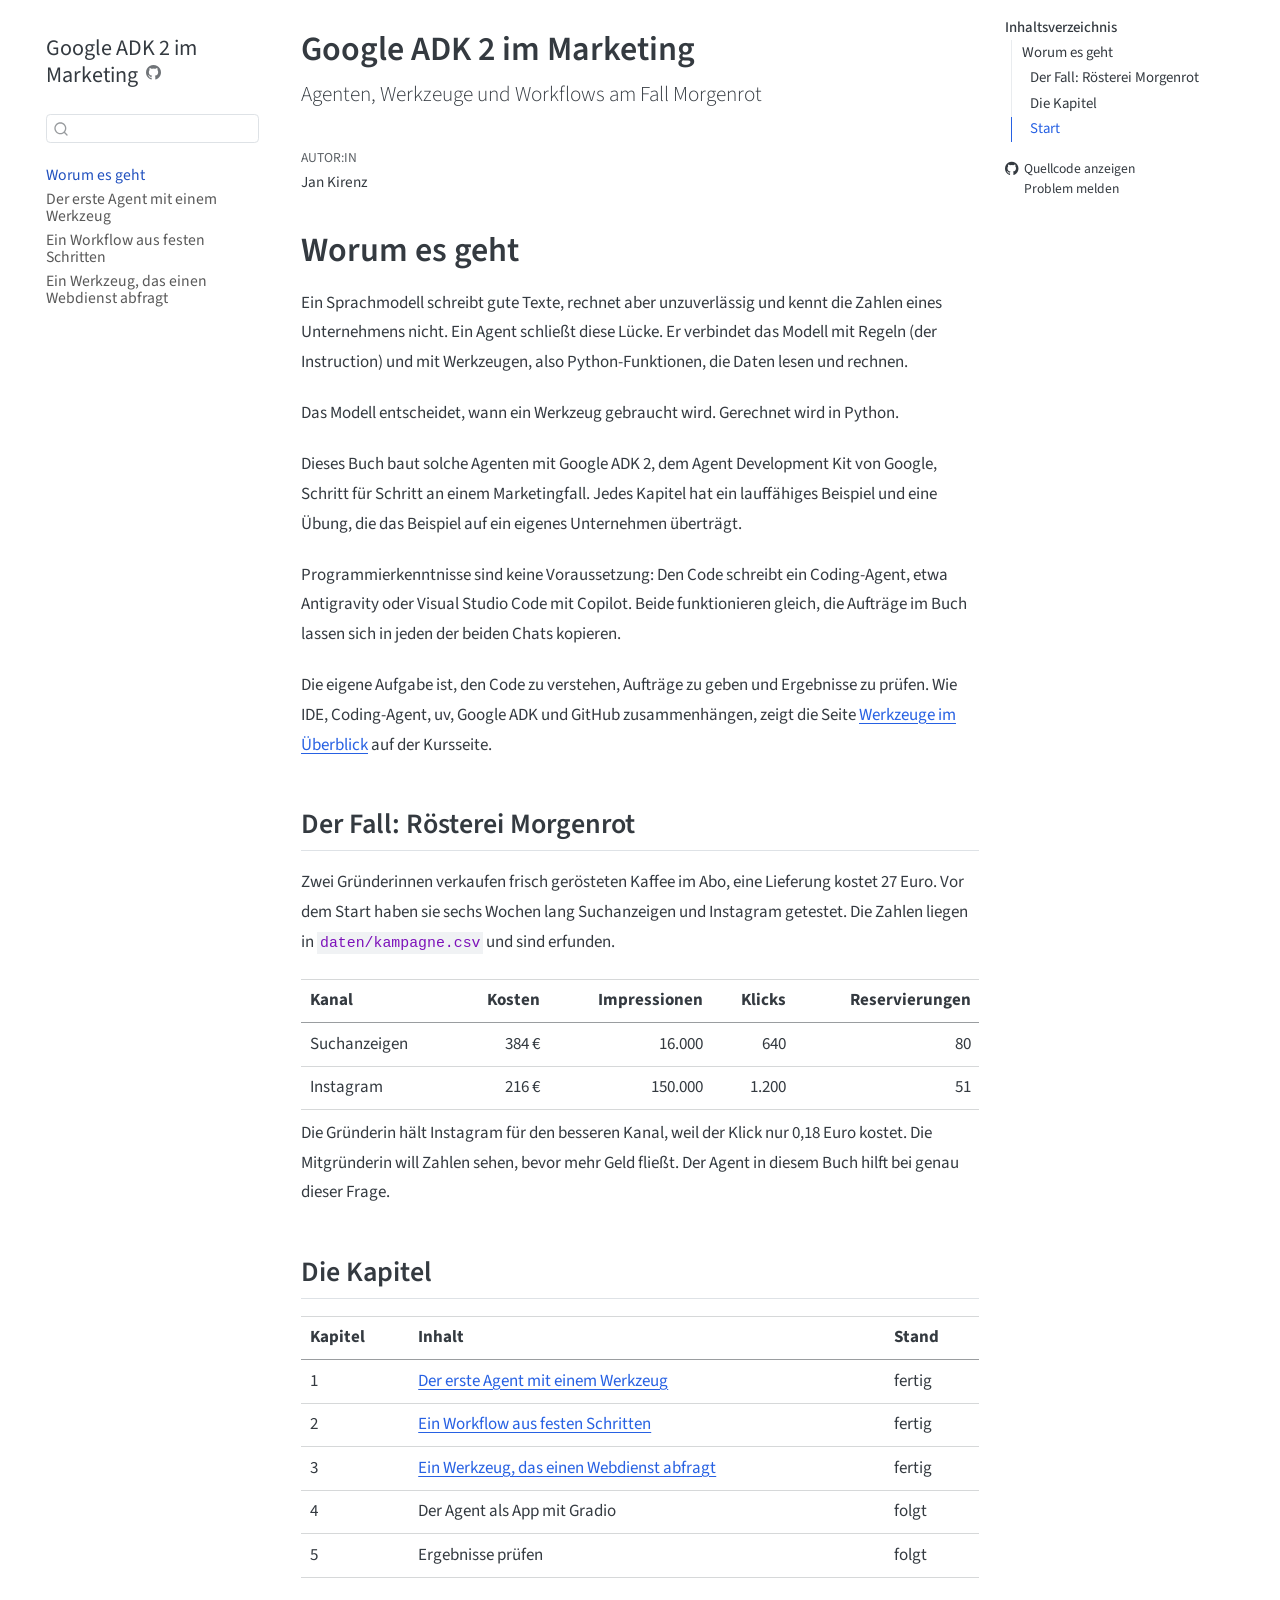
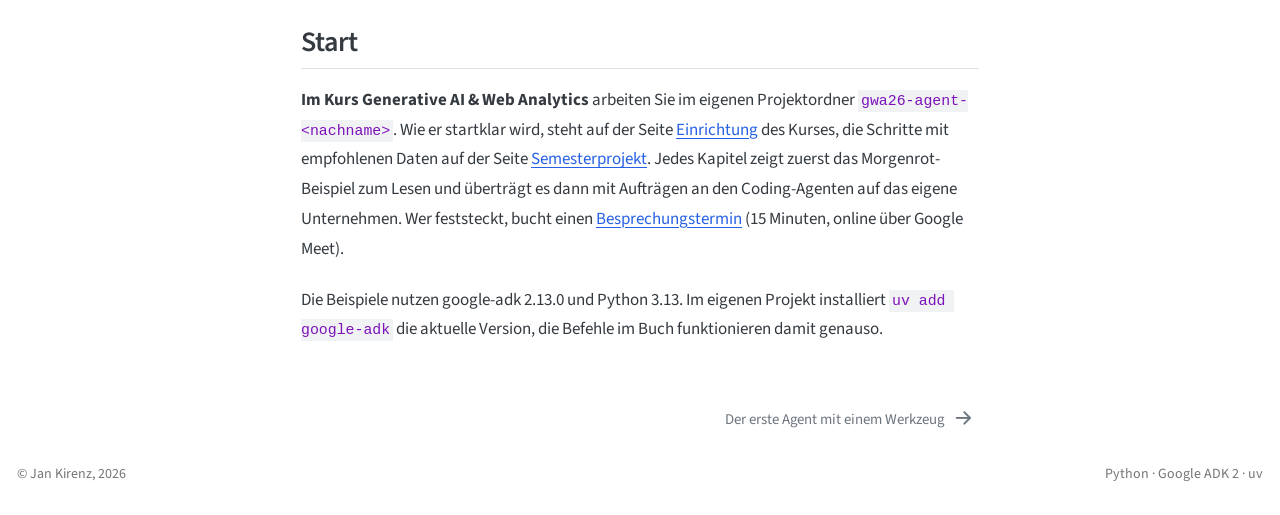
<file: index.html>
<!DOCTYPE html>
<html xmlns="http://www.w3.org/1999/xhtml" lang="de" xml:lang="de"><head>

<meta charset="utf-8">
<meta name="generator" content="quarto-1.8.27">

<meta name="viewport" content="width=device-width, initial-scale=1.0, user-scalable=yes">

<meta name="author" content="Jan Kirenz">

<title>Google ADK 2 im Marketing</title>
<style>
code{white-space: pre-wrap;}
span.smallcaps{font-variant: small-caps;}
div.columns{display: flex; gap: min(4vw, 1.5em);}
div.column{flex: auto; overflow-x: auto;}
div.hanging-indent{margin-left: 1.5em; text-indent: -1.5em;}
ul.task-list{list-style: none;}
ul.task-list li input[type="checkbox"] {
  width: 0.8em;
  margin: 0 0.8em 0.2em -1em; /* quarto-specific, see https://github.com/quarto-dev/quarto-cli/issues/4556 */ 
  vertical-align: middle;
}
</style>


<script src="site_libs/quarto-nav/quarto-nav.js"></script>
<script src="site_libs/quarto-nav/headroom.min.js"></script>
<script src="site_libs/clipboard/clipboard.min.js"></script>
<script src="site_libs/quarto-search/autocomplete.umd.js"></script>
<script src="site_libs/quarto-search/fuse.min.js"></script>
<script src="site_libs/quarto-search/quarto-search.js"></script>
<meta name="quarto:offset" content="./">
<link href="./kapitel/01-erster-agent.html" rel="next">
<script src="site_libs/quarto-html/quarto.js" type="module"></script>
<script src="site_libs/quarto-html/tabsets/tabsets.js" type="module"></script>
<script src="site_libs/quarto-html/axe/axe-check.js" type="module"></script>
<script src="site_libs/quarto-html/popper.min.js"></script>
<script src="site_libs/quarto-html/tippy.umd.min.js"></script>
<script src="site_libs/quarto-html/anchor.min.js"></script>
<link href="site_libs/quarto-html/tippy.css" rel="stylesheet">
<link href="site_libs/quarto-html/quarto-syntax-highlighting-ed96de9b727972fe78a7b5d16c58bf87.css" rel="stylesheet" id="quarto-text-highlighting-styles">
<script src="site_libs/bootstrap/bootstrap.min.js"></script>
<link href="site_libs/bootstrap/bootstrap-icons.css" rel="stylesheet">
<link href="site_libs/bootstrap/bootstrap-5ea8f22911a6df30576a2a25a24cdd7a.min.css" rel="stylesheet" append-hash="true" id="quarto-bootstrap" data-mode="light">
<script id="quarto-search-options" type="application/json">{
  "location": "sidebar",
  "copy-button": false,
  "collapse-after": 3,
  "panel-placement": "start",
  "type": "textbox",
  "limit": 50,
  "keyboard-shortcut": [
    "f",
    "/",
    "s"
  ],
  "show-item-context": false,
  "language": {
    "search-no-results-text": "Keine Treffer",
    "search-matching-documents-text": "Treffer",
    "search-copy-link-title": "Link in die Suche kopieren",
    "search-hide-matches-text": "Zusätzliche Treffer verbergen",
    "search-more-match-text": "weitere Treffer in diesem Dokument",
    "search-more-matches-text": "weitere Treffer in diesem Dokument",
    "search-clear-button-title": "Zurücksetzen",
    "search-text-placeholder": "",
    "search-detached-cancel-button-title": "Abbrechen",
    "search-submit-button-title": "Abschicken",
    "search-label": "Suchen"
  }
}</script>


<link rel="stylesheet" href="styles.css">
</head>

<body class="nav-sidebar floating quarto-light">

<div id="quarto-search-results"></div>
  <header id="quarto-header" class="headroom fixed-top">
  <nav class="quarto-secondary-nav">
    <div class="container-fluid d-flex">
      <button type="button" class="quarto-btn-toggle btn" data-bs-toggle="collapse" role="button" data-bs-target=".quarto-sidebar-collapse-item" aria-controls="quarto-sidebar" aria-expanded="false" aria-label="Seitenleiste umschalten" onclick="if (window.quartoToggleHeadroom) { window.quartoToggleHeadroom(); }">
        <i class="bi bi-layout-text-sidebar-reverse"></i>
      </button>
        <nav class="quarto-page-breadcrumbs" aria-label="breadcrumb"><ol class="breadcrumb"><li class="breadcrumb-item"><a href="./index.html">Worum es geht</a></li></ol></nav>
        <a class="flex-grow-1" role="navigation" data-bs-toggle="collapse" data-bs-target=".quarto-sidebar-collapse-item" aria-controls="quarto-sidebar" aria-expanded="false" aria-label="Seitenleiste umschalten" onclick="if (window.quartoToggleHeadroom) { window.quartoToggleHeadroom(); }">      
        </a>
      <button type="button" class="btn quarto-search-button" aria-label="Suchen" onclick="window.quartoOpenSearch();">
        <i class="bi bi-search"></i>
      </button>
    </div>
  </nav>
</header>
<!-- content -->
<div id="quarto-content" class="quarto-container page-columns page-rows-contents page-layout-article">
<!-- sidebar -->
  <nav id="quarto-sidebar" class="sidebar collapse collapse-horizontal quarto-sidebar-collapse-item sidebar-navigation floating overflow-auto">
    <div class="pt-lg-2 mt-2 text-left sidebar-header">
    <div class="sidebar-title mb-0 py-0">
      <a href="./">Google ADK 2 im Marketing</a> 
        <div class="sidebar-tools-main">
    <a href="https://github.com/kirenz/google-adk-2-marketing" title="Quellcode" class="quarto-navigation-tool px-1" aria-label="Quellcode"><i class="bi bi-github"></i></a>
</div>
    </div>
      </div>
        <div class="mt-2 flex-shrink-0 align-items-center">
        <div class="sidebar-search">
        <div id="quarto-search" class="" title="Suchen"></div>
        </div>
        </div>
    <div class="sidebar-menu-container"> 
    <ul class="list-unstyled mt-1">
        <li class="sidebar-item">
  <div class="sidebar-item-container"> 
  <a href="./index.html" class="sidebar-item-text sidebar-link active">
 <span class="menu-text">Worum es geht</span></a>
  </div>
</li>
        <li class="sidebar-item">
  <div class="sidebar-item-container"> 
  <a href="./kapitel/01-erster-agent.html" class="sidebar-item-text sidebar-link"><span class="chapter-title">Der erste Agent mit einem Werkzeug</span></a>
  </div>
</li>
        <li class="sidebar-item">
  <div class="sidebar-item-container"> 
  <a href="./kapitel/02-workflow.html" class="sidebar-item-text sidebar-link"><span class="chapter-title">Ein Workflow aus festen Schritten</span></a>
  </div>
</li>
        <li class="sidebar-item">
  <div class="sidebar-item-container"> 
  <a href="./kapitel/03-webdienst.html" class="sidebar-item-text sidebar-link"><span class="chapter-title">Ein Werkzeug, das einen Webdienst abfragt</span></a>
  </div>
</li>
    </ul>
    </div>
</nav>
<div id="quarto-sidebar-glass" class="quarto-sidebar-collapse-item" data-bs-toggle="collapse" data-bs-target=".quarto-sidebar-collapse-item"></div>
<!-- margin-sidebar -->
    <div id="quarto-margin-sidebar" class="sidebar margin-sidebar">
        <nav id="TOC" role="doc-toc" class="toc-active">
    <h2 id="toc-title">Inhaltsverzeichnis</h2>
   
  <ul>
  <li><a href="#worum-es-geht" id="toc-worum-es-geht" class="nav-link active" data-scroll-target="#worum-es-geht">Worum es geht</a>
  <ul class="collapse">
  <li><a href="#der-fall-rösterei-morgenrot" id="toc-der-fall-rösterei-morgenrot" class="nav-link" data-scroll-target="#der-fall-rösterei-morgenrot">Der Fall: Rösterei Morgenrot</a></li>
  <li><a href="#die-kapitel" id="toc-die-kapitel" class="nav-link" data-scroll-target="#die-kapitel">Die Kapitel</a></li>
  <li><a href="#start" id="toc-start" class="nav-link" data-scroll-target="#start">Start</a></li>
  </ul></li>
  </ul>
<div class="toc-actions"><ul><li><a href="https://github.com/kirenz/google-adk-2-marketing/blob/main/index.qmd" class="toc-action"><i class="bi bi-github"></i>Quellcode anzeigen</a></li><li><a href="https://github.com/kirenz/google-adk-2-marketing/issues/new" class="toc-action"><i class="bi empty"></i>Problem melden</a></li></ul></div></nav>
    </div>
<!-- main -->
<main class="content" id="quarto-document-content">

<header id="title-block-header" class="quarto-title-block default">
<div class="quarto-title">
<h1 class="title">Google ADK 2 im Marketing</h1>
<p class="subtitle lead">Agenten, Werkzeuge und Workflows am Fall Morgenrot</p>
</div>



<div class="quarto-title-meta">

    <div>
    <div class="quarto-title-meta-heading">Autor:in</div>
    <div class="quarto-title-meta-contents">
             <p>Jan Kirenz </p>
          </div>
  </div>
    
  
    
  </div>
  


</header>


<section id="worum-es-geht" class="level1 unnumbered">
<h1 class="unnumbered">Worum es geht</h1>
<p>Ein Sprachmodell schreibt gute Texte, rechnet aber unzuverlässig und kennt die Zahlen eines Unternehmens nicht. Ein Agent schließt diese Lücke. Er verbindet das Modell mit Regeln (der Instruction) und mit Werkzeugen, also Python-Funktionen, die Daten lesen und rechnen.</p>
<p>Das Modell entscheidet, wann ein Werkzeug gebraucht wird. Gerechnet wird in Python.</p>
<p>Dieses Buch baut solche Agenten mit Google ADK 2, dem Agent Development Kit von Google, Schritt für Schritt an einem Marketingfall. Jedes Kapitel hat ein lauffähiges Beispiel und eine Übung, die das Beispiel auf ein eigenes Unternehmen überträgt.</p>
<p>Programmierkenntnisse sind keine Voraussetzung: Den Code schreibt ein Coding-Agent, etwa Antigravity oder Visual Studio Code mit Copilot. Beide funktionieren gleich, die Aufträge im Buch lassen sich in jeden der beiden Chats kopieren.</p>
<p>Die eigene Aufgabe ist, den Code zu verstehen, Aufträge zu geben und Ergebnisse zu prüfen. Wie IDE, Coding-Agent, uv, Google ADK und GitHub zusammenhängen, zeigt die Seite <a href="https://kirenz.github.io/genai-web-analytics-ws2627/bausteine.html">Werkzeuge im Überblick</a> auf der Kursseite.</p>
<section id="der-fall-rösterei-morgenrot" class="level2">
<h2 class="anchored" data-anchor-id="der-fall-rösterei-morgenrot">Der Fall: Rösterei Morgenrot</h2>
<p>Zwei Gründerinnen verkaufen frisch gerösteten Kaffee im Abo, eine Lieferung kostet 27 Euro. Vor dem Start haben sie sechs Wochen lang Suchanzeigen und Instagram getestet. Die Zahlen liegen in <code>daten/kampagne.csv</code> und sind erfunden.</p>
<table class="caption-top table">
<thead>
<tr class="header">
<th>Kanal</th>
<th style="text-align: right;">Kosten</th>
<th style="text-align: right;">Impressionen</th>
<th style="text-align: right;">Klicks</th>
<th style="text-align: right;">Reservierungen</th>
</tr>
</thead>
<tbody>
<tr class="odd">
<td>Suchanzeigen</td>
<td style="text-align: right;">384 €</td>
<td style="text-align: right;">16.000</td>
<td style="text-align: right;">640</td>
<td style="text-align: right;">80</td>
</tr>
<tr class="even">
<td>Instagram</td>
<td style="text-align: right;">216 €</td>
<td style="text-align: right;">150.000</td>
<td style="text-align: right;">1.200</td>
<td style="text-align: right;">51</td>
</tr>
</tbody>
</table>
<p>Die Gründerin hält Instagram für den besseren Kanal, weil der Klick nur 0,18 Euro kostet. Die Mitgründerin will Zahlen sehen, bevor mehr Geld fließt. Der Agent in diesem Buch hilft bei genau dieser Frage.</p>
</section>
<section id="die-kapitel" class="level2">
<h2 class="anchored" data-anchor-id="die-kapitel">Die Kapitel</h2>
<table class="caption-top table">
<thead>
<tr class="header">
<th>Kapitel</th>
<th>Inhalt</th>
<th>Stand</th>
</tr>
</thead>
<tbody>
<tr class="odd">
<td>1</td>
<td><a href="./kapitel/01-erster-agent.html">Der erste Agent mit einem Werkzeug</a></td>
<td>fertig</td>
</tr>
<tr class="even">
<td>2</td>
<td><a href="./kapitel/02-workflow.html">Ein Workflow aus festen Schritten</a></td>
<td>fertig</td>
</tr>
<tr class="odd">
<td>3</td>
<td><a href="./kapitel/03-webdienst.html">Ein Werkzeug, das einen Webdienst abfragt</a></td>
<td>fertig</td>
</tr>
<tr class="even">
<td>4</td>
<td>Der Agent als App mit Gradio</td>
<td>folgt</td>
</tr>
<tr class="odd">
<td>5</td>
<td>Ergebnisse prüfen</td>
<td>folgt</td>
</tr>
</tbody>
</table>
</section>
<section id="start" class="level2">
<h2 class="anchored" data-anchor-id="start">Start</h2>
<p><strong>Im Kurs Generative AI &amp; Web Analytics</strong> arbeiten Sie im eigenen Projektordner <code>gwa26-agent-&lt;nachname&gt;</code>. Wie er startklar wird, steht auf der Seite <a href="https://kirenz.github.io/genai-web-analytics-ws2627/einrichtung.html#adk">Einrichtung</a> des Kurses, die Schritte mit empfohlenen Daten auf der Seite <a href="https://kirenz.github.io/genai-web-analytics-ws2627/projekt.html">Semesterprojekt</a>. Jedes Kapitel zeigt zuerst das Morgenrot-Beispiel zum Lesen und überträgt es dann mit Aufträgen an den Coding-Agenten auf das eigene Unternehmen. Wer feststeckt, bucht einen <a href="https://calendar.google.com/calendar/appointments/schedules/AcZssZ0-Br2i3czDONX0VmA8fOW7ttU9xKOCCrxyWJr2KItZ9CI-EB-2F3IUIAyhdoL97wEMHfzMft3J">Besprechungstermin</a> (15 Minuten, online über Google Meet).</p>
<p>Die Beispiele nutzen google-adk 2.13.0 und Python 3.13. Im eigenen Projekt installiert <code>uv add google-adk</code> die aktuelle Version, die Befehle im Buch funktionieren damit genauso.</p>


</section>
</section>

</main> <!-- /main -->
<script>
document.addEventListener("DOMContentLoaded", function () {
  document.querySelectorAll("pre.prompt").forEach(function (pre) {
    var knopf = document.createElement("button");
    knopf.type = "button";
    knopf.className = "prompt-copy";
    knopf.textContent = "Kopieren";
    knopf.addEventListener("click", function () {
      var text = pre.querySelector("code").innerText;
      navigator.clipboard.writeText(text).then(function () {
        knopf.textContent = "Kopiert";
        setTimeout(function () { knopf.textContent = "Kopieren"; }, 1500);
      });
    });
    pre.appendChild(knopf);
  });
});
</script>
<script id="quarto-html-after-body" type="application/javascript">
  window.document.addEventListener("DOMContentLoaded", function (event) {
    const icon = "";
    const anchorJS = new window.AnchorJS();
    anchorJS.options = {
      placement: 'right',
      icon: icon
    };
    anchorJS.add('.anchored');
    const isCodeAnnotation = (el) => {
      for (const clz of el.classList) {
        if (clz.startsWith('code-annotation-')) {                     
          return true;
        }
      }
      return false;
    }
    const onCopySuccess = function(e) {
      // button target
      const button = e.trigger;
      // don't keep focus
      button.blur();
      // flash "checked"
      button.classList.add('code-copy-button-checked');
      var currentTitle = button.getAttribute("title");
      button.setAttribute("title", "Kopiert");
      let tooltip;
      if (window.bootstrap) {
        button.setAttribute("data-bs-toggle", "tooltip");
        button.setAttribute("data-bs-placement", "left");
        button.setAttribute("data-bs-title", "Kopiert");
        tooltip = new bootstrap.Tooltip(button, 
          { trigger: "manual", 
            customClass: "code-copy-button-tooltip",
            offset: [0, -8]});
        tooltip.show();    
      }
      setTimeout(function() {
        if (tooltip) {
          tooltip.hide();
          button.removeAttribute("data-bs-title");
          button.removeAttribute("data-bs-toggle");
          button.removeAttribute("data-bs-placement");
        }
        button.setAttribute("title", currentTitle);
        button.classList.remove('code-copy-button-checked');
      }, 1000);
      // clear code selection
      e.clearSelection();
    }
    const getTextToCopy = function(trigger) {
      const outerScaffold = trigger.parentElement.cloneNode(true);
      const codeEl = outerScaffold.querySelector('code');
      for (const childEl of codeEl.children) {
        if (isCodeAnnotation(childEl)) {
          childEl.remove();
        }
      }
      return codeEl.innerText;
    }
    const clipboard = new window.ClipboardJS('.code-copy-button:not([data-in-quarto-modal])', {
      text: getTextToCopy
    });
    clipboard.on('success', onCopySuccess);
    if (window.document.getElementById('quarto-embedded-source-code-modal')) {
      const clipboardModal = new window.ClipboardJS('.code-copy-button[data-in-quarto-modal]', {
        text: getTextToCopy,
        container: window.document.getElementById('quarto-embedded-source-code-modal')
      });
      clipboardModal.on('success', onCopySuccess);
    }
      var localhostRegex = new RegExp(/^(?:http|https):\/\/localhost\:?[0-9]*\//);
      var mailtoRegex = new RegExp(/^mailto:/);
        var filterRegex = new RegExp('/' + window.location.host + '/');
      var isInternal = (href) => {
          return filterRegex.test(href) || localhostRegex.test(href) || mailtoRegex.test(href);
      }
      // Inspect non-navigation links and adorn them if external
     var links = window.document.querySelectorAll('a[href]:not(.nav-link):not(.navbar-brand):not(.toc-action):not(.sidebar-link):not(.sidebar-item-toggle):not(.pagination-link):not(.no-external):not([aria-hidden]):not(.dropdown-item):not(.quarto-navigation-tool):not(.about-link)');
      for (var i=0; i<links.length; i++) {
        const link = links[i];
        if (!isInternal(link.href)) {
          // undo the damage that might have been done by quarto-nav.js in the case of
          // links that we want to consider external
          if (link.dataset.originalHref !== undefined) {
            link.href = link.dataset.originalHref;
          }
        }
      }
    function tippyHover(el, contentFn, onTriggerFn, onUntriggerFn) {
      const config = {
        allowHTML: true,
        maxWidth: 500,
        delay: 100,
        arrow: false,
        appendTo: function(el) {
            return el.parentElement;
        },
        interactive: true,
        interactiveBorder: 10,
        theme: 'quarto',
        placement: 'bottom-start',
      };
      if (contentFn) {
        config.content = contentFn;
      }
      if (onTriggerFn) {
        config.onTrigger = onTriggerFn;
      }
      if (onUntriggerFn) {
        config.onUntrigger = onUntriggerFn;
      }
      window.tippy(el, config); 
    }
    const noterefs = window.document.querySelectorAll('a[role="doc-noteref"]');
    for (var i=0; i<noterefs.length; i++) {
      const ref = noterefs[i];
      tippyHover(ref, function() {
        // use id or data attribute instead here
        let href = ref.getAttribute('data-footnote-href') || ref.getAttribute('href');
        try { href = new URL(href).hash; } catch {}
        const id = href.replace(/^#\/?/, "");
        const note = window.document.getElementById(id);
        if (note) {
          return note.innerHTML;
        } else {
          return "";
        }
      });
    }
    const xrefs = window.document.querySelectorAll('a.quarto-xref');
    const processXRef = (id, note) => {
      // Strip column container classes
      const stripColumnClz = (el) => {
        el.classList.remove("page-full", "page-columns");
        if (el.children) {
          for (const child of el.children) {
            stripColumnClz(child);
          }
        }
      }
      stripColumnClz(note)
      if (id === null || id.startsWith('sec-')) {
        // Special case sections, only their first couple elements
        const container = document.createElement("div");
        if (note.children && note.children.length > 2) {
          container.appendChild(note.children[0].cloneNode(true));
          for (let i = 1; i < note.children.length; i++) {
            const child = note.children[i];
            if (child.tagName === "P" && child.innerText === "") {
              continue;
            } else {
              container.appendChild(child.cloneNode(true));
              break;
            }
          }
          if (window.Quarto?.typesetMath) {
            window.Quarto.typesetMath(container);
          }
          return container.innerHTML
        } else {
          if (window.Quarto?.typesetMath) {
            window.Quarto.typesetMath(note);
          }
          return note.innerHTML;
        }
      } else {
        // Remove any anchor links if they are present
        const anchorLink = note.querySelector('a.anchorjs-link');
        if (anchorLink) {
          anchorLink.remove();
        }
        if (window.Quarto?.typesetMath) {
          window.Quarto.typesetMath(note);
        }
        if (note.classList.contains("callout")) {
          return note.outerHTML;
        } else {
          return note.innerHTML;
        }
      }
    }
    for (var i=0; i<xrefs.length; i++) {
      const xref = xrefs[i];
      tippyHover(xref, undefined, function(instance) {
        instance.disable();
        let url = xref.getAttribute('href');
        let hash = undefined; 
        if (url.startsWith('#')) {
          hash = url;
        } else {
          try { hash = new URL(url).hash; } catch {}
        }
        if (hash) {
          const id = hash.replace(/^#\/?/, "");
          const note = window.document.getElementById(id);
          if (note !== null) {
            try {
              const html = processXRef(id, note.cloneNode(true));
              instance.setContent(html);
            } finally {
              instance.enable();
              instance.show();
            }
          } else {
            // See if we can fetch this
            fetch(url.split('#')[0])
            .then(res => res.text())
            .then(html => {
              const parser = new DOMParser();
              const htmlDoc = parser.parseFromString(html, "text/html");
              const note = htmlDoc.getElementById(id);
              if (note !== null) {
                const html = processXRef(id, note);
                instance.setContent(html);
              } 
            }).finally(() => {
              instance.enable();
              instance.show();
            });
          }
        } else {
          // See if we can fetch a full url (with no hash to target)
          // This is a special case and we should probably do some content thinning / targeting
          fetch(url)
          .then(res => res.text())
          .then(html => {
            const parser = new DOMParser();
            const htmlDoc = parser.parseFromString(html, "text/html");
            const note = htmlDoc.querySelector('main.content');
            if (note !== null) {
              // This should only happen for chapter cross references
              // (since there is no id in the URL)
              // remove the first header
              if (note.children.length > 0 && note.children[0].tagName === "HEADER") {
                note.children[0].remove();
              }
              const html = processXRef(null, note);
              instance.setContent(html);
            } 
          }).finally(() => {
            instance.enable();
            instance.show();
          });
        }
      }, function(instance) {
      });
    }
        let selectedAnnoteEl;
        const selectorForAnnotation = ( cell, annotation) => {
          let cellAttr = 'data-code-cell="' + cell + '"';
          let lineAttr = 'data-code-annotation="' +  annotation + '"';
          const selector = 'span[' + cellAttr + '][' + lineAttr + ']';
          return selector;
        }
        const selectCodeLines = (annoteEl) => {
          const doc = window.document;
          const targetCell = annoteEl.getAttribute("data-target-cell");
          const targetAnnotation = annoteEl.getAttribute("data-target-annotation");
          const annoteSpan = window.document.querySelector(selectorForAnnotation(targetCell, targetAnnotation));
          const lines = annoteSpan.getAttribute("data-code-lines").split(",");
          const lineIds = lines.map((line) => {
            return targetCell + "-" + line;
          })
          let top = null;
          let height = null;
          let parent = null;
          if (lineIds.length > 0) {
              //compute the position of the single el (top and bottom and make a div)
              const el = window.document.getElementById(lineIds[0]);
              top = el.offsetTop;
              height = el.offsetHeight;
              parent = el.parentElement.parentElement;
            if (lineIds.length > 1) {
              const lastEl = window.document.getElementById(lineIds[lineIds.length - 1]);
              const bottom = lastEl.offsetTop + lastEl.offsetHeight;
              height = bottom - top;
            }
            if (top !== null && height !== null && parent !== null) {
              // cook up a div (if necessary) and position it 
              let div = window.document.getElementById("code-annotation-line-highlight");
              if (div === null) {
                div = window.document.createElement("div");
                div.setAttribute("id", "code-annotation-line-highlight");
                div.style.position = 'absolute';
                parent.appendChild(div);
              }
              div.style.top = top - 2 + "px";
              div.style.height = height + 4 + "px";
              div.style.left = 0;
              let gutterDiv = window.document.getElementById("code-annotation-line-highlight-gutter");
              if (gutterDiv === null) {
                gutterDiv = window.document.createElement("div");
                gutterDiv.setAttribute("id", "code-annotation-line-highlight-gutter");
                gutterDiv.style.position = 'absolute';
                const codeCell = window.document.getElementById(targetCell);
                const gutter = codeCell.querySelector('.code-annotation-gutter');
                gutter.appendChild(gutterDiv);
              }
              gutterDiv.style.top = top - 2 + "px";
              gutterDiv.style.height = height + 4 + "px";
            }
            selectedAnnoteEl = annoteEl;
          }
        };
        const unselectCodeLines = () => {
          const elementsIds = ["code-annotation-line-highlight", "code-annotation-line-highlight-gutter"];
          elementsIds.forEach((elId) => {
            const div = window.document.getElementById(elId);
            if (div) {
              div.remove();
            }
          });
          selectedAnnoteEl = undefined;
        };
          // Handle positioning of the toggle
      window.addEventListener(
        "resize",
        throttle(() => {
          elRect = undefined;
          if (selectedAnnoteEl) {
            selectCodeLines(selectedAnnoteEl);
          }
        }, 10)
      );
      function throttle(fn, ms) {
      let throttle = false;
      let timer;
        return (...args) => {
          if(!throttle) { // first call gets through
              fn.apply(this, args);
              throttle = true;
          } else { // all the others get throttled
              if(timer) clearTimeout(timer); // cancel #2
              timer = setTimeout(() => {
                fn.apply(this, args);
                timer = throttle = false;
              }, ms);
          }
        };
      }
        // Attach click handler to the DT
        const annoteDls = window.document.querySelectorAll('dt[data-target-cell]');
        for (const annoteDlNode of annoteDls) {
          annoteDlNode.addEventListener('click', (event) => {
            const clickedEl = event.target;
            if (clickedEl !== selectedAnnoteEl) {
              unselectCodeLines();
              const activeEl = window.document.querySelector('dt[data-target-cell].code-annotation-active');
              if (activeEl) {
                activeEl.classList.remove('code-annotation-active');
              }
              selectCodeLines(clickedEl);
              clickedEl.classList.add('code-annotation-active');
            } else {
              // Unselect the line
              unselectCodeLines();
              clickedEl.classList.remove('code-annotation-active');
            }
          });
        }
    const findCites = (el) => {
      const parentEl = el.parentElement;
      if (parentEl) {
        const cites = parentEl.dataset.cites;
        if (cites) {
          return {
            el,
            cites: cites.split(' ')
          };
        } else {
          return findCites(el.parentElement)
        }
      } else {
        return undefined;
      }
    };
    var bibliorefs = window.document.querySelectorAll('a[role="doc-biblioref"]');
    for (var i=0; i<bibliorefs.length; i++) {
      const ref = bibliorefs[i];
      const citeInfo = findCites(ref);
      if (citeInfo) {
        tippyHover(citeInfo.el, function() {
          var popup = window.document.createElement('div');
          citeInfo.cites.forEach(function(cite) {
            var citeDiv = window.document.createElement('div');
            citeDiv.classList.add('hanging-indent');
            citeDiv.classList.add('csl-entry');
            var biblioDiv = window.document.getElementById('ref-' + cite);
            if (biblioDiv) {
              citeDiv.innerHTML = biblioDiv.innerHTML;
            }
            popup.appendChild(citeDiv);
          });
          return popup.innerHTML;
        });
      }
    }
  });
  </script>
<nav class="page-navigation">
  <div class="nav-page nav-page-previous">
  </div>
  <div class="nav-page nav-page-next">
      <a href="./kapitel/01-erster-agent.html" class="pagination-link" aria-label="Der erste Agent mit einem Werkzeug">
        <span class="nav-page-text"><span class="chapter-title">Der erste Agent mit einem Werkzeug</span></span> <i class="bi bi-arrow-right-short"></i>
      </a>
  </div>
</nav>
</div> <!-- /content -->
<footer class="footer">
  <div class="nav-footer">
    <div class="nav-footer-left">
<p>© Jan Kirenz, 2026</p>
</div>   
    <div class="nav-footer-center">
      &nbsp;
    <div class="toc-actions d-sm-block d-md-none"><ul><li><a href="https://github.com/kirenz/google-adk-2-marketing/blob/main/index.qmd" class="toc-action"><i class="bi bi-github"></i>Quellcode anzeigen</a></li><li><a href="https://github.com/kirenz/google-adk-2-marketing/issues/new" class="toc-action"><i class="bi empty"></i>Problem melden</a></li></ul></div></div>
    <div class="nav-footer-right">
<p>Python · Google ADK 2 · uv</p>
</div>
  </div>
</footer>




</body></html>
</file>
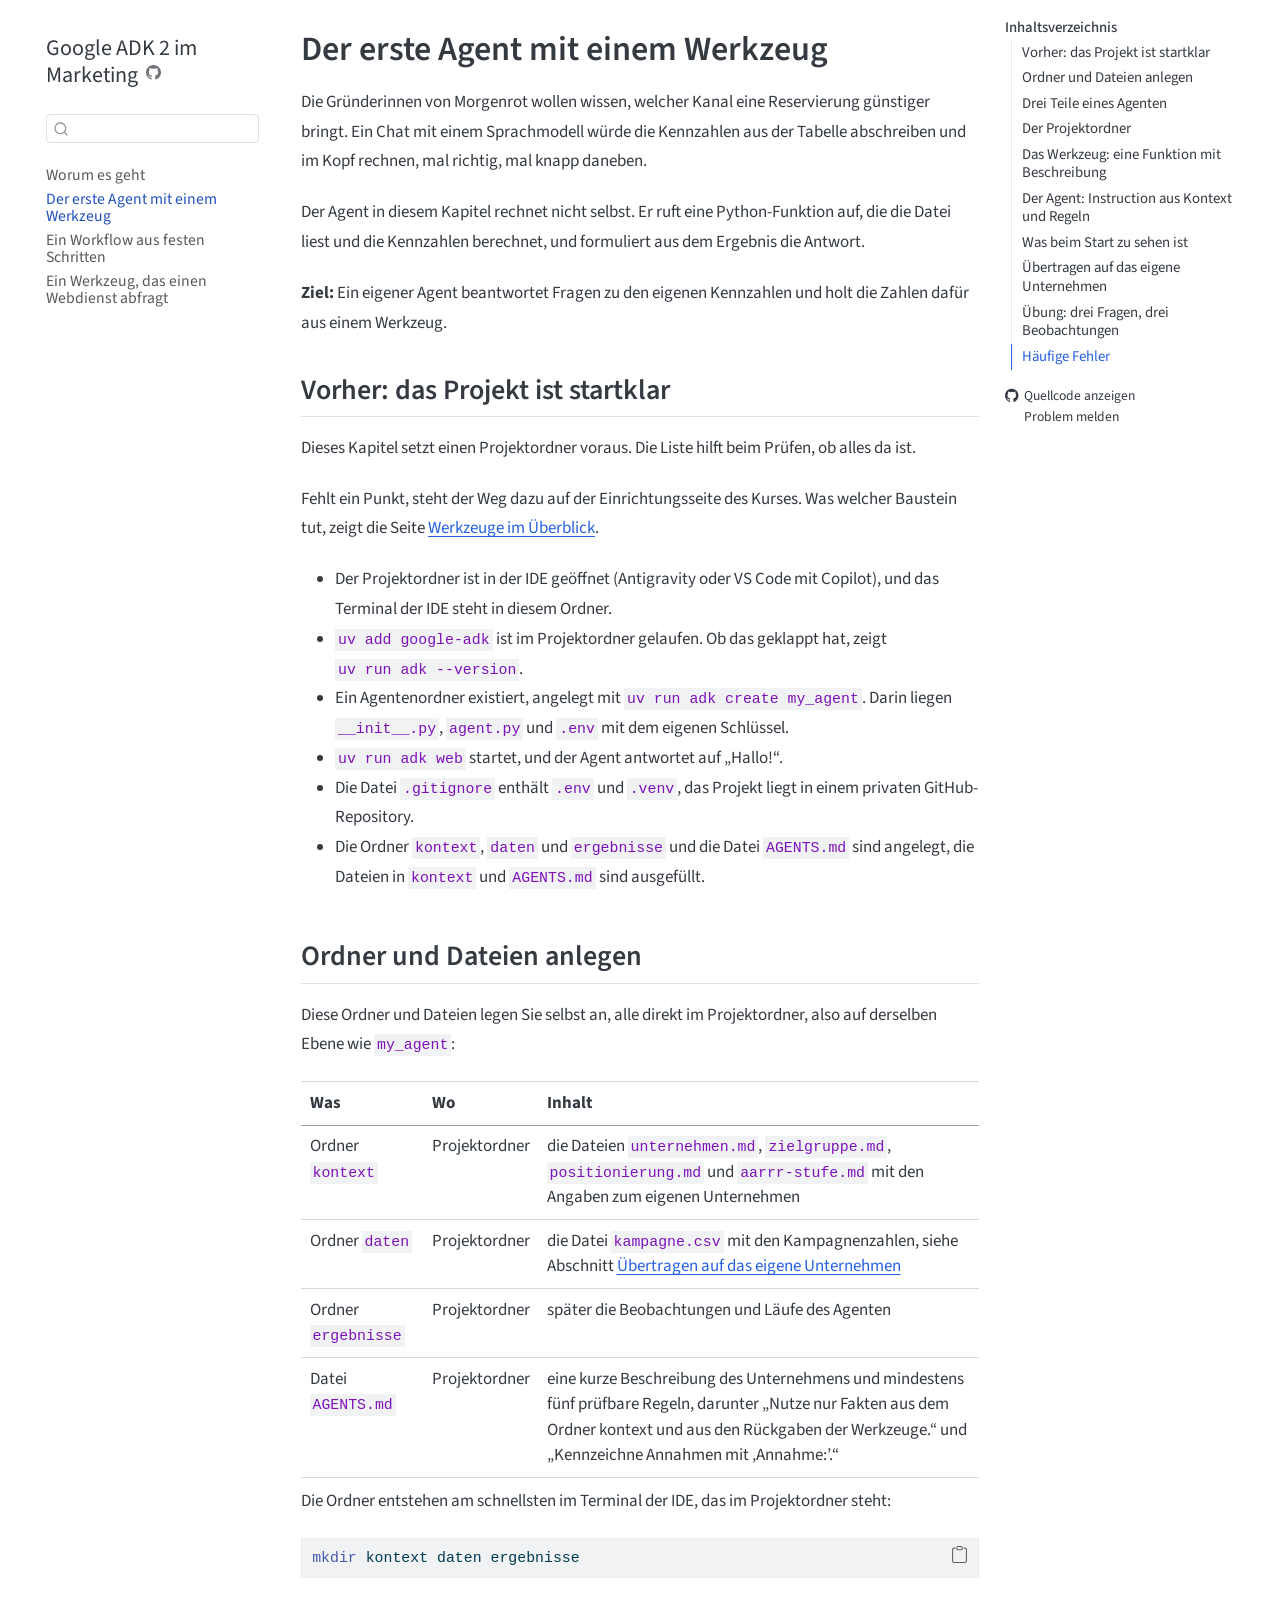
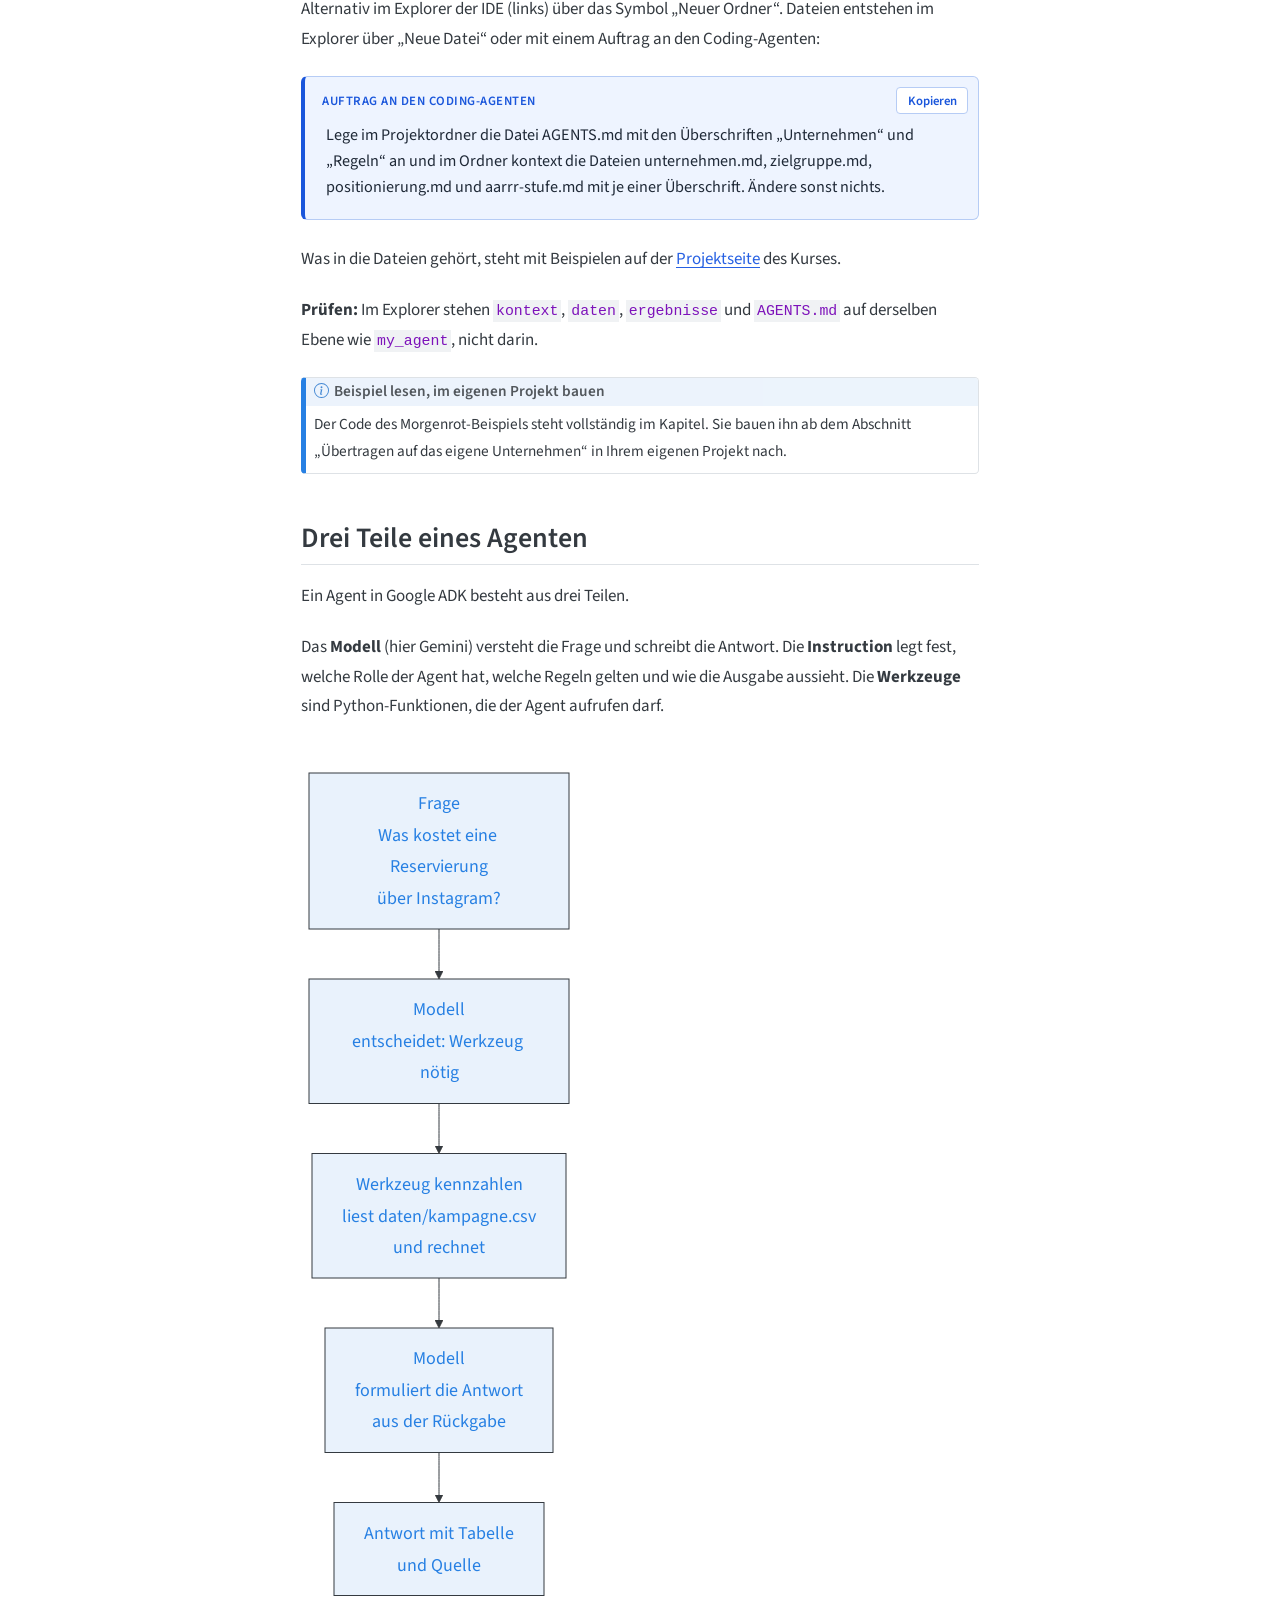
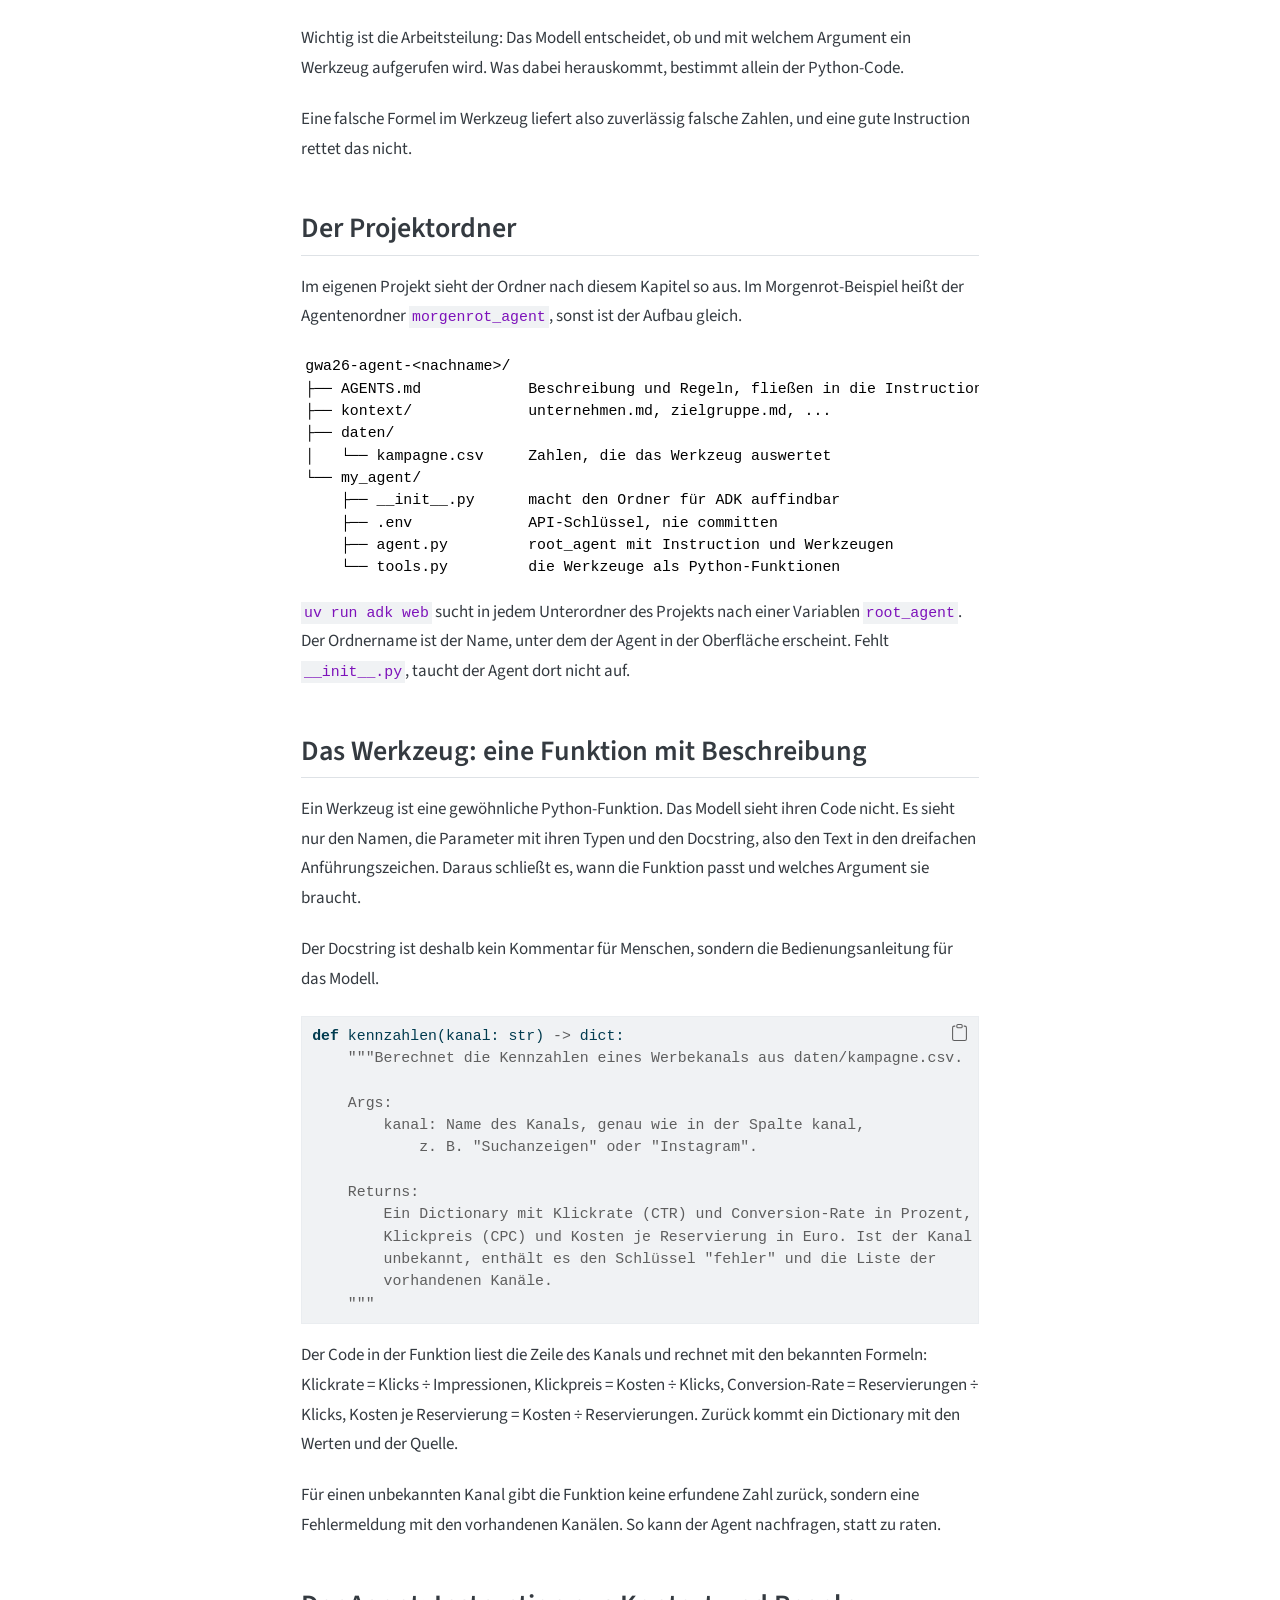
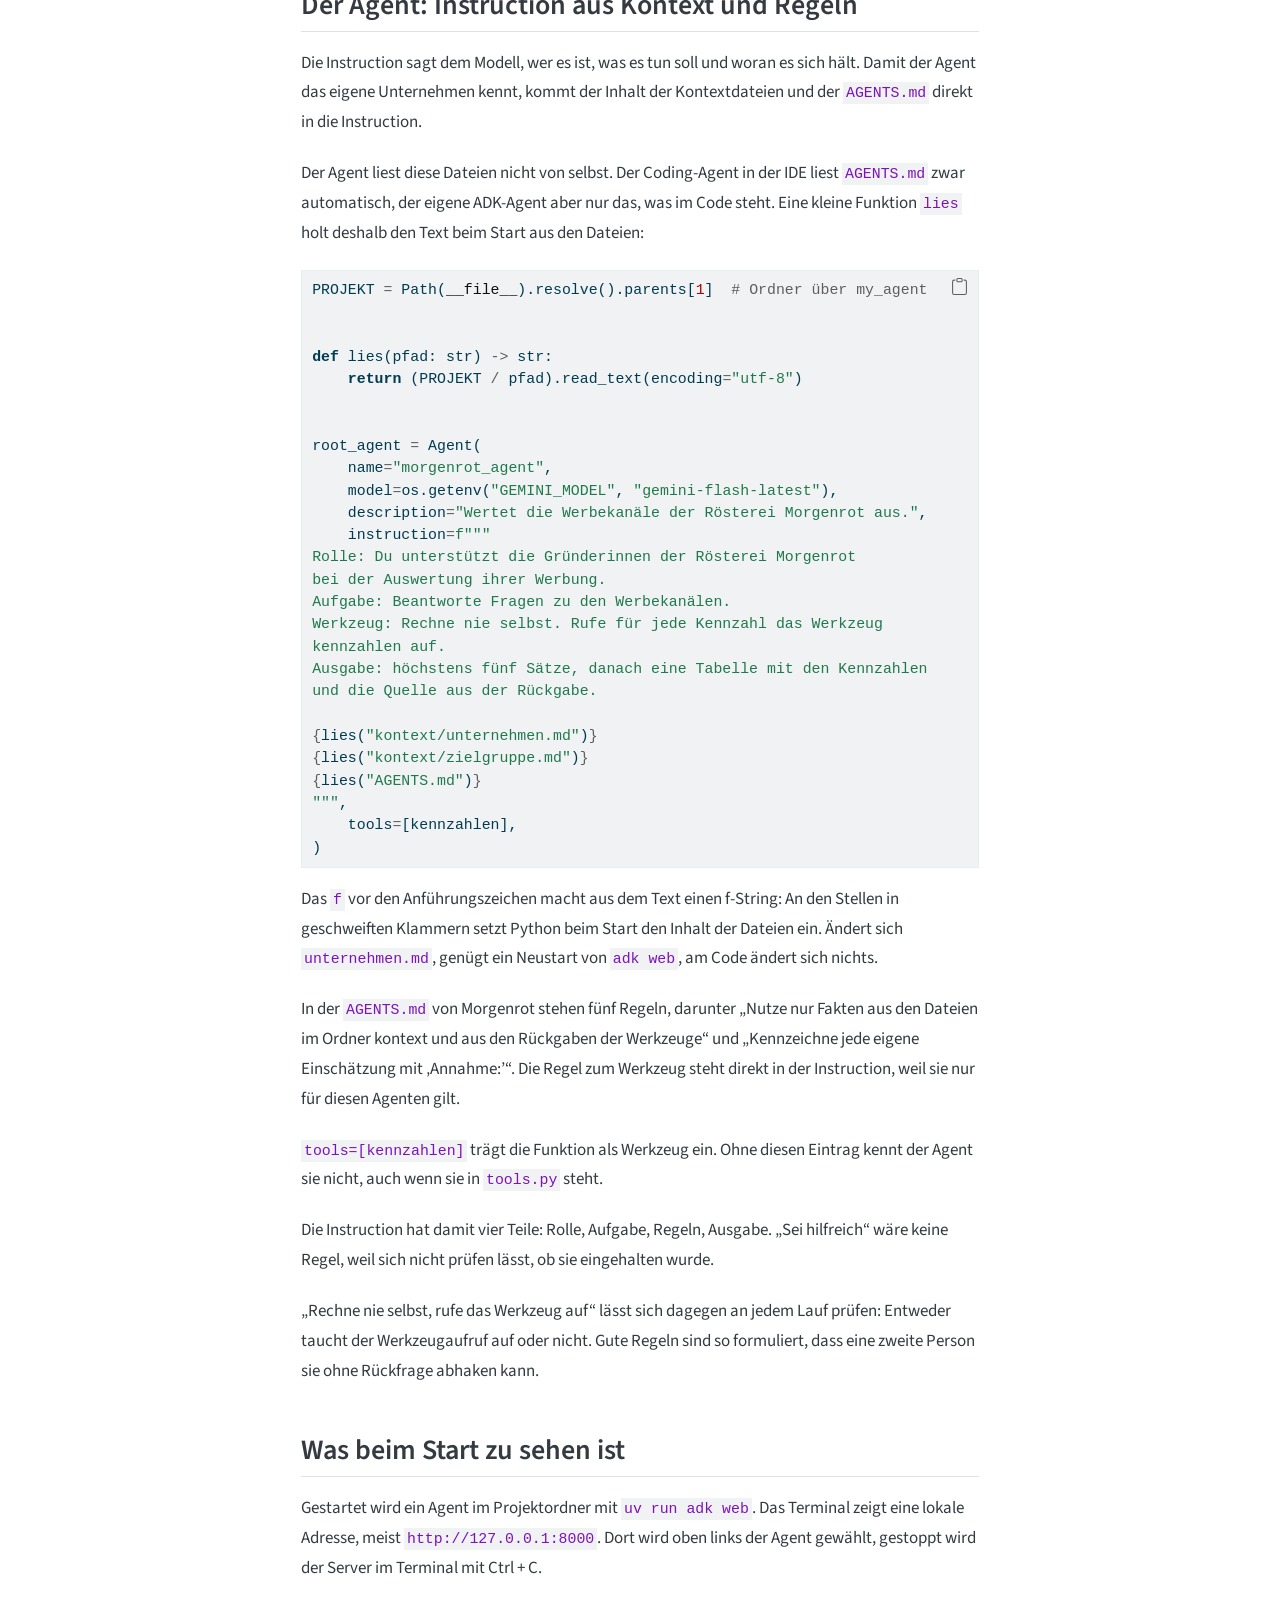
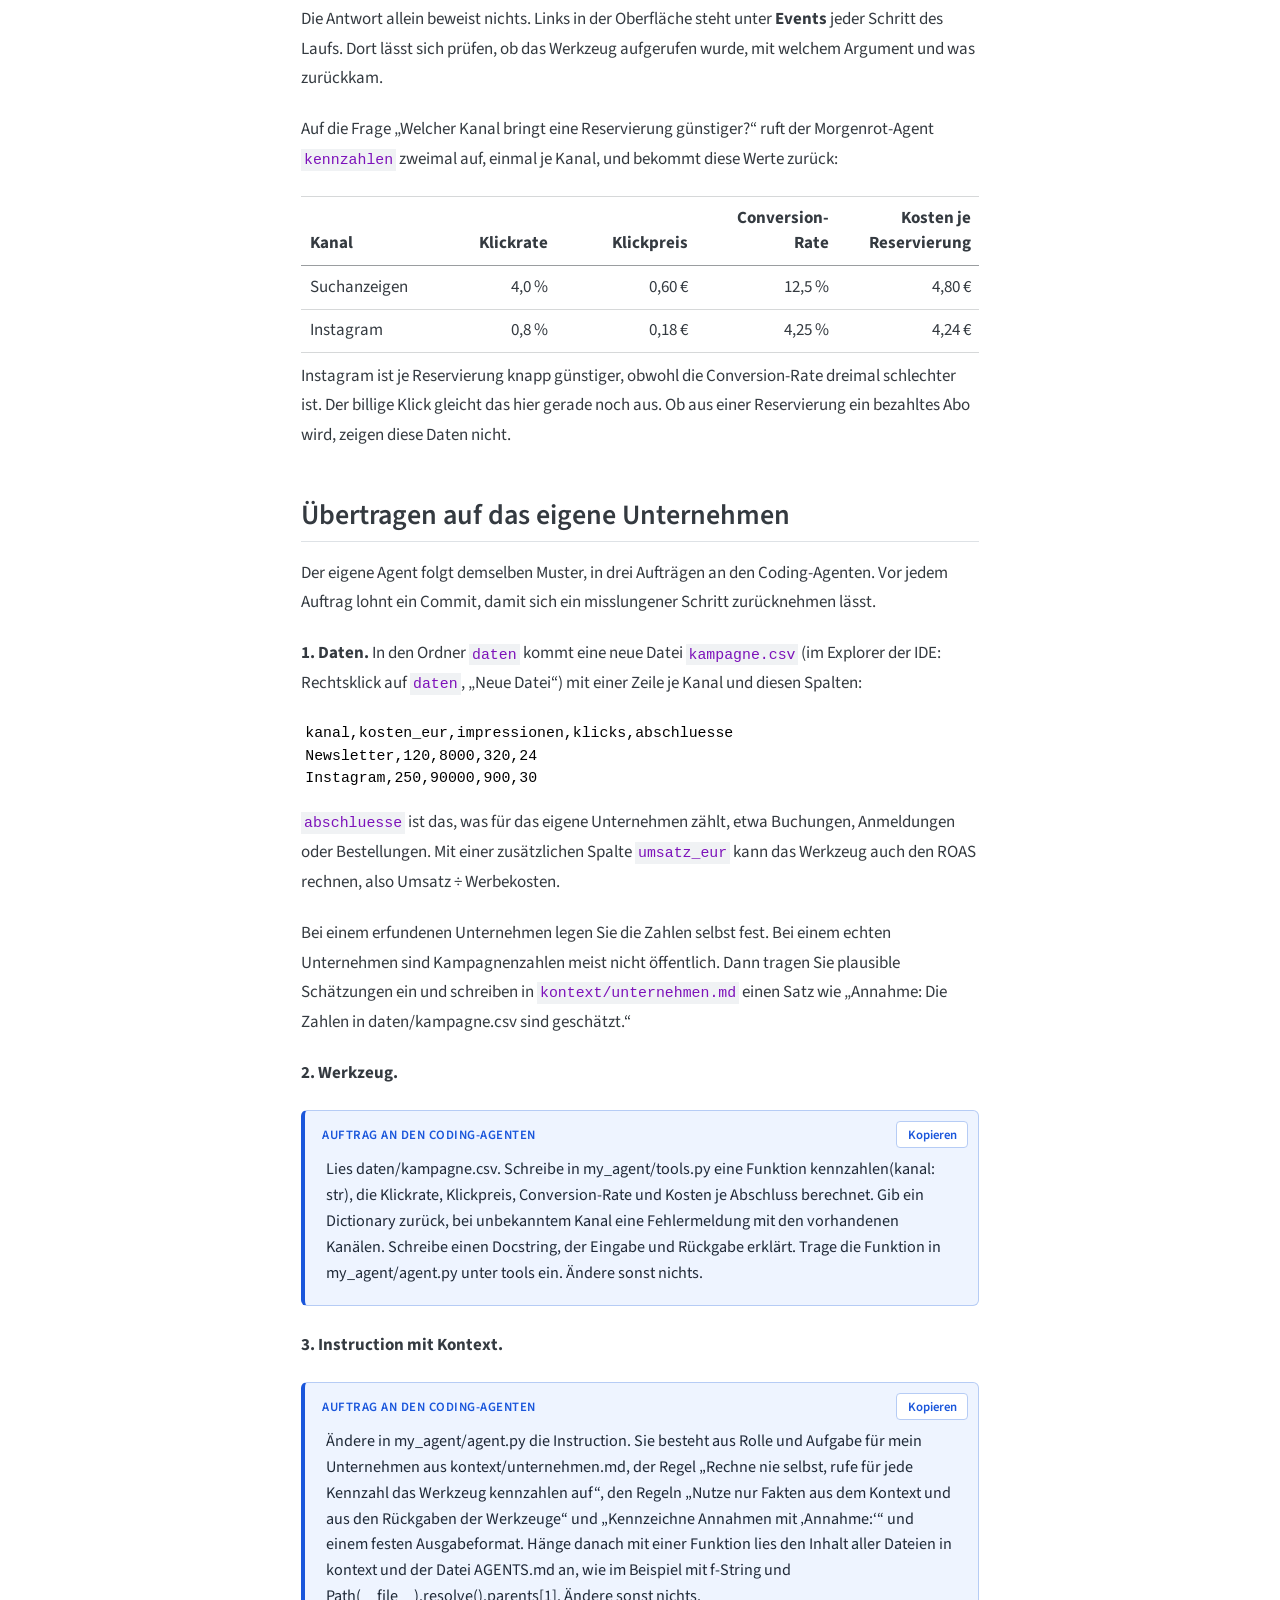
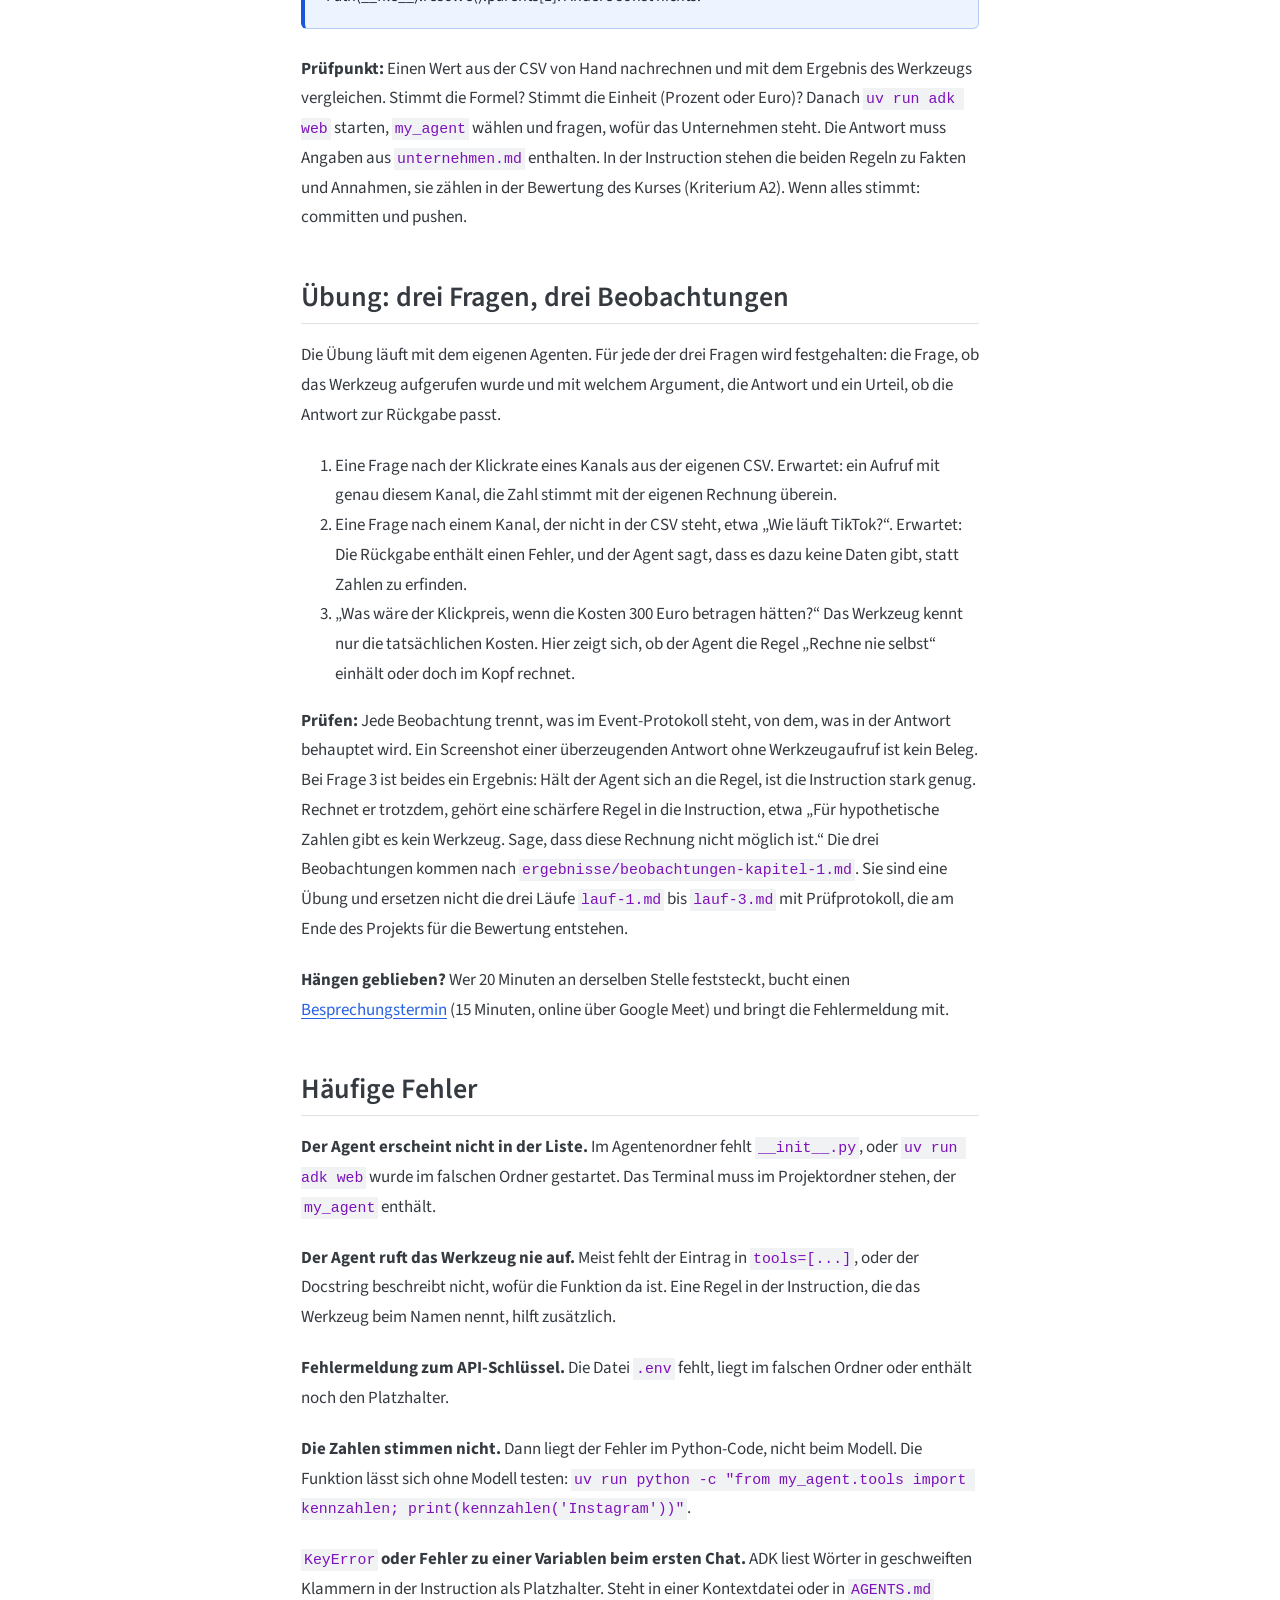
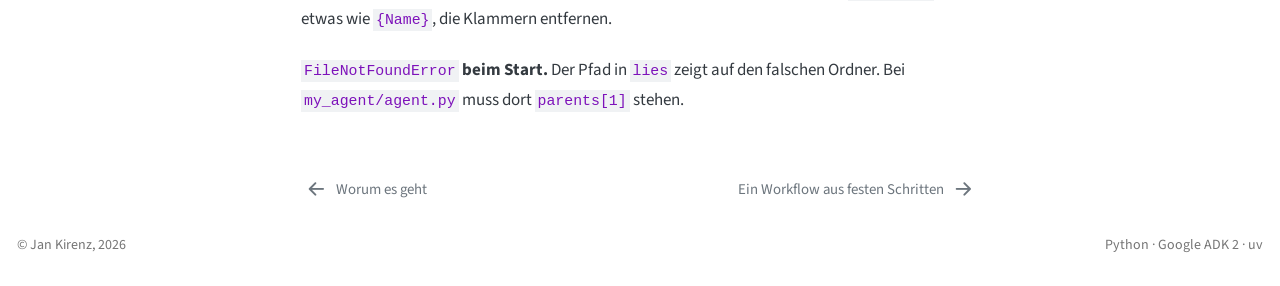
<file: kapitel/01-erster-agent.html>
<!DOCTYPE html>
<html xmlns="http://www.w3.org/1999/xhtml" lang="de" xml:lang="de"><head>

<meta charset="utf-8">
<meta name="generator" content="quarto-1.8.27">

<meta name="viewport" content="width=device-width, initial-scale=1.0, user-scalable=yes">


<title>Der erste Agent mit einem Werkzeug – Google ADK 2 im Marketing</title>
<style>
code{white-space: pre-wrap;}
span.smallcaps{font-variant: small-caps;}
div.columns{display: flex; gap: min(4vw, 1.5em);}
div.column{flex: auto; overflow-x: auto;}
div.hanging-indent{margin-left: 1.5em; text-indent: -1.5em;}
ul.task-list{list-style: none;}
ul.task-list li input[type="checkbox"] {
  width: 0.8em;
  margin: 0 0.8em 0.2em -1em; /* quarto-specific, see https://github.com/quarto-dev/quarto-cli/issues/4556 */ 
  vertical-align: middle;
}
/* CSS for syntax highlighting */
html { -webkit-text-size-adjust: 100%; }
pre > code.sourceCode { white-space: pre; position: relative; }
pre > code.sourceCode > span { display: inline-block; line-height: 1.25; }
pre > code.sourceCode > span:empty { height: 1.2em; }
.sourceCode { overflow: visible; }
code.sourceCode > span { color: inherit; text-decoration: inherit; }
div.sourceCode { margin: 1em 0; }
pre.sourceCode { margin: 0; }
@media screen {
div.sourceCode { overflow: auto; }
}
@media print {
pre > code.sourceCode { white-space: pre-wrap; }
pre > code.sourceCode > span { text-indent: -5em; padding-left: 5em; }
}
pre.numberSource code
  { counter-reset: source-line 0; }
pre.numberSource code > span
  { position: relative; left: -4em; counter-increment: source-line; }
pre.numberSource code > span > a:first-child::before
  { content: counter(source-line);
    position: relative; left: -1em; text-align: right; vertical-align: baseline;
    border: none; display: inline-block;
    -webkit-touch-callout: none; -webkit-user-select: none;
    -khtml-user-select: none; -moz-user-select: none;
    -ms-user-select: none; user-select: none;
    padding: 0 4px; width: 4em;
  }
pre.numberSource { margin-left: 3em;  padding-left: 4px; }
div.sourceCode
  {   }
@media screen {
pre > code.sourceCode > span > a:first-child::before { text-decoration: underline; }
}
</style>


<script src="../site_libs/quarto-nav/quarto-nav.js"></script>
<script src="../site_libs/quarto-nav/headroom.min.js"></script>
<script src="../site_libs/clipboard/clipboard.min.js"></script>
<script src="../site_libs/quarto-search/autocomplete.umd.js"></script>
<script src="../site_libs/quarto-search/fuse.min.js"></script>
<script src="../site_libs/quarto-search/quarto-search.js"></script>
<meta name="quarto:offset" content="../">
<link href="../kapitel/02-workflow.html" rel="next">
<link href="../index.html" rel="prev">
<script src="../site_libs/quarto-html/quarto.js" type="module"></script>
<script src="../site_libs/quarto-html/tabsets/tabsets.js" type="module"></script>
<script src="../site_libs/quarto-html/axe/axe-check.js" type="module"></script>
<script src="../site_libs/quarto-html/popper.min.js"></script>
<script src="../site_libs/quarto-html/tippy.umd.min.js"></script>
<script src="../site_libs/quarto-html/anchor.min.js"></script>
<link href="../site_libs/quarto-html/tippy.css" rel="stylesheet">
<link href="../site_libs/quarto-html/quarto-syntax-highlighting-ed96de9b727972fe78a7b5d16c58bf87.css" rel="stylesheet" id="quarto-text-highlighting-styles">
<script src="../site_libs/bootstrap/bootstrap.min.js"></script>
<link href="../site_libs/bootstrap/bootstrap-icons.css" rel="stylesheet">
<link href="../site_libs/bootstrap/bootstrap-5ea8f22911a6df30576a2a25a24cdd7a.min.css" rel="stylesheet" append-hash="true" id="quarto-bootstrap" data-mode="light">
<script id="quarto-search-options" type="application/json">{
  "location": "sidebar",
  "copy-button": false,
  "collapse-after": 3,
  "panel-placement": "start",
  "type": "textbox",
  "limit": 50,
  "keyboard-shortcut": [
    "f",
    "/",
    "s"
  ],
  "show-item-context": false,
  "language": {
    "search-no-results-text": "Keine Treffer",
    "search-matching-documents-text": "Treffer",
    "search-copy-link-title": "Link in die Suche kopieren",
    "search-hide-matches-text": "Zusätzliche Treffer verbergen",
    "search-more-match-text": "weitere Treffer in diesem Dokument",
    "search-more-matches-text": "weitere Treffer in diesem Dokument",
    "search-clear-button-title": "Zurücksetzen",
    "search-text-placeholder": "",
    "search-detached-cancel-button-title": "Abbrechen",
    "search-submit-button-title": "Abschicken",
    "search-label": "Suchen"
  }
}</script>
<script src="../site_libs/quarto-diagram/mermaid.min.js"></script>
<script src="../site_libs/quarto-diagram/mermaid-init.js"></script>
<link href="../site_libs/quarto-diagram/mermaid.css" rel="stylesheet">


<link rel="stylesheet" href="../styles.css">
</head>

<body class="nav-sidebar floating quarto-light">

<div id="quarto-search-results"></div>
  <header id="quarto-header" class="headroom fixed-top">
  <nav class="quarto-secondary-nav">
    <div class="container-fluid d-flex">
      <button type="button" class="quarto-btn-toggle btn" data-bs-toggle="collapse" role="button" data-bs-target=".quarto-sidebar-collapse-item" aria-controls="quarto-sidebar" aria-expanded="false" aria-label="Seitenleiste umschalten" onclick="if (window.quartoToggleHeadroom) { window.quartoToggleHeadroom(); }">
        <i class="bi bi-layout-text-sidebar-reverse"></i>
      </button>
        <nav class="quarto-page-breadcrumbs" aria-label="breadcrumb"><ol class="breadcrumb"><li class="breadcrumb-item"><a href="../kapitel/01-erster-agent.html"><span class="chapter-title">Der erste Agent mit einem Werkzeug</span></a></li></ol></nav>
        <a class="flex-grow-1" role="navigation" data-bs-toggle="collapse" data-bs-target=".quarto-sidebar-collapse-item" aria-controls="quarto-sidebar" aria-expanded="false" aria-label="Seitenleiste umschalten" onclick="if (window.quartoToggleHeadroom) { window.quartoToggleHeadroom(); }">      
        </a>
      <button type="button" class="btn quarto-search-button" aria-label="Suchen" onclick="window.quartoOpenSearch();">
        <i class="bi bi-search"></i>
      </button>
    </div>
  </nav>
</header>
<!-- content -->
<div id="quarto-content" class="quarto-container page-columns page-rows-contents page-layout-article">
<!-- sidebar -->
  <nav id="quarto-sidebar" class="sidebar collapse collapse-horizontal quarto-sidebar-collapse-item sidebar-navigation floating overflow-auto">
    <div class="pt-lg-2 mt-2 text-left sidebar-header">
    <div class="sidebar-title mb-0 py-0">
      <a href="../">Google ADK 2 im Marketing</a> 
        <div class="sidebar-tools-main">
    <a href="https://github.com/kirenz/google-adk-2-marketing" title="Quellcode" class="quarto-navigation-tool px-1" aria-label="Quellcode"><i class="bi bi-github"></i></a>
</div>
    </div>
      </div>
        <div class="mt-2 flex-shrink-0 align-items-center">
        <div class="sidebar-search">
        <div id="quarto-search" class="" title="Suchen"></div>
        </div>
        </div>
    <div class="sidebar-menu-container"> 
    <ul class="list-unstyled mt-1">
        <li class="sidebar-item">
  <div class="sidebar-item-container"> 
  <a href="../index.html" class="sidebar-item-text sidebar-link">
 <span class="menu-text">Worum es geht</span></a>
  </div>
</li>
        <li class="sidebar-item">
  <div class="sidebar-item-container"> 
  <a href="../kapitel/01-erster-agent.html" class="sidebar-item-text sidebar-link active"><span class="chapter-title">Der erste Agent mit einem Werkzeug</span></a>
  </div>
</li>
        <li class="sidebar-item">
  <div class="sidebar-item-container"> 
  <a href="../kapitel/02-workflow.html" class="sidebar-item-text sidebar-link"><span class="chapter-title">Ein Workflow aus festen Schritten</span></a>
  </div>
</li>
        <li class="sidebar-item">
  <div class="sidebar-item-container"> 
  <a href="../kapitel/03-webdienst.html" class="sidebar-item-text sidebar-link"><span class="chapter-title">Ein Werkzeug, das einen Webdienst abfragt</span></a>
  </div>
</li>
    </ul>
    </div>
</nav>
<div id="quarto-sidebar-glass" class="quarto-sidebar-collapse-item" data-bs-toggle="collapse" data-bs-target=".quarto-sidebar-collapse-item"></div>
<!-- margin-sidebar -->
    <div id="quarto-margin-sidebar" class="sidebar margin-sidebar">
        <nav id="TOC" role="doc-toc" class="toc-active">
    <h2 id="toc-title">Inhaltsverzeichnis</h2>
   
  <ul>
  <li><a href="#vorher-das-projekt-ist-startklar" id="toc-vorher-das-projekt-ist-startklar" class="nav-link active" data-scroll-target="#vorher-das-projekt-ist-startklar">Vorher: das Projekt ist startklar</a></li>
  <li><a href="#ordner-und-dateien-anlegen" id="toc-ordner-und-dateien-anlegen" class="nav-link" data-scroll-target="#ordner-und-dateien-anlegen">Ordner und Dateien anlegen</a></li>
  <li><a href="#drei-teile-eines-agenten" id="toc-drei-teile-eines-agenten" class="nav-link" data-scroll-target="#drei-teile-eines-agenten">Drei Teile eines Agenten</a></li>
  <li><a href="#der-projektordner" id="toc-der-projektordner" class="nav-link" data-scroll-target="#der-projektordner">Der Projektordner</a></li>
  <li><a href="#das-werkzeug-eine-funktion-mit-beschreibung" id="toc-das-werkzeug-eine-funktion-mit-beschreibung" class="nav-link" data-scroll-target="#das-werkzeug-eine-funktion-mit-beschreibung">Das Werkzeug: eine Funktion mit Beschreibung</a></li>
  <li><a href="#der-agent-instruction-aus-kontext-und-regeln" id="toc-der-agent-instruction-aus-kontext-und-regeln" class="nav-link" data-scroll-target="#der-agent-instruction-aus-kontext-und-regeln">Der Agent: Instruction aus Kontext und Regeln</a></li>
  <li><a href="#was-beim-start-zu-sehen-ist" id="toc-was-beim-start-zu-sehen-ist" class="nav-link" data-scroll-target="#was-beim-start-zu-sehen-ist">Was beim Start zu sehen ist</a></li>
  <li><a href="#übertragen-auf-das-eigene-unternehmen" id="toc-übertragen-auf-das-eigene-unternehmen" class="nav-link" data-scroll-target="#übertragen-auf-das-eigene-unternehmen">Übertragen auf das eigene Unternehmen</a></li>
  <li><a href="#übung-drei-fragen-drei-beobachtungen" id="toc-übung-drei-fragen-drei-beobachtungen" class="nav-link" data-scroll-target="#übung-drei-fragen-drei-beobachtungen">Übung: drei Fragen, drei Beobachtungen</a></li>
  <li><a href="#häufige-fehler" id="toc-häufige-fehler" class="nav-link" data-scroll-target="#häufige-fehler">Häufige Fehler</a></li>
  </ul>
<div class="toc-actions"><ul><li><a href="https://github.com/kirenz/google-adk-2-marketing/blob/main/kapitel/01-erster-agent.qmd" class="toc-action"><i class="bi bi-github"></i>Quellcode anzeigen</a></li><li><a href="https://github.com/kirenz/google-adk-2-marketing/issues/new" class="toc-action"><i class="bi empty"></i>Problem melden</a></li></ul></div></nav>
    </div>
<!-- main -->
<main class="content" id="quarto-document-content">

<header id="title-block-header" class="quarto-title-block default">
<div class="quarto-title">
<h1 class="title"><span class="chapter-title">Der erste Agent mit einem Werkzeug</span></h1>
</div>



<div class="quarto-title-meta">

    
  
    
  </div>
  


</header>


<p>Die Gründerinnen von Morgenrot wollen wissen, welcher Kanal eine Reservierung günstiger bringt. Ein Chat mit einem Sprachmodell würde die Kennzahlen aus der Tabelle abschreiben und im Kopf rechnen, mal richtig, mal knapp daneben.</p>
<p>Der Agent in diesem Kapitel rechnet nicht selbst. Er ruft eine Python-Funktion auf, die die Datei liest und die Kennzahlen berechnet, und formuliert aus dem Ergebnis die Antwort.</p>
<p><strong>Ziel:</strong> Ein eigener Agent beantwortet Fragen zu den eigenen Kennzahlen und holt die Zahlen dafür aus einem Werkzeug.</p>
<section id="vorher-das-projekt-ist-startklar" class="level2">
<h2 class="anchored" data-anchor-id="vorher-das-projekt-ist-startklar">Vorher: das Projekt ist startklar</h2>
<p>Dieses Kapitel setzt einen Projektordner voraus. Die Liste hilft beim Prüfen, ob alles da ist.</p>
<p>Fehlt ein Punkt, steht der Weg dazu auf der Einrichtungsseite des Kurses. Was welcher Baustein tut, zeigt die Seite <a href="https://kirenz.github.io/genai-web-analytics-ws2627/bausteine.html">Werkzeuge im Überblick</a>.</p>
<ul>
<li>Der Projektordner ist in der IDE geöffnet (Antigravity oder VS Code mit Copilot), und das Terminal der IDE steht in diesem Ordner.</li>
<li><code>uv add google-adk</code> ist im Projektordner gelaufen. Ob das geklappt hat, zeigt <code>uv run adk --version</code>.</li>
<li>Ein Agentenordner existiert, angelegt mit <code>uv run adk create my_agent</code>. Darin liegen <code>__init__.py</code>, <code>agent.py</code> und <code>.env</code> mit dem eigenen Schlüssel.</li>
<li><code>uv run adk web</code> startet, und der Agent antwortet auf „Hallo!“.</li>
<li>Die Datei <code>.gitignore</code> enthält <code>.env</code> und <code>.venv</code>, das Projekt liegt in einem privaten GitHub-Repository.</li>
<li>Die Ordner <code>kontext</code>, <code>daten</code> und <code>ergebnisse</code> und die Datei <code>AGENTS.md</code> sind angelegt, die Dateien in <code>kontext</code> und <code>AGENTS.md</code> sind ausgefüllt.</li>
</ul>
</section>
<section id="ordner-und-dateien-anlegen" class="level2">
<h2 class="anchored" data-anchor-id="ordner-und-dateien-anlegen">Ordner und Dateien anlegen</h2>
<p>Diese Ordner und Dateien legen Sie selbst an, alle direkt im Projektordner, also auf derselben Ebene wie <code>my_agent</code>:</p>
<table class="caption-top table">
<thead>
<tr class="header">
<th>Was</th>
<th>Wo</th>
<th>Inhalt</th>
</tr>
</thead>
<tbody>
<tr class="odd">
<td>Ordner <code>kontext</code></td>
<td>Projektordner</td>
<td>die Dateien <code>unternehmen.md</code>, <code>zielgruppe.md</code>, <code>positionierung.md</code> und <code>aarrr-stufe.md</code> mit den Angaben zum eigenen Unternehmen</td>
</tr>
<tr class="even">
<td>Ordner <code>daten</code></td>
<td>Projektordner</td>
<td>die Datei <code>kampagne.csv</code> mit den Kampagnenzahlen, siehe Abschnitt <a href="#eigene-daten">Übertragen auf das eigene Unternehmen</a></td>
</tr>
<tr class="odd">
<td>Ordner <code>ergebnisse</code></td>
<td>Projektordner</td>
<td>später die Beobachtungen und Läufe des Agenten</td>
</tr>
<tr class="even">
<td>Datei <code>AGENTS.md</code></td>
<td>Projektordner</td>
<td>eine kurze Beschreibung des Unternehmens und mindestens fünf prüfbare Regeln, darunter „Nutze nur Fakten aus dem Ordner kontext und aus den Rückgaben der Werkzeuge.“ und „Kennzeichne Annahmen mit ‚Annahme:’.“</td>
</tr>
</tbody>
</table>
<p>Die Ordner entstehen am schnellsten im Terminal der IDE, das im Projektordner steht:</p>
<div class="code-copy-outer-scaffold"><div class="sourceCode" id="cb1"><pre class="sourceCode bash code-with-copy"><code class="sourceCode bash"><span id="cb1-1"><a href="#cb1-1" aria-hidden="true" tabindex="-1"></a><span class="fu">mkdir</span> kontext daten ergebnisse</span></code></pre></div><button title="In die Zwischenablage kopieren" class="code-copy-button"><i class="bi"></i></button></div>
<p>Alternativ im Explorer der IDE (links) über das Symbol „Neuer Ordner“. Dateien entstehen im Explorer über „Neue Datei“ oder mit einem Auftrag an den Coding-Agenten:</p>
<pre class="text prompt"><code>Lege im Projektordner die Datei AGENTS.md mit den Überschriften „Unternehmen“ und „Regeln“ an und im Ordner kontext die Dateien unternehmen.md, zielgruppe.md, positionierung.md und aarrr-stufe.md mit je einer Überschrift. Ändere sonst nichts.</code></pre>
<p>Was in die Dateien gehört, steht mit Beispielen auf der <a href="https://kirenz.github.io/genai-web-analytics-ws2627/projekt.html#kontext">Projektseite</a> des Kurses.</p>
<p><strong>Prüfen:</strong> Im Explorer stehen <code>kontext</code>, <code>daten</code>, <code>ergebnisse</code> und <code>AGENTS.md</code> auf derselben Ebene wie <code>my_agent</code>, nicht darin.</p>
<div class="callout callout-style-default callout-note callout-titled">
<div class="callout-header d-flex align-content-center">
<div class="callout-icon-container">
<i class="callout-icon"></i>
</div>
<div class="callout-title-container flex-fill">
<span class="screen-reader-only">Hinweis</span>Beispiel lesen, im eigenen Projekt bauen
</div>
</div>
<div class="callout-body-container callout-body">
<p>Der Code des Morgenrot-Beispiels steht vollständig im Kapitel. Sie bauen ihn ab dem Abschnitt „Übertragen auf das eigene Unternehmen“ in Ihrem eigenen Projekt nach.</p>
</div>
</div>
</section>
<section id="drei-teile-eines-agenten" class="level2">
<h2 class="anchored" data-anchor-id="drei-teile-eines-agenten">Drei Teile eines Agenten</h2>
<p>Ein Agent in Google ADK besteht aus drei Teilen.</p>
<p>Das <strong>Modell</strong> (hier Gemini) versteht die Frage und schreibt die Antwort. Die <strong>Instruction</strong> legt fest, welche Rolle der Agent hat, welche Regeln gelten und wie die Ausgabe aussieht. Die <strong>Werkzeuge</strong> sind Python-Funktionen, die der Agent aufrufen darf.</p>
<div class="cell" data-layout-align="default">
<div class="cell-output-display">
<div>
<p></p><figure class="figure"><p></p>
<div>
<pre class="mermaid mermaid-js">%%{init: {"themeVariables": {"fontSize": "18px"}}}%%
flowchart TD
  F["Frage&lt;br/&gt;Was kostet eine Reservierung&lt;br/&gt;über Instagram?"] --&gt; M["Modell&lt;br/&gt;entscheidet: Werkzeug nötig"]
  M --&gt; W["Werkzeug kennzahlen&lt;br/&gt;liest daten/kampagne.csv&lt;br/&gt;und rechnet"]
  W --&gt; M2["Modell&lt;br/&gt;formuliert die Antwort&lt;br/&gt;aus der Rückgabe"]
  M2 --&gt; A["Antwort mit Tabelle&lt;br/&gt;und Quelle"]
</pre>
</div>
<p></p></figure><p></p>
</div>
</div>
</div>
<p>Wichtig ist die Arbeitsteilung: Das Modell entscheidet, ob und mit welchem Argument ein Werkzeug aufgerufen wird. Was dabei herauskommt, bestimmt allein der Python-Code.</p>
<p>Eine falsche Formel im Werkzeug liefert also zuverlässig falsche Zahlen, und eine gute Instruction rettet das nicht.</p>
</section>
<section id="der-projektordner" class="level2">
<h2 class="anchored" data-anchor-id="der-projektordner">Der Projektordner</h2>
<p>Im eigenen Projekt sieht der Ordner nach diesem Kapitel so aus. Im Morgenrot-Beispiel heißt der Agentenordner <code>morgenrot_agent</code>, sonst ist der Aufbau gleich.</p>
<pre class="text"><code>gwa26-agent-&lt;nachname&gt;/
├── AGENTS.md            Beschreibung und Regeln, fließen in die Instruction
├── kontext/             unternehmen.md, zielgruppe.md, ...
├── daten/
│   └── kampagne.csv     Zahlen, die das Werkzeug auswertet
└── my_agent/
    ├── __init__.py      macht den Ordner für ADK auffindbar
    ├── .env             API-Schlüssel, nie committen
    ├── agent.py         root_agent mit Instruction und Werkzeugen
    └── tools.py         die Werkzeuge als Python-Funktionen</code></pre>
<p><code>uv run adk web</code> sucht in jedem Unterordner des Projekts nach einer Variablen <code>root_agent</code>. Der Ordnername ist der Name, unter dem der Agent in der Oberfläche erscheint. Fehlt <code>__init__.py</code>, taucht der Agent dort nicht auf.</p>
</section>
<section id="das-werkzeug-eine-funktion-mit-beschreibung" class="level2">
<h2 class="anchored" data-anchor-id="das-werkzeug-eine-funktion-mit-beschreibung">Das Werkzeug: eine Funktion mit Beschreibung</h2>
<p>Ein Werkzeug ist eine gewöhnliche Python-Funktion. Das Modell sieht ihren Code nicht. Es sieht nur den Namen, die Parameter mit ihren Typen und den Docstring, also den Text in den dreifachen Anführungszeichen. Daraus schließt es, wann die Funktion passt und welches Argument sie braucht.</p>
<p>Der Docstring ist deshalb kein Kommentar für Menschen, sondern die Bedienungsanleitung für das Modell.</p>
<div class="code-copy-outer-scaffold"><div class="sourceCode" id="cb4"><pre class="sourceCode python code-with-copy"><code class="sourceCode python"><span id="cb4-1"><a href="#cb4-1" aria-hidden="true" tabindex="-1"></a><span class="kw">def</span> kennzahlen(kanal: <span class="bu">str</span>) <span class="op">-&gt;</span> <span class="bu">dict</span>:</span>
<span id="cb4-2"><a href="#cb4-2" aria-hidden="true" tabindex="-1"></a>    <span class="co">"""Berechnet die Kennzahlen eines Werbekanals aus daten/kampagne.csv.</span></span>
<span id="cb4-3"><a href="#cb4-3" aria-hidden="true" tabindex="-1"></a></span>
<span id="cb4-4"><a href="#cb4-4" aria-hidden="true" tabindex="-1"></a><span class="co">    Args:</span></span>
<span id="cb4-5"><a href="#cb4-5" aria-hidden="true" tabindex="-1"></a><span class="co">        kanal: Name des Kanals, genau wie in der Spalte kanal,</span></span>
<span id="cb4-6"><a href="#cb4-6" aria-hidden="true" tabindex="-1"></a><span class="co">            z. B. "Suchanzeigen" oder "Instagram".</span></span>
<span id="cb4-7"><a href="#cb4-7" aria-hidden="true" tabindex="-1"></a></span>
<span id="cb4-8"><a href="#cb4-8" aria-hidden="true" tabindex="-1"></a><span class="co">    Returns:</span></span>
<span id="cb4-9"><a href="#cb4-9" aria-hidden="true" tabindex="-1"></a><span class="co">        Ein Dictionary mit Klickrate (CTR) und Conversion-Rate in Prozent,</span></span>
<span id="cb4-10"><a href="#cb4-10" aria-hidden="true" tabindex="-1"></a><span class="co">        Klickpreis (CPC) und Kosten je Reservierung in Euro. Ist der Kanal</span></span>
<span id="cb4-11"><a href="#cb4-11" aria-hidden="true" tabindex="-1"></a><span class="co">        unbekannt, enthält es den Schlüssel "fehler" und die Liste der</span></span>
<span id="cb4-12"><a href="#cb4-12" aria-hidden="true" tabindex="-1"></a><span class="co">        vorhandenen Kanäle.</span></span>
<span id="cb4-13"><a href="#cb4-13" aria-hidden="true" tabindex="-1"></a><span class="co">    """</span></span></code></pre></div><button title="In die Zwischenablage kopieren" class="code-copy-button"><i class="bi"></i></button></div>
<p>Der Code in der Funktion liest die Zeile des Kanals und rechnet mit den bekannten Formeln: Klickrate = Klicks ÷ Impressionen, Klickpreis = Kosten ÷ Klicks, Conversion-Rate = Reservierungen ÷ Klicks, Kosten je Reservierung = Kosten ÷ Reservierungen. Zurück kommt ein Dictionary mit den Werten und der Quelle.</p>
<p>Für einen unbekannten Kanal gibt die Funktion keine erfundene Zahl zurück, sondern eine Fehlermeldung mit den vorhandenen Kanälen. So kann der Agent nachfragen, statt zu raten.</p>
</section>
<section id="der-agent-instruction-aus-kontext-und-regeln" class="level2">
<h2 class="anchored" data-anchor-id="der-agent-instruction-aus-kontext-und-regeln">Der Agent: Instruction aus Kontext und Regeln</h2>
<p>Die Instruction sagt dem Modell, wer es ist, was es tun soll und woran es sich hält. Damit der Agent das eigene Unternehmen kennt, kommt der Inhalt der Kontextdateien und der <code>AGENTS.md</code> direkt in die Instruction.</p>
<p>Der Agent liest diese Dateien nicht von selbst. Der Coding-Agent in der IDE liest <code>AGENTS.md</code> zwar automatisch, der eigene ADK-Agent aber nur das, was im Code steht. Eine kleine Funktion <code>lies</code> holt deshalb den Text beim Start aus den Dateien:</p>
<div class="code-copy-outer-scaffold"><div class="sourceCode" id="cb5"><pre class="sourceCode python code-with-copy"><code class="sourceCode python"><span id="cb5-1"><a href="#cb5-1" aria-hidden="true" tabindex="-1"></a>PROJEKT <span class="op">=</span> Path(<span class="va">__file__</span>).resolve().parents[<span class="dv">1</span>]  <span class="co"># Ordner über my_agent</span></span>
<span id="cb5-2"><a href="#cb5-2" aria-hidden="true" tabindex="-1"></a></span>
<span id="cb5-3"><a href="#cb5-3" aria-hidden="true" tabindex="-1"></a></span>
<span id="cb5-4"><a href="#cb5-4" aria-hidden="true" tabindex="-1"></a><span class="kw">def</span> lies(pfad: <span class="bu">str</span>) <span class="op">-&gt;</span> <span class="bu">str</span>:</span>
<span id="cb5-5"><a href="#cb5-5" aria-hidden="true" tabindex="-1"></a>    <span class="cf">return</span> (PROJEKT <span class="op">/</span> pfad).read_text(encoding<span class="op">=</span><span class="st">"utf-8"</span>)</span>
<span id="cb5-6"><a href="#cb5-6" aria-hidden="true" tabindex="-1"></a></span>
<span id="cb5-7"><a href="#cb5-7" aria-hidden="true" tabindex="-1"></a></span>
<span id="cb5-8"><a href="#cb5-8" aria-hidden="true" tabindex="-1"></a>root_agent <span class="op">=</span> Agent(</span>
<span id="cb5-9"><a href="#cb5-9" aria-hidden="true" tabindex="-1"></a>    name<span class="op">=</span><span class="st">"morgenrot_agent"</span>,</span>
<span id="cb5-10"><a href="#cb5-10" aria-hidden="true" tabindex="-1"></a>    model<span class="op">=</span>os.getenv(<span class="st">"GEMINI_MODEL"</span>, <span class="st">"gemini-flash-latest"</span>),</span>
<span id="cb5-11"><a href="#cb5-11" aria-hidden="true" tabindex="-1"></a>    description<span class="op">=</span><span class="st">"Wertet die Werbekanäle der Rösterei Morgenrot aus."</span>,</span>
<span id="cb5-12"><a href="#cb5-12" aria-hidden="true" tabindex="-1"></a>    instruction<span class="op">=</span><span class="ss">f"""</span></span>
<span id="cb5-13"><a href="#cb5-13" aria-hidden="true" tabindex="-1"></a><span class="ss">Rolle: Du unterstützt die Gründerinnen der Rösterei Morgenrot</span></span>
<span id="cb5-14"><a href="#cb5-14" aria-hidden="true" tabindex="-1"></a><span class="ss">bei der Auswertung ihrer Werbung.</span></span>
<span id="cb5-15"><a href="#cb5-15" aria-hidden="true" tabindex="-1"></a><span class="ss">Aufgabe: Beantworte Fragen zu den Werbekanälen.</span></span>
<span id="cb5-16"><a href="#cb5-16" aria-hidden="true" tabindex="-1"></a><span class="ss">Werkzeug: Rechne nie selbst. Rufe für jede Kennzahl das Werkzeug</span></span>
<span id="cb5-17"><a href="#cb5-17" aria-hidden="true" tabindex="-1"></a><span class="ss">kennzahlen auf.</span></span>
<span id="cb5-18"><a href="#cb5-18" aria-hidden="true" tabindex="-1"></a><span class="ss">Ausgabe: höchstens fünf Sätze, danach eine Tabelle mit den Kennzahlen</span></span>
<span id="cb5-19"><a href="#cb5-19" aria-hidden="true" tabindex="-1"></a><span class="ss">und die Quelle aus der Rückgabe.</span></span>
<span id="cb5-20"><a href="#cb5-20" aria-hidden="true" tabindex="-1"></a></span>
<span id="cb5-21"><a href="#cb5-21" aria-hidden="true" tabindex="-1"></a><span class="sc">{</span>lies(<span class="st">"kontext/unternehmen.md"</span>)<span class="sc">}</span></span>
<span id="cb5-22"><a href="#cb5-22" aria-hidden="true" tabindex="-1"></a><span class="sc">{</span>lies(<span class="st">"kontext/zielgruppe.md"</span>)<span class="sc">}</span></span>
<span id="cb5-23"><a href="#cb5-23" aria-hidden="true" tabindex="-1"></a><span class="sc">{</span>lies(<span class="st">"AGENTS.md"</span>)<span class="sc">}</span></span>
<span id="cb5-24"><a href="#cb5-24" aria-hidden="true" tabindex="-1"></a><span class="ss">"""</span>,</span>
<span id="cb5-25"><a href="#cb5-25" aria-hidden="true" tabindex="-1"></a>    tools<span class="op">=</span>[kennzahlen],</span>
<span id="cb5-26"><a href="#cb5-26" aria-hidden="true" tabindex="-1"></a>)</span></code></pre></div><button title="In die Zwischenablage kopieren" class="code-copy-button"><i class="bi"></i></button></div>
<p>Das <code>f</code> vor den Anführungszeichen macht aus dem Text einen f-String: An den Stellen in geschweiften Klammern setzt Python beim Start den Inhalt der Dateien ein. Ändert sich <code>unternehmen.md</code>, genügt ein Neustart von <code>adk web</code>, am Code ändert sich nichts.</p>
<p>In der <code>AGENTS.md</code> von Morgenrot stehen fünf Regeln, darunter „Nutze nur Fakten aus den Dateien im Ordner kontext und aus den Rückgaben der Werkzeuge“ und „Kennzeichne jede eigene Einschätzung mit ‚Annahme:’“. Die Regel zum Werkzeug steht direkt in der Instruction, weil sie nur für diesen Agenten gilt.</p>
<p><code>tools=[kennzahlen]</code> trägt die Funktion als Werkzeug ein. Ohne diesen Eintrag kennt der Agent sie nicht, auch wenn sie in <code>tools.py</code> steht.</p>
<p>Die Instruction hat damit vier Teile: Rolle, Aufgabe, Regeln, Ausgabe. „Sei hilfreich“ wäre keine Regel, weil sich nicht prüfen lässt, ob sie eingehalten wurde.</p>
<p>„Rechne nie selbst, rufe das Werkzeug auf“ lässt sich dagegen an jedem Lauf prüfen: Entweder taucht der Werkzeugaufruf auf oder nicht. Gute Regeln sind so formuliert, dass eine zweite Person sie ohne Rückfrage abhaken kann.</p>
</section>
<section id="was-beim-start-zu-sehen-ist" class="level2">
<h2 class="anchored" data-anchor-id="was-beim-start-zu-sehen-ist">Was beim Start zu sehen ist</h2>
<p>Gestartet wird ein Agent im Projektordner mit <code>uv run adk web</code>. Das Terminal zeigt eine lokale Adresse, meist <code>http://127.0.0.1:8000</code>. Dort wird oben links der Agent gewählt, gestoppt wird der Server im Terminal mit Ctrl + C.</p>
<p>Die Antwort allein beweist nichts. Links in der Oberfläche steht unter <strong>Events</strong> jeder Schritt des Laufs. Dort lässt sich prüfen, ob das Werkzeug aufgerufen wurde, mit welchem Argument und was zurückkam.</p>
<p>Auf die Frage „Welcher Kanal bringt eine Reservierung günstiger?“ ruft der Morgenrot-Agent <code>kennzahlen</code> zweimal auf, einmal je Kanal, und bekommt diese Werte zurück:</p>
<table class="caption-top table">
<colgroup>
<col style="width: 15%">
<col style="width: 21%">
<col style="width: 21%">
<col style="width: 21%">
<col style="width: 21%">
</colgroup>
<thead>
<tr class="header">
<th>Kanal</th>
<th style="text-align: right;">Klickrate</th>
<th style="text-align: right;">Klickpreis</th>
<th style="text-align: right;">Conversion-Rate</th>
<th style="text-align: right;">Kosten je Reservierung</th>
</tr>
</thead>
<tbody>
<tr class="odd">
<td>Suchanzeigen</td>
<td style="text-align: right;">4,0 %</td>
<td style="text-align: right;">0,60 €</td>
<td style="text-align: right;">12,5 %</td>
<td style="text-align: right;">4,80 €</td>
</tr>
<tr class="even">
<td>Instagram</td>
<td style="text-align: right;">0,8 %</td>
<td style="text-align: right;">0,18 €</td>
<td style="text-align: right;">4,25 %</td>
<td style="text-align: right;">4,24 €</td>
</tr>
</tbody>
</table>
<p>Instagram ist je Reservierung knapp günstiger, obwohl die Conversion-Rate dreimal schlechter ist. Der billige Klick gleicht das hier gerade noch aus. Ob aus einer Reservierung ein bezahltes Abo wird, zeigen diese Daten nicht.</p>
</section>
<section id="übertragen-auf-das-eigene-unternehmen" class="level2">
<h2 class="anchored" data-anchor-id="übertragen-auf-das-eigene-unternehmen">Übertragen auf das eigene Unternehmen</h2>
<p>Der eigene Agent folgt demselben Muster, in drei Aufträgen an den Coding-Agenten. Vor jedem Auftrag lohnt ein Commit, damit sich ein misslungener Schritt zurücknehmen lässt.</p>
<p><span id="eigene-daten"><strong>1. Daten.</strong></span> In den Ordner <code>daten</code> kommt eine neue Datei <code>kampagne.csv</code> (im Explorer der IDE: Rechtsklick auf <code>daten</code>, „Neue Datei“) mit einer Zeile je Kanal und diesen Spalten:</p>
<pre class="text"><code>kanal,kosten_eur,impressionen,klicks,abschluesse
Newsletter,120,8000,320,24
Instagram,250,90000,900,30</code></pre>
<p><code>abschluesse</code> ist das, was für das eigene Unternehmen zählt, etwa Buchungen, Anmeldungen oder Bestellungen. Mit einer zusätzlichen Spalte <code>umsatz_eur</code> kann das Werkzeug auch den ROAS rechnen, also Umsatz ÷ Werbekosten.</p>
<p>Bei einem erfundenen Unternehmen legen Sie die Zahlen selbst fest. Bei einem echten Unternehmen sind Kampagnenzahlen meist nicht öffentlich. Dann tragen Sie plausible Schätzungen ein und schreiben in <code>kontext/unternehmen.md</code> einen Satz wie „Annahme: Die Zahlen in daten/kampagne.csv sind geschätzt.“</p>
<p><strong>2. Werkzeug.</strong></p>
<pre class="text prompt"><code>Lies daten/kampagne.csv. Schreibe in my_agent/tools.py eine Funktion kennzahlen(kanal: str), die Klickrate, Klickpreis, Conversion-Rate und Kosten je Abschluss berechnet. Gib ein Dictionary zurück, bei unbekanntem Kanal eine Fehlermeldung mit den vorhandenen Kanälen. Schreibe einen Docstring, der Eingabe und Rückgabe erklärt. Trage die Funktion in my_agent/agent.py unter tools ein. Ändere sonst nichts.</code></pre>
<p><strong>3. Instruction mit Kontext.</strong></p>
<pre class="text prompt"><code>Ändere in my_agent/agent.py die Instruction. Sie besteht aus Rolle und Aufgabe für mein Unternehmen aus kontext/unternehmen.md, der Regel „Rechne nie selbst, rufe für jede Kennzahl das Werkzeug kennzahlen auf“, den Regeln „Nutze nur Fakten aus dem Kontext und aus den Rückgaben der Werkzeuge“ und „Kennzeichne Annahmen mit ‚Annahme:‘“ und einem festen Ausgabeformat. Hänge danach mit einer Funktion lies den Inhalt aller Dateien in kontext und der Datei AGENTS.md an, wie im Beispiel mit f-String und Path(__file__).resolve().parents[1]. Ändere sonst nichts.</code></pre>
<p><strong>Prüfpunkt:</strong> Einen Wert aus der CSV von Hand nachrechnen und mit dem Ergebnis des Werkzeugs vergleichen. Stimmt die Formel? Stimmt die Einheit (Prozent oder Euro)? Danach <code>uv run adk web</code> starten, <code>my_agent</code> wählen und fragen, wofür das Unternehmen steht. Die Antwort muss Angaben aus <code>unternehmen.md</code> enthalten. In der Instruction stehen die beiden Regeln zu Fakten und Annahmen, sie zählen in der Bewertung des Kurses (Kriterium A2). Wenn alles stimmt: committen und pushen.</p>
</section>
<section id="übung-drei-fragen-drei-beobachtungen" class="level2">
<h2 class="anchored" data-anchor-id="übung-drei-fragen-drei-beobachtungen">Übung: drei Fragen, drei Beobachtungen</h2>
<p>Die Übung läuft mit dem eigenen Agenten. Für jede der drei Fragen wird festgehalten: die Frage, ob das Werkzeug aufgerufen wurde und mit welchem Argument, die Antwort und ein Urteil, ob die Antwort zur Rückgabe passt.</p>
<ol type="1">
<li>Eine Frage nach der Klickrate eines Kanals aus der eigenen CSV. Erwartet: ein Aufruf mit genau diesem Kanal, die Zahl stimmt mit der eigenen Rechnung überein.</li>
<li>Eine Frage nach einem Kanal, der nicht in der CSV steht, etwa „Wie läuft TikTok?“. Erwartet: Die Rückgabe enthält einen Fehler, und der Agent sagt, dass es dazu keine Daten gibt, statt Zahlen zu erfinden.</li>
<li>„Was wäre der Klickpreis, wenn die Kosten 300 Euro betragen hätten?“ Das Werkzeug kennt nur die tatsächlichen Kosten. Hier zeigt sich, ob der Agent die Regel „Rechne nie selbst“ einhält oder doch im Kopf rechnet.</li>
</ol>
<p><strong>Prüfen:</strong> Jede Beobachtung trennt, was im Event-Protokoll steht, von dem, was in der Antwort behauptet wird. Ein Screenshot einer überzeugenden Antwort ohne Werkzeugaufruf ist kein Beleg. Bei Frage 3 ist beides ein Ergebnis: Hält der Agent sich an die Regel, ist die Instruction stark genug. Rechnet er trotzdem, gehört eine schärfere Regel in die Instruction, etwa „Für hypothetische Zahlen gibt es kein Werkzeug. Sage, dass diese Rechnung nicht möglich ist.“ Die drei Beobachtungen kommen nach <code>ergebnisse/beobachtungen-kapitel-1.md</code>. Sie sind eine Übung und ersetzen nicht die drei Läufe <code>lauf-1.md</code> bis <code>lauf-3.md</code> mit Prüfprotokoll, die am Ende des Projekts für die Bewertung entstehen.</p>
<p><strong>Hängen geblieben?</strong> Wer 20 Minuten an derselben Stelle feststeckt, bucht einen <a href="https://calendar.google.com/calendar/appointments/schedules/AcZssZ0-Br2i3czDONX0VmA8fOW7ttU9xKOCCrxyWJr2KItZ9CI-EB-2F3IUIAyhdoL97wEMHfzMft3J">Besprechungstermin</a> (15 Minuten, online über Google Meet) und bringt die Fehlermeldung mit.</p>
</section>
<section id="häufige-fehler" class="level2">
<h2 class="anchored" data-anchor-id="häufige-fehler">Häufige Fehler</h2>
<p><strong>Der Agent erscheint nicht in der Liste.</strong> Im Agentenordner fehlt <code>__init__.py</code>, oder <code>uv run adk web</code> wurde im falschen Ordner gestartet. Das Terminal muss im Projektordner stehen, der <code>my_agent</code> enthält.</p>
<p><strong>Der Agent ruft das Werkzeug nie auf.</strong> Meist fehlt der Eintrag in <code>tools=[...]</code>, oder der Docstring beschreibt nicht, wofür die Funktion da ist. Eine Regel in der Instruction, die das Werkzeug beim Namen nennt, hilft zusätzlich.</p>
<p><strong>Fehlermeldung zum API-Schlüssel.</strong> Die Datei <code>.env</code> fehlt, liegt im falschen Ordner oder enthält noch den Platzhalter.</p>
<p><strong>Die Zahlen stimmen nicht.</strong> Dann liegt der Fehler im Python-Code, nicht beim Modell. Die Funktion lässt sich ohne Modell testen: <code>uv run python -c "from my_agent.tools import kennzahlen; print(kennzahlen('Instagram'))"</code>.</p>
<p><strong><code>KeyError</code> oder Fehler zu einer Variablen beim ersten Chat.</strong> ADK liest Wörter in geschweiften Klammern in der Instruction als Platzhalter. Steht in einer Kontextdatei oder in <code>AGENTS.md</code> etwas wie <code>{Name}</code>, die Klammern entfernen.</p>
<p><strong><code>FileNotFoundError</code> beim Start.</strong> Der Pfad in <code>lies</code> zeigt auf den falschen Ordner. Bei <code>my_agent/agent.py</code> muss dort <code>parents[1]</code> stehen.</p>


</section>

</main> <!-- /main -->
<script>
document.addEventListener("DOMContentLoaded", function () {
  document.querySelectorAll("pre.prompt").forEach(function (pre) {
    var knopf = document.createElement("button");
    knopf.type = "button";
    knopf.className = "prompt-copy";
    knopf.textContent = "Kopieren";
    knopf.addEventListener("click", function () {
      var text = pre.querySelector("code").innerText;
      navigator.clipboard.writeText(text).then(function () {
        knopf.textContent = "Kopiert";
        setTimeout(function () { knopf.textContent = "Kopieren"; }, 1500);
      });
    });
    pre.appendChild(knopf);
  });
});
</script>
<script id="quarto-html-after-body" type="application/javascript">
  window.document.addEventListener("DOMContentLoaded", function (event) {
    const icon = "";
    const anchorJS = new window.AnchorJS();
    anchorJS.options = {
      placement: 'right',
      icon: icon
    };
    anchorJS.add('.anchored');
    const isCodeAnnotation = (el) => {
      for (const clz of el.classList) {
        if (clz.startsWith('code-annotation-')) {                     
          return true;
        }
      }
      return false;
    }
    const onCopySuccess = function(e) {
      // button target
      const button = e.trigger;
      // don't keep focus
      button.blur();
      // flash "checked"
      button.classList.add('code-copy-button-checked');
      var currentTitle = button.getAttribute("title");
      button.setAttribute("title", "Kopiert");
      let tooltip;
      if (window.bootstrap) {
        button.setAttribute("data-bs-toggle", "tooltip");
        button.setAttribute("data-bs-placement", "left");
        button.setAttribute("data-bs-title", "Kopiert");
        tooltip = new bootstrap.Tooltip(button, 
          { trigger: "manual", 
            customClass: "code-copy-button-tooltip",
            offset: [0, -8]});
        tooltip.show();    
      }
      setTimeout(function() {
        if (tooltip) {
          tooltip.hide();
          button.removeAttribute("data-bs-title");
          button.removeAttribute("data-bs-toggle");
          button.removeAttribute("data-bs-placement");
        }
        button.setAttribute("title", currentTitle);
        button.classList.remove('code-copy-button-checked');
      }, 1000);
      // clear code selection
      e.clearSelection();
    }
    const getTextToCopy = function(trigger) {
      const outerScaffold = trigger.parentElement.cloneNode(true);
      const codeEl = outerScaffold.querySelector('code');
      for (const childEl of codeEl.children) {
        if (isCodeAnnotation(childEl)) {
          childEl.remove();
        }
      }
      return codeEl.innerText;
    }
    const clipboard = new window.ClipboardJS('.code-copy-button:not([data-in-quarto-modal])', {
      text: getTextToCopy
    });
    clipboard.on('success', onCopySuccess);
    if (window.document.getElementById('quarto-embedded-source-code-modal')) {
      const clipboardModal = new window.ClipboardJS('.code-copy-button[data-in-quarto-modal]', {
        text: getTextToCopy,
        container: window.document.getElementById('quarto-embedded-source-code-modal')
      });
      clipboardModal.on('success', onCopySuccess);
    }
      var localhostRegex = new RegExp(/^(?:http|https):\/\/localhost\:?[0-9]*\//);
      var mailtoRegex = new RegExp(/^mailto:/);
        var filterRegex = new RegExp('/' + window.location.host + '/');
      var isInternal = (href) => {
          return filterRegex.test(href) || localhostRegex.test(href) || mailtoRegex.test(href);
      }
      // Inspect non-navigation links and adorn them if external
     var links = window.document.querySelectorAll('a[href]:not(.nav-link):not(.navbar-brand):not(.toc-action):not(.sidebar-link):not(.sidebar-item-toggle):not(.pagination-link):not(.no-external):not([aria-hidden]):not(.dropdown-item):not(.quarto-navigation-tool):not(.about-link)');
      for (var i=0; i<links.length; i++) {
        const link = links[i];
        if (!isInternal(link.href)) {
          // undo the damage that might have been done by quarto-nav.js in the case of
          // links that we want to consider external
          if (link.dataset.originalHref !== undefined) {
            link.href = link.dataset.originalHref;
          }
        }
      }
    function tippyHover(el, contentFn, onTriggerFn, onUntriggerFn) {
      const config = {
        allowHTML: true,
        maxWidth: 500,
        delay: 100,
        arrow: false,
        appendTo: function(el) {
            return el.parentElement;
        },
        interactive: true,
        interactiveBorder: 10,
        theme: 'quarto',
        placement: 'bottom-start',
      };
      if (contentFn) {
        config.content = contentFn;
      }
      if (onTriggerFn) {
        config.onTrigger = onTriggerFn;
      }
      if (onUntriggerFn) {
        config.onUntrigger = onUntriggerFn;
      }
      window.tippy(el, config); 
    }
    const noterefs = window.document.querySelectorAll('a[role="doc-noteref"]');
    for (var i=0; i<noterefs.length; i++) {
      const ref = noterefs[i];
      tippyHover(ref, function() {
        // use id or data attribute instead here
        let href = ref.getAttribute('data-footnote-href') || ref.getAttribute('href');
        try { href = new URL(href).hash; } catch {}
        const id = href.replace(/^#\/?/, "");
        const note = window.document.getElementById(id);
        if (note) {
          return note.innerHTML;
        } else {
          return "";
        }
      });
    }
    const xrefs = window.document.querySelectorAll('a.quarto-xref');
    const processXRef = (id, note) => {
      // Strip column container classes
      const stripColumnClz = (el) => {
        el.classList.remove("page-full", "page-columns");
        if (el.children) {
          for (const child of el.children) {
            stripColumnClz(child);
          }
        }
      }
      stripColumnClz(note)
      if (id === null || id.startsWith('sec-')) {
        // Special case sections, only their first couple elements
        const container = document.createElement("div");
        if (note.children && note.children.length > 2) {
          container.appendChild(note.children[0].cloneNode(true));
          for (let i = 1; i < note.children.length; i++) {
            const child = note.children[i];
            if (child.tagName === "P" && child.innerText === "") {
              continue;
            } else {
              container.appendChild(child.cloneNode(true));
              break;
            }
          }
          if (window.Quarto?.typesetMath) {
            window.Quarto.typesetMath(container);
          }
          return container.innerHTML
        } else {
          if (window.Quarto?.typesetMath) {
            window.Quarto.typesetMath(note);
          }
          return note.innerHTML;
        }
      } else {
        // Remove any anchor links if they are present
        const anchorLink = note.querySelector('a.anchorjs-link');
        if (anchorLink) {
          anchorLink.remove();
        }
        if (window.Quarto?.typesetMath) {
          window.Quarto.typesetMath(note);
        }
        if (note.classList.contains("callout")) {
          return note.outerHTML;
        } else {
          return note.innerHTML;
        }
      }
    }
    for (var i=0; i<xrefs.length; i++) {
      const xref = xrefs[i];
      tippyHover(xref, undefined, function(instance) {
        instance.disable();
        let url = xref.getAttribute('href');
        let hash = undefined; 
        if (url.startsWith('#')) {
          hash = url;
        } else {
          try { hash = new URL(url).hash; } catch {}
        }
        if (hash) {
          const id = hash.replace(/^#\/?/, "");
          const note = window.document.getElementById(id);
          if (note !== null) {
            try {
              const html = processXRef(id, note.cloneNode(true));
              instance.setContent(html);
            } finally {
              instance.enable();
              instance.show();
            }
          } else {
            // See if we can fetch this
            fetch(url.split('#')[0])
            .then(res => res.text())
            .then(html => {
              const parser = new DOMParser();
              const htmlDoc = parser.parseFromString(html, "text/html");
              const note = htmlDoc.getElementById(id);
              if (note !== null) {
                const html = processXRef(id, note);
                instance.setContent(html);
              } 
            }).finally(() => {
              instance.enable();
              instance.show();
            });
          }
        } else {
          // See if we can fetch a full url (with no hash to target)
          // This is a special case and we should probably do some content thinning / targeting
          fetch(url)
          .then(res => res.text())
          .then(html => {
            const parser = new DOMParser();
            const htmlDoc = parser.parseFromString(html, "text/html");
            const note = htmlDoc.querySelector('main.content');
            if (note !== null) {
              // This should only happen for chapter cross references
              // (since there is no id in the URL)
              // remove the first header
              if (note.children.length > 0 && note.children[0].tagName === "HEADER") {
                note.children[0].remove();
              }
              const html = processXRef(null, note);
              instance.setContent(html);
            } 
          }).finally(() => {
            instance.enable();
            instance.show();
          });
        }
      }, function(instance) {
      });
    }
        let selectedAnnoteEl;
        const selectorForAnnotation = ( cell, annotation) => {
          let cellAttr = 'data-code-cell="' + cell + '"';
          let lineAttr = 'data-code-annotation="' +  annotation + '"';
          const selector = 'span[' + cellAttr + '][' + lineAttr + ']';
          return selector;
        }
        const selectCodeLines = (annoteEl) => {
          const doc = window.document;
          const targetCell = annoteEl.getAttribute("data-target-cell");
          const targetAnnotation = annoteEl.getAttribute("data-target-annotation");
          const annoteSpan = window.document.querySelector(selectorForAnnotation(targetCell, targetAnnotation));
          const lines = annoteSpan.getAttribute("data-code-lines").split(",");
          const lineIds = lines.map((line) => {
            return targetCell + "-" + line;
          })
          let top = null;
          let height = null;
          let parent = null;
          if (lineIds.length > 0) {
              //compute the position of the single el (top and bottom and make a div)
              const el = window.document.getElementById(lineIds[0]);
              top = el.offsetTop;
              height = el.offsetHeight;
              parent = el.parentElement.parentElement;
            if (lineIds.length > 1) {
              const lastEl = window.document.getElementById(lineIds[lineIds.length - 1]);
              const bottom = lastEl.offsetTop + lastEl.offsetHeight;
              height = bottom - top;
            }
            if (top !== null && height !== null && parent !== null) {
              // cook up a div (if necessary) and position it 
              let div = window.document.getElementById("code-annotation-line-highlight");
              if (div === null) {
                div = window.document.createElement("div");
                div.setAttribute("id", "code-annotation-line-highlight");
                div.style.position = 'absolute';
                parent.appendChild(div);
              }
              div.style.top = top - 2 + "px";
              div.style.height = height + 4 + "px";
              div.style.left = 0;
              let gutterDiv = window.document.getElementById("code-annotation-line-highlight-gutter");
              if (gutterDiv === null) {
                gutterDiv = window.document.createElement("div");
                gutterDiv.setAttribute("id", "code-annotation-line-highlight-gutter");
                gutterDiv.style.position = 'absolute';
                const codeCell = window.document.getElementById(targetCell);
                const gutter = codeCell.querySelector('.code-annotation-gutter');
                gutter.appendChild(gutterDiv);
              }
              gutterDiv.style.top = top - 2 + "px";
              gutterDiv.style.height = height + 4 + "px";
            }
            selectedAnnoteEl = annoteEl;
          }
        };
        const unselectCodeLines = () => {
          const elementsIds = ["code-annotation-line-highlight", "code-annotation-line-highlight-gutter"];
          elementsIds.forEach((elId) => {
            const div = window.document.getElementById(elId);
            if (div) {
              div.remove();
            }
          });
          selectedAnnoteEl = undefined;
        };
          // Handle positioning of the toggle
      window.addEventListener(
        "resize",
        throttle(() => {
          elRect = undefined;
          if (selectedAnnoteEl) {
            selectCodeLines(selectedAnnoteEl);
          }
        }, 10)
      );
      function throttle(fn, ms) {
      let throttle = false;
      let timer;
        return (...args) => {
          if(!throttle) { // first call gets through
              fn.apply(this, args);
              throttle = true;
          } else { // all the others get throttled
              if(timer) clearTimeout(timer); // cancel #2
              timer = setTimeout(() => {
                fn.apply(this, args);
                timer = throttle = false;
              }, ms);
          }
        };
      }
        // Attach click handler to the DT
        const annoteDls = window.document.querySelectorAll('dt[data-target-cell]');
        for (const annoteDlNode of annoteDls) {
          annoteDlNode.addEventListener('click', (event) => {
            const clickedEl = event.target;
            if (clickedEl !== selectedAnnoteEl) {
              unselectCodeLines();
              const activeEl = window.document.querySelector('dt[data-target-cell].code-annotation-active');
              if (activeEl) {
                activeEl.classList.remove('code-annotation-active');
              }
              selectCodeLines(clickedEl);
              clickedEl.classList.add('code-annotation-active');
            } else {
              // Unselect the line
              unselectCodeLines();
              clickedEl.classList.remove('code-annotation-active');
            }
          });
        }
    const findCites = (el) => {
      const parentEl = el.parentElement;
      if (parentEl) {
        const cites = parentEl.dataset.cites;
        if (cites) {
          return {
            el,
            cites: cites.split(' ')
          };
        } else {
          return findCites(el.parentElement)
        }
      } else {
        return undefined;
      }
    };
    var bibliorefs = window.document.querySelectorAll('a[role="doc-biblioref"]');
    for (var i=0; i<bibliorefs.length; i++) {
      const ref = bibliorefs[i];
      const citeInfo = findCites(ref);
      if (citeInfo) {
        tippyHover(citeInfo.el, function() {
          var popup = window.document.createElement('div');
          citeInfo.cites.forEach(function(cite) {
            var citeDiv = window.document.createElement('div');
            citeDiv.classList.add('hanging-indent');
            citeDiv.classList.add('csl-entry');
            var biblioDiv = window.document.getElementById('ref-' + cite);
            if (biblioDiv) {
              citeDiv.innerHTML = biblioDiv.innerHTML;
            }
            popup.appendChild(citeDiv);
          });
          return popup.innerHTML;
        });
      }
    }
  });
  </script>
<nav class="page-navigation">
  <div class="nav-page nav-page-previous">
      <a href="../index.html" class="pagination-link" aria-label="Worum es geht">
        <i class="bi bi-arrow-left-short"></i> <span class="nav-page-text">Worum es geht</span>
      </a>          
  </div>
  <div class="nav-page nav-page-next">
      <a href="../kapitel/02-workflow.html" class="pagination-link" aria-label="Ein Workflow aus festen Schritten">
        <span class="nav-page-text"><span class="chapter-title">Ein Workflow aus festen Schritten</span></span> <i class="bi bi-arrow-right-short"></i>
      </a>
  </div>
</nav>
</div> <!-- /content -->
<footer class="footer">
  <div class="nav-footer">
    <div class="nav-footer-left">
<p>© Jan Kirenz, 2026</p>
</div>   
    <div class="nav-footer-center">
      &nbsp;
    <div class="toc-actions d-sm-block d-md-none"><ul><li><a href="https://github.com/kirenz/google-adk-2-marketing/blob/main/kapitel/01-erster-agent.qmd" class="toc-action"><i class="bi bi-github"></i>Quellcode anzeigen</a></li><li><a href="https://github.com/kirenz/google-adk-2-marketing/issues/new" class="toc-action"><i class="bi empty"></i>Problem melden</a></li></ul></div></div>
    <div class="nav-footer-right">
<p>Python · Google ADK 2 · uv</p>
</div>
  </div>
</footer>




</body></html>
</file>
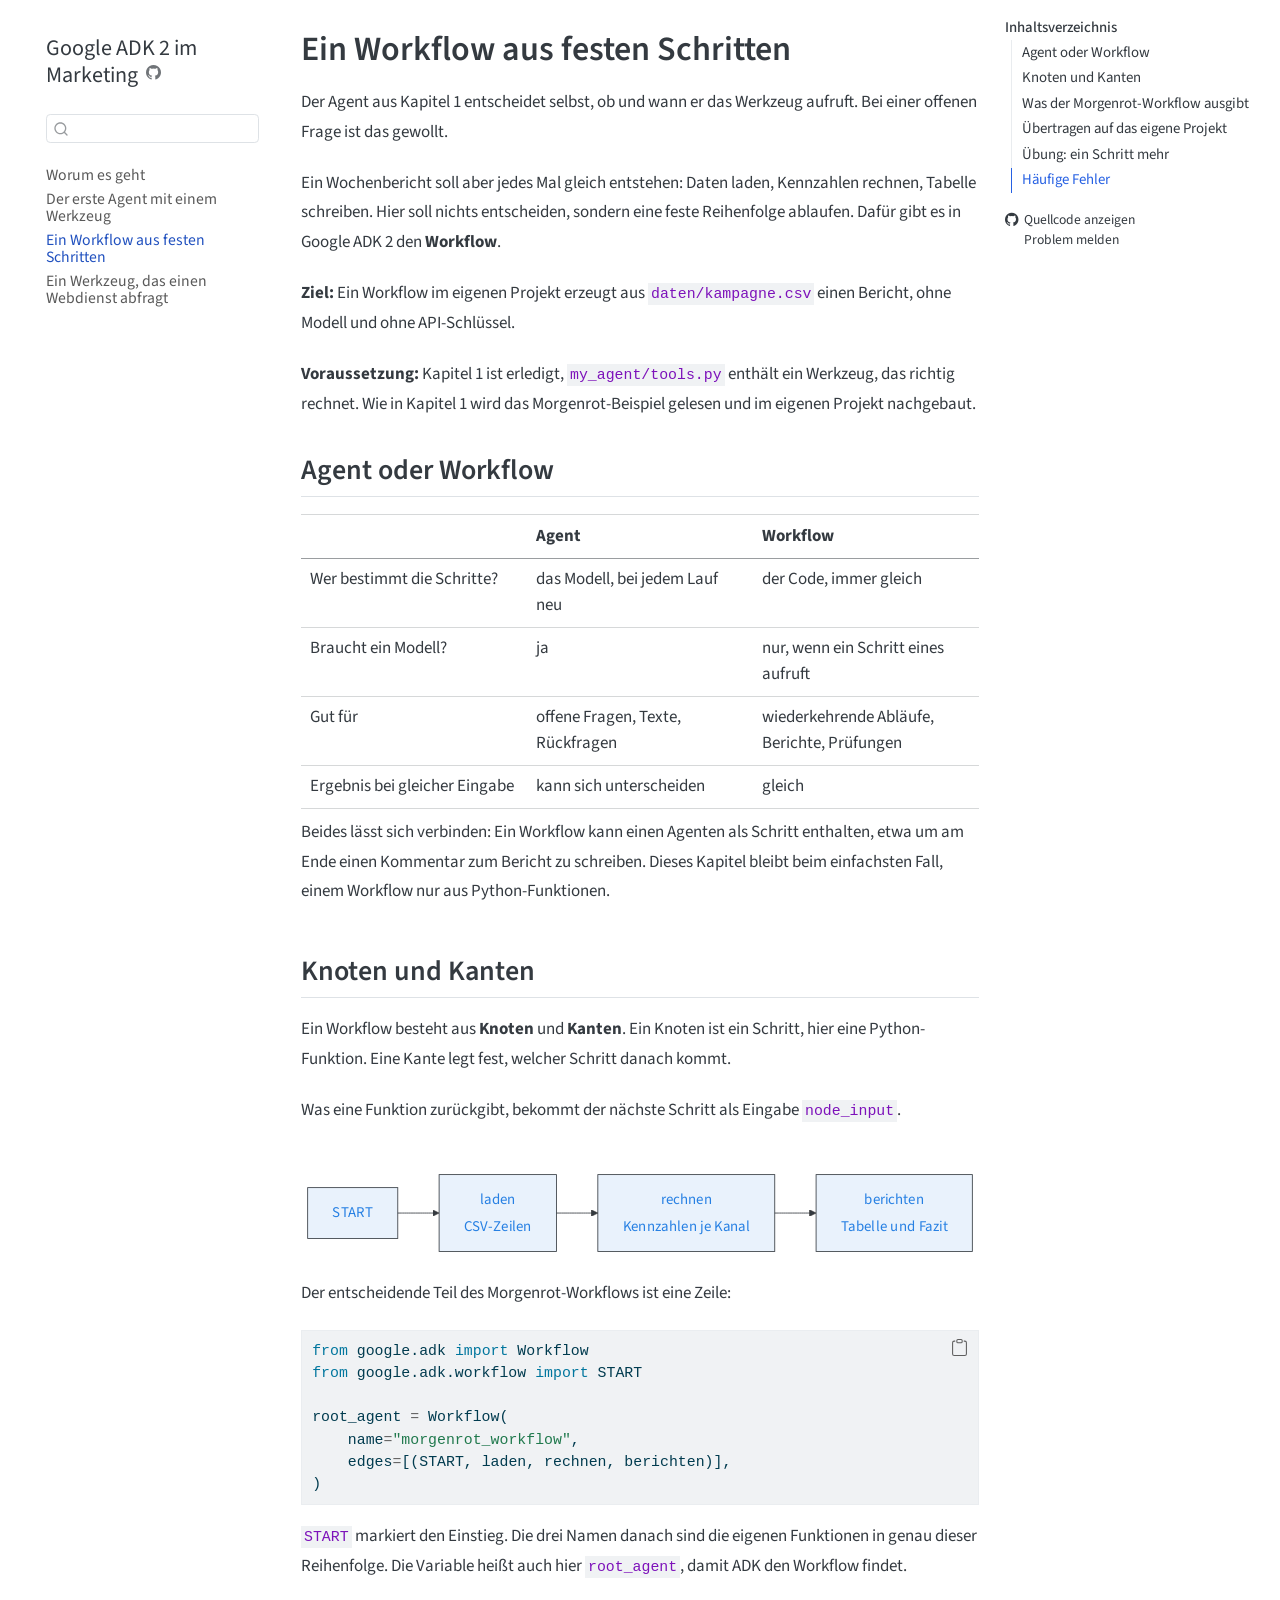
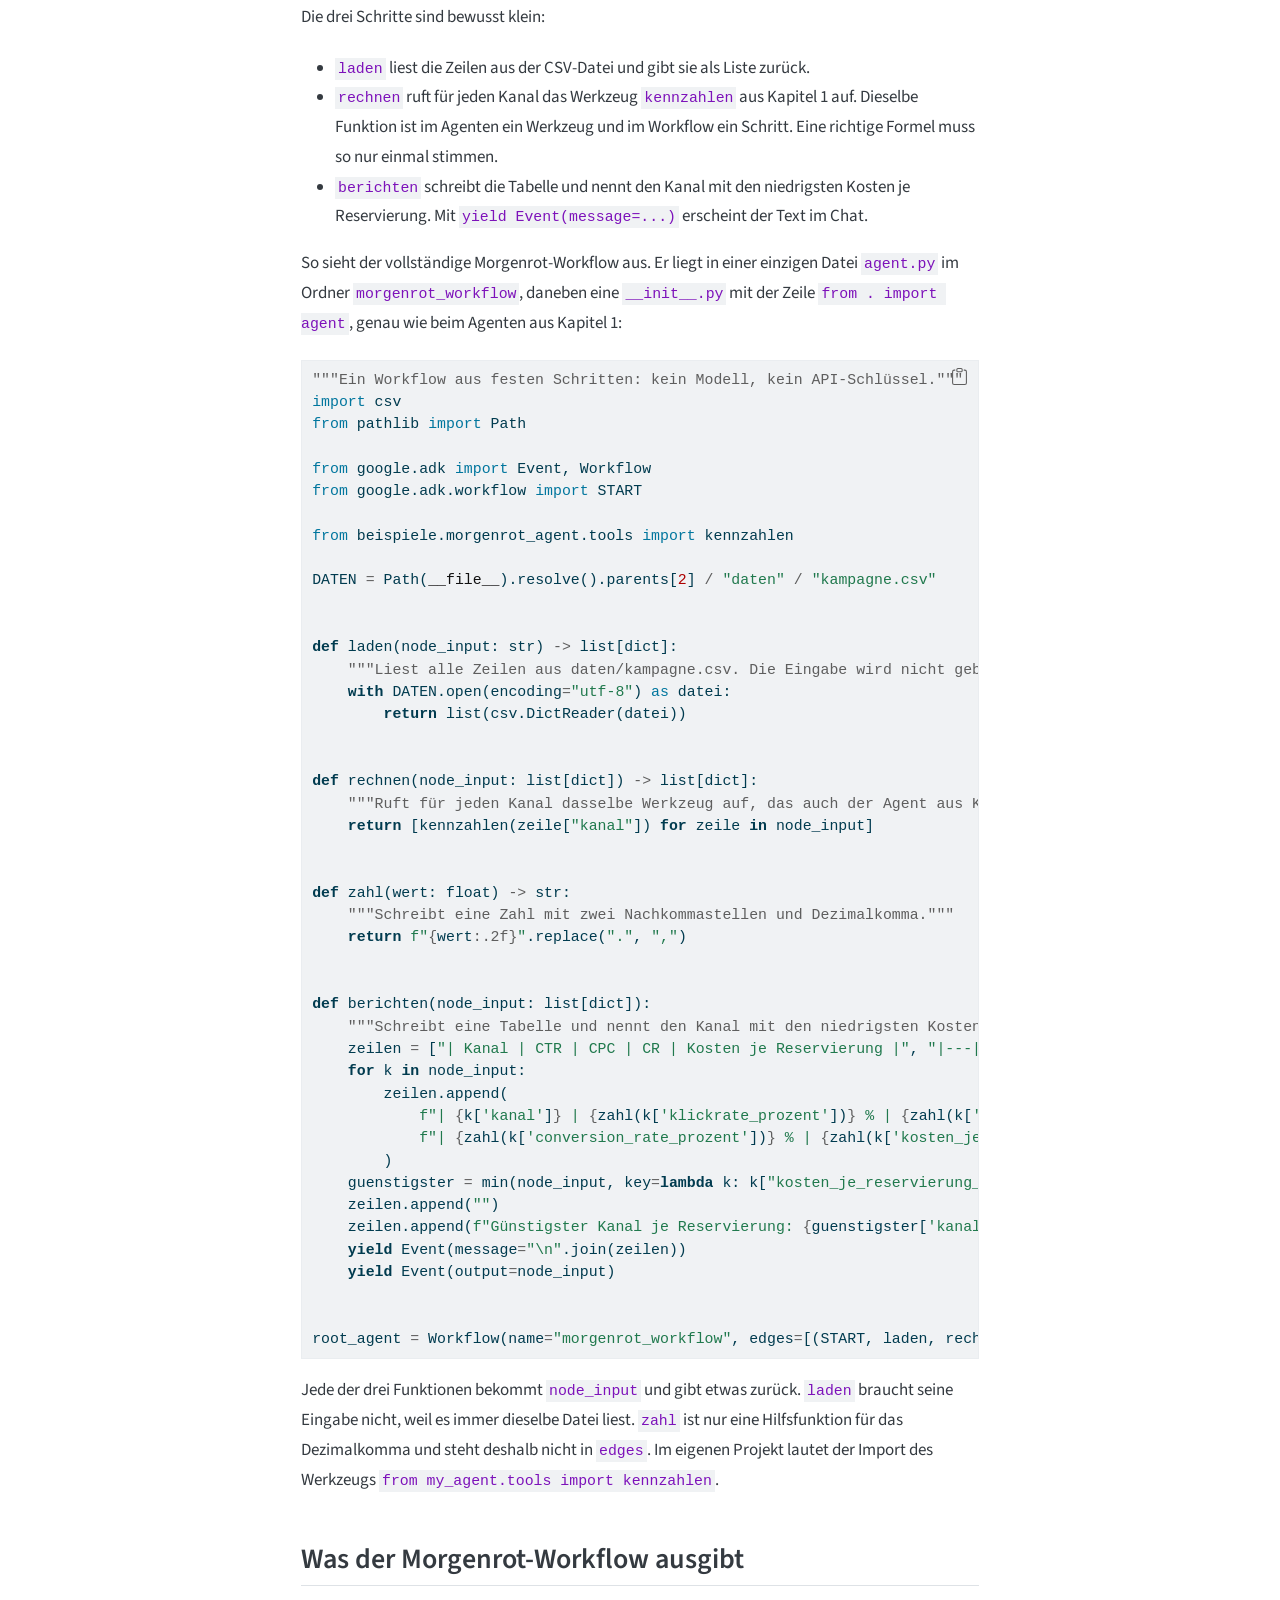
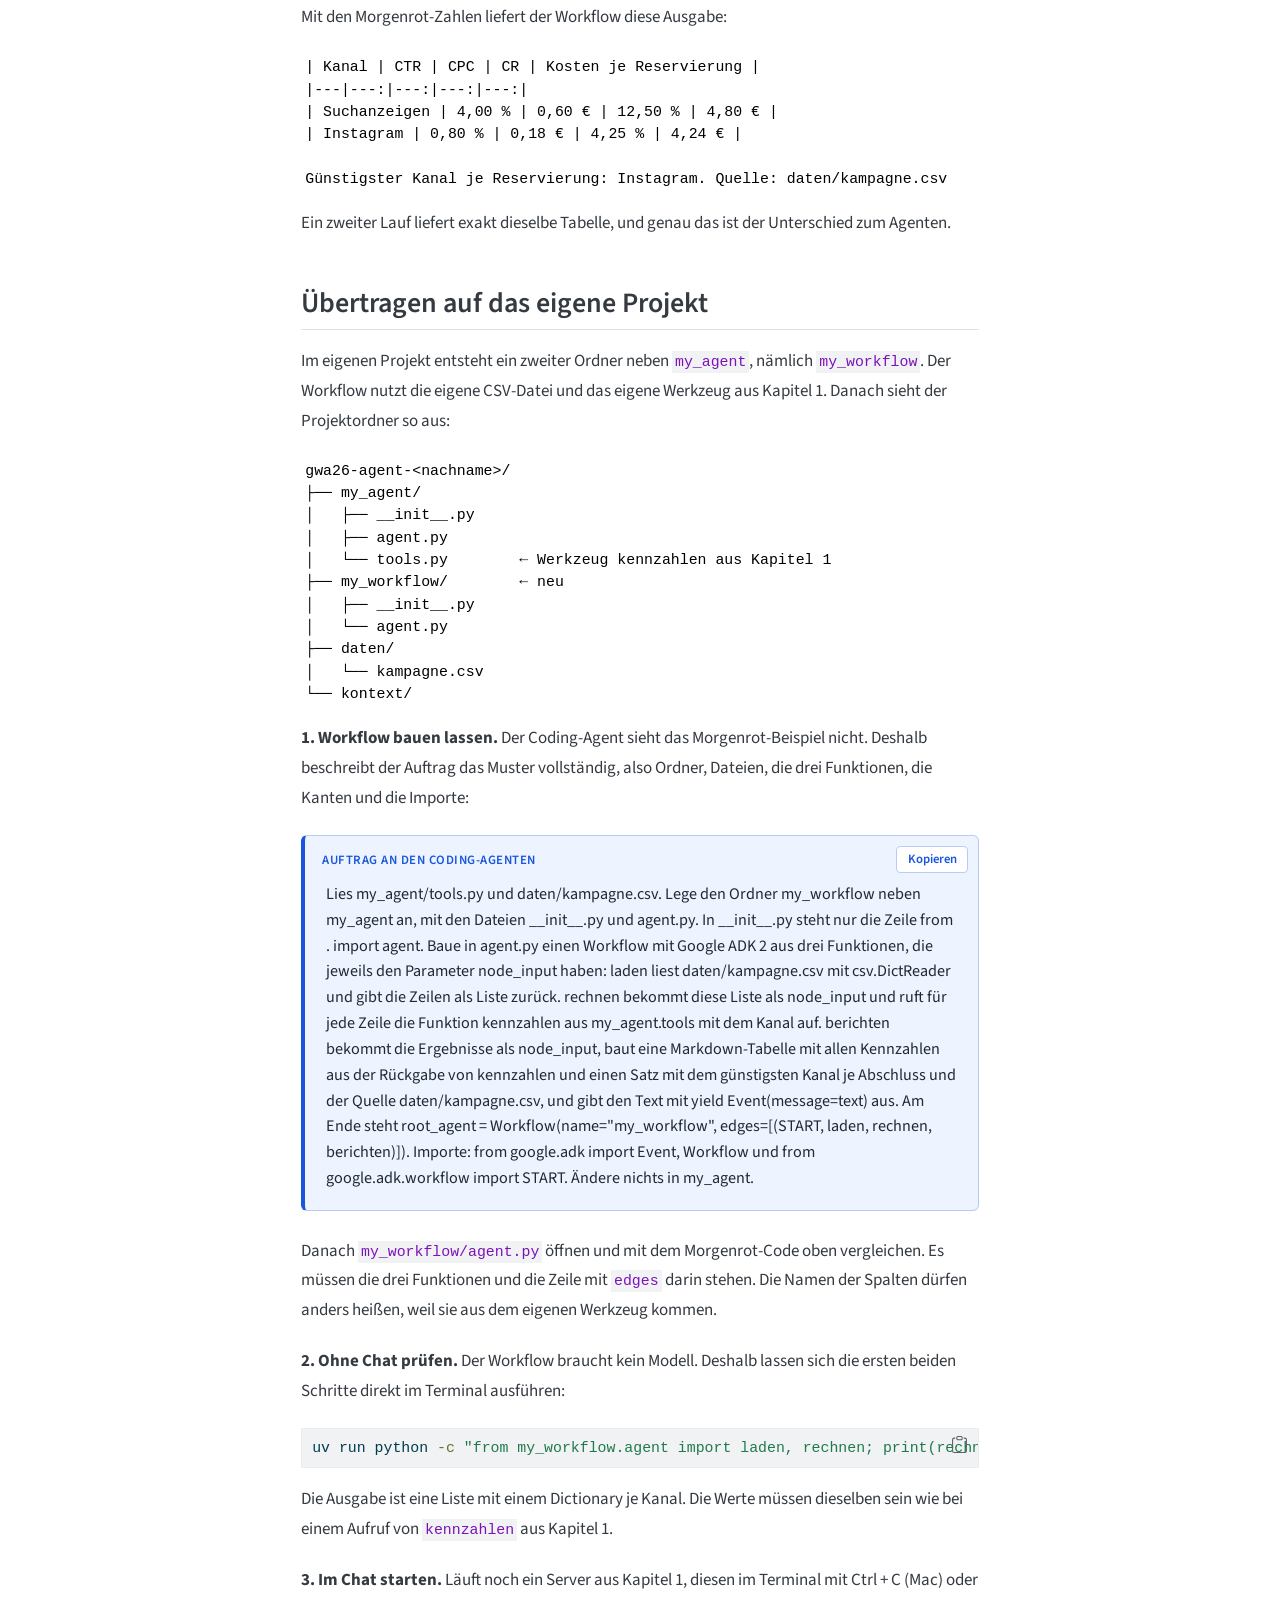
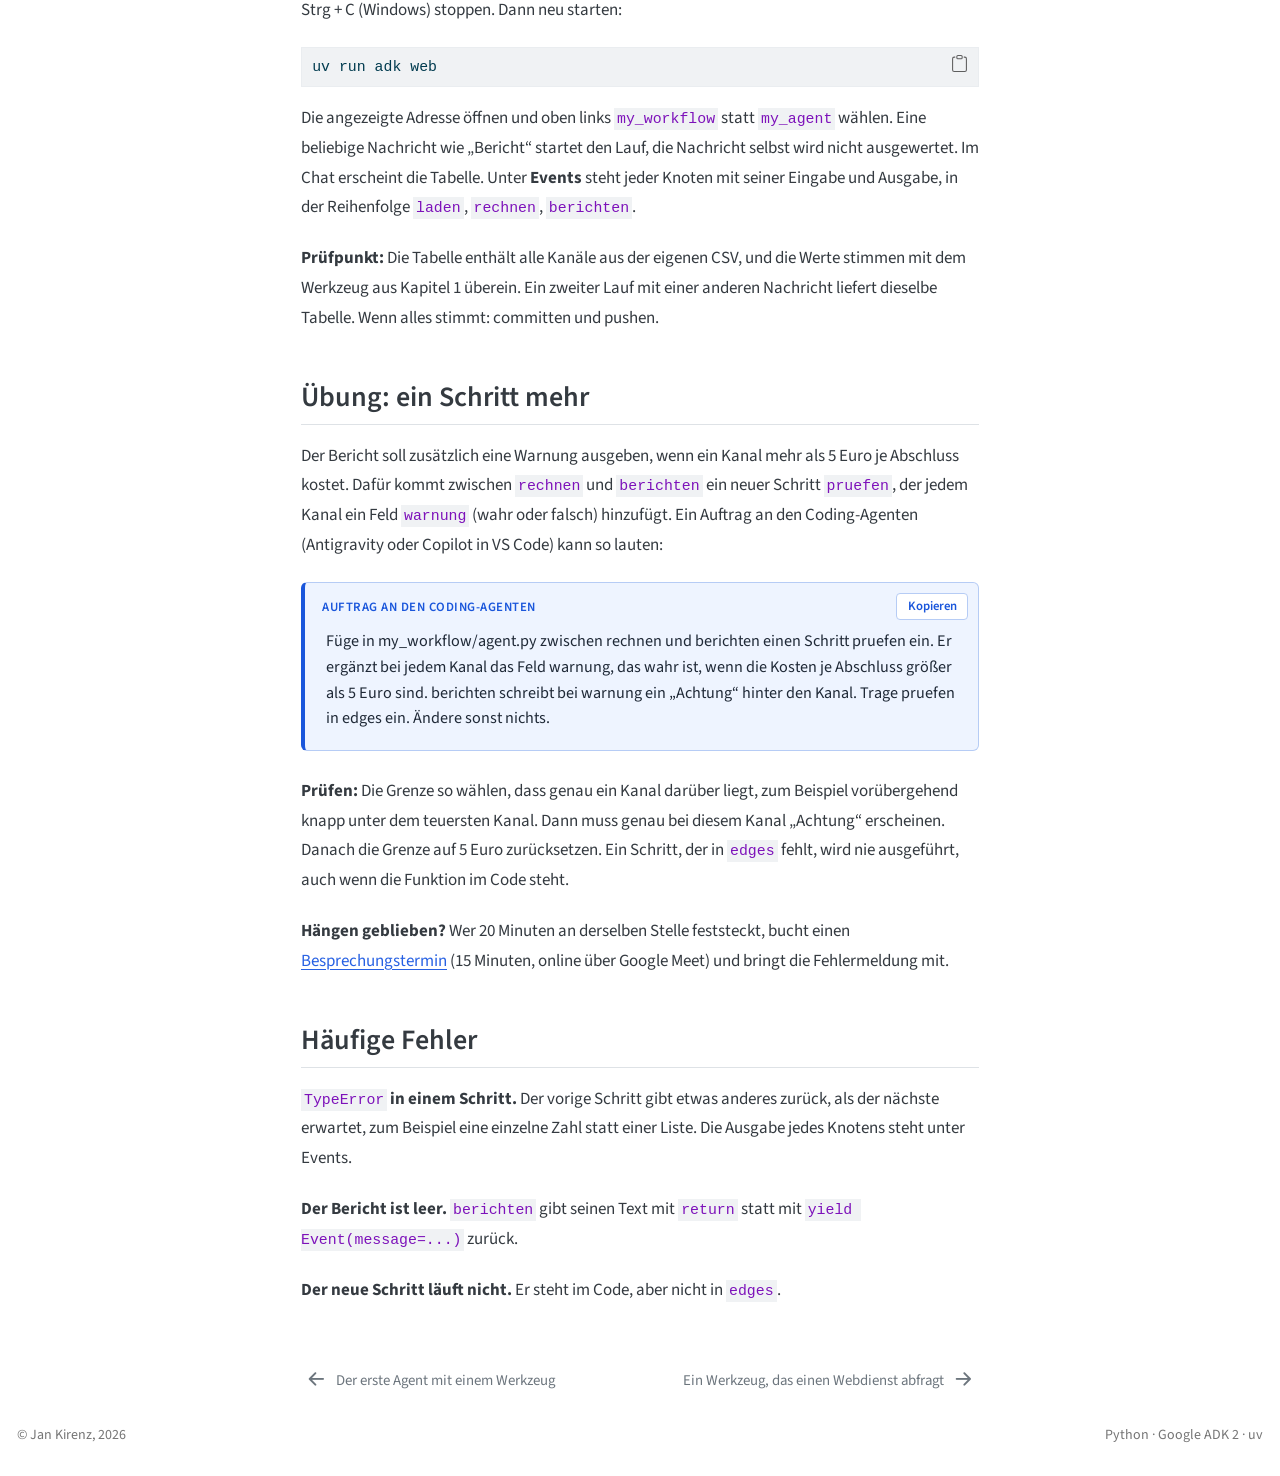
<file: kapitel/02-workflow.html>
<!DOCTYPE html>
<html xmlns="http://www.w3.org/1999/xhtml" lang="de" xml:lang="de"><head>

<meta charset="utf-8">
<meta name="generator" content="quarto-1.8.27">

<meta name="viewport" content="width=device-width, initial-scale=1.0, user-scalable=yes">


<title>Ein Workflow aus festen Schritten – Google ADK 2 im Marketing</title>
<style>
code{white-space: pre-wrap;}
span.smallcaps{font-variant: small-caps;}
div.columns{display: flex; gap: min(4vw, 1.5em);}
div.column{flex: auto; overflow-x: auto;}
div.hanging-indent{margin-left: 1.5em; text-indent: -1.5em;}
ul.task-list{list-style: none;}
ul.task-list li input[type="checkbox"] {
  width: 0.8em;
  margin: 0 0.8em 0.2em -1em; /* quarto-specific, see https://github.com/quarto-dev/quarto-cli/issues/4556 */ 
  vertical-align: middle;
}
/* CSS for syntax highlighting */
html { -webkit-text-size-adjust: 100%; }
pre > code.sourceCode { white-space: pre; position: relative; }
pre > code.sourceCode > span { display: inline-block; line-height: 1.25; }
pre > code.sourceCode > span:empty { height: 1.2em; }
.sourceCode { overflow: visible; }
code.sourceCode > span { color: inherit; text-decoration: inherit; }
div.sourceCode { margin: 1em 0; }
pre.sourceCode { margin: 0; }
@media screen {
div.sourceCode { overflow: auto; }
}
@media print {
pre > code.sourceCode { white-space: pre-wrap; }
pre > code.sourceCode > span { text-indent: -5em; padding-left: 5em; }
}
pre.numberSource code
  { counter-reset: source-line 0; }
pre.numberSource code > span
  { position: relative; left: -4em; counter-increment: source-line; }
pre.numberSource code > span > a:first-child::before
  { content: counter(source-line);
    position: relative; left: -1em; text-align: right; vertical-align: baseline;
    border: none; display: inline-block;
    -webkit-touch-callout: none; -webkit-user-select: none;
    -khtml-user-select: none; -moz-user-select: none;
    -ms-user-select: none; user-select: none;
    padding: 0 4px; width: 4em;
  }
pre.numberSource { margin-left: 3em;  padding-left: 4px; }
div.sourceCode
  {   }
@media screen {
pre > code.sourceCode > span > a:first-child::before { text-decoration: underline; }
}
</style>


<script src="../site_libs/quarto-nav/quarto-nav.js"></script>
<script src="../site_libs/quarto-nav/headroom.min.js"></script>
<script src="../site_libs/clipboard/clipboard.min.js"></script>
<script src="../site_libs/quarto-search/autocomplete.umd.js"></script>
<script src="../site_libs/quarto-search/fuse.min.js"></script>
<script src="../site_libs/quarto-search/quarto-search.js"></script>
<meta name="quarto:offset" content="../">
<link href="../kapitel/03-webdienst.html" rel="next">
<link href="../kapitel/01-erster-agent.html" rel="prev">
<script src="../site_libs/quarto-html/quarto.js" type="module"></script>
<script src="../site_libs/quarto-html/tabsets/tabsets.js" type="module"></script>
<script src="../site_libs/quarto-html/axe/axe-check.js" type="module"></script>
<script src="../site_libs/quarto-html/popper.min.js"></script>
<script src="../site_libs/quarto-html/tippy.umd.min.js"></script>
<script src="../site_libs/quarto-html/anchor.min.js"></script>
<link href="../site_libs/quarto-html/tippy.css" rel="stylesheet">
<link href="../site_libs/quarto-html/quarto-syntax-highlighting-ed96de9b727972fe78a7b5d16c58bf87.css" rel="stylesheet" id="quarto-text-highlighting-styles">
<script src="../site_libs/bootstrap/bootstrap.min.js"></script>
<link href="../site_libs/bootstrap/bootstrap-icons.css" rel="stylesheet">
<link href="../site_libs/bootstrap/bootstrap-5ea8f22911a6df30576a2a25a24cdd7a.min.css" rel="stylesheet" append-hash="true" id="quarto-bootstrap" data-mode="light">
<script id="quarto-search-options" type="application/json">{
  "location": "sidebar",
  "copy-button": false,
  "collapse-after": 3,
  "panel-placement": "start",
  "type": "textbox",
  "limit": 50,
  "keyboard-shortcut": [
    "f",
    "/",
    "s"
  ],
  "show-item-context": false,
  "language": {
    "search-no-results-text": "Keine Treffer",
    "search-matching-documents-text": "Treffer",
    "search-copy-link-title": "Link in die Suche kopieren",
    "search-hide-matches-text": "Zusätzliche Treffer verbergen",
    "search-more-match-text": "weitere Treffer in diesem Dokument",
    "search-more-matches-text": "weitere Treffer in diesem Dokument",
    "search-clear-button-title": "Zurücksetzen",
    "search-text-placeholder": "",
    "search-detached-cancel-button-title": "Abbrechen",
    "search-submit-button-title": "Abschicken",
    "search-label": "Suchen"
  }
}</script>
<script src="../site_libs/quarto-diagram/mermaid.min.js"></script>
<script src="../site_libs/quarto-diagram/mermaid-init.js"></script>
<link href="../site_libs/quarto-diagram/mermaid.css" rel="stylesheet">


<link rel="stylesheet" href="../styles.css">
</head>

<body class="nav-sidebar floating quarto-light">

<div id="quarto-search-results"></div>
  <header id="quarto-header" class="headroom fixed-top">
  <nav class="quarto-secondary-nav">
    <div class="container-fluid d-flex">
      <button type="button" class="quarto-btn-toggle btn" data-bs-toggle="collapse" role="button" data-bs-target=".quarto-sidebar-collapse-item" aria-controls="quarto-sidebar" aria-expanded="false" aria-label="Seitenleiste umschalten" onclick="if (window.quartoToggleHeadroom) { window.quartoToggleHeadroom(); }">
        <i class="bi bi-layout-text-sidebar-reverse"></i>
      </button>
        <nav class="quarto-page-breadcrumbs" aria-label="breadcrumb"><ol class="breadcrumb"><li class="breadcrumb-item"><a href="../kapitel/02-workflow.html"><span class="chapter-title">Ein Workflow aus festen Schritten</span></a></li></ol></nav>
        <a class="flex-grow-1" role="navigation" data-bs-toggle="collapse" data-bs-target=".quarto-sidebar-collapse-item" aria-controls="quarto-sidebar" aria-expanded="false" aria-label="Seitenleiste umschalten" onclick="if (window.quartoToggleHeadroom) { window.quartoToggleHeadroom(); }">      
        </a>
      <button type="button" class="btn quarto-search-button" aria-label="Suchen" onclick="window.quartoOpenSearch();">
        <i class="bi bi-search"></i>
      </button>
    </div>
  </nav>
</header>
<!-- content -->
<div id="quarto-content" class="quarto-container page-columns page-rows-contents page-layout-article">
<!-- sidebar -->
  <nav id="quarto-sidebar" class="sidebar collapse collapse-horizontal quarto-sidebar-collapse-item sidebar-navigation floating overflow-auto">
    <div class="pt-lg-2 mt-2 text-left sidebar-header">
    <div class="sidebar-title mb-0 py-0">
      <a href="../">Google ADK 2 im Marketing</a> 
        <div class="sidebar-tools-main">
    <a href="https://github.com/kirenz/google-adk-2-marketing" title="Quellcode" class="quarto-navigation-tool px-1" aria-label="Quellcode"><i class="bi bi-github"></i></a>
</div>
    </div>
      </div>
        <div class="mt-2 flex-shrink-0 align-items-center">
        <div class="sidebar-search">
        <div id="quarto-search" class="" title="Suchen"></div>
        </div>
        </div>
    <div class="sidebar-menu-container"> 
    <ul class="list-unstyled mt-1">
        <li class="sidebar-item">
  <div class="sidebar-item-container"> 
  <a href="../index.html" class="sidebar-item-text sidebar-link">
 <span class="menu-text">Worum es geht</span></a>
  </div>
</li>
        <li class="sidebar-item">
  <div class="sidebar-item-container"> 
  <a href="../kapitel/01-erster-agent.html" class="sidebar-item-text sidebar-link"><span class="chapter-title">Der erste Agent mit einem Werkzeug</span></a>
  </div>
</li>
        <li class="sidebar-item">
  <div class="sidebar-item-container"> 
  <a href="../kapitel/02-workflow.html" class="sidebar-item-text sidebar-link active"><span class="chapter-title">Ein Workflow aus festen Schritten</span></a>
  </div>
</li>
        <li class="sidebar-item">
  <div class="sidebar-item-container"> 
  <a href="../kapitel/03-webdienst.html" class="sidebar-item-text sidebar-link"><span class="chapter-title">Ein Werkzeug, das einen Webdienst abfragt</span></a>
  </div>
</li>
    </ul>
    </div>
</nav>
<div id="quarto-sidebar-glass" class="quarto-sidebar-collapse-item" data-bs-toggle="collapse" data-bs-target=".quarto-sidebar-collapse-item"></div>
<!-- margin-sidebar -->
    <div id="quarto-margin-sidebar" class="sidebar margin-sidebar">
        <nav id="TOC" role="doc-toc" class="toc-active">
    <h2 id="toc-title">Inhaltsverzeichnis</h2>
   
  <ul>
  <li><a href="#agent-oder-workflow" id="toc-agent-oder-workflow" class="nav-link active" data-scroll-target="#agent-oder-workflow">Agent oder Workflow</a></li>
  <li><a href="#knoten-und-kanten" id="toc-knoten-und-kanten" class="nav-link" data-scroll-target="#knoten-und-kanten">Knoten und Kanten</a></li>
  <li><a href="#was-der-morgenrot-workflow-ausgibt" id="toc-was-der-morgenrot-workflow-ausgibt" class="nav-link" data-scroll-target="#was-der-morgenrot-workflow-ausgibt">Was der Morgenrot-Workflow ausgibt</a></li>
  <li><a href="#übertragen-auf-das-eigene-projekt" id="toc-übertragen-auf-das-eigene-projekt" class="nav-link" data-scroll-target="#übertragen-auf-das-eigene-projekt">Übertragen auf das eigene Projekt</a></li>
  <li><a href="#übung-ein-schritt-mehr" id="toc-übung-ein-schritt-mehr" class="nav-link" data-scroll-target="#übung-ein-schritt-mehr">Übung: ein Schritt mehr</a></li>
  <li><a href="#häufige-fehler" id="toc-häufige-fehler" class="nav-link" data-scroll-target="#häufige-fehler">Häufige Fehler</a></li>
  </ul>
<div class="toc-actions"><ul><li><a href="https://github.com/kirenz/google-adk-2-marketing/blob/main/kapitel/02-workflow.qmd" class="toc-action"><i class="bi bi-github"></i>Quellcode anzeigen</a></li><li><a href="https://github.com/kirenz/google-adk-2-marketing/issues/new" class="toc-action"><i class="bi empty"></i>Problem melden</a></li></ul></div></nav>
    </div>
<!-- main -->
<main class="content" id="quarto-document-content">

<header id="title-block-header" class="quarto-title-block default">
<div class="quarto-title">
<h1 class="title"><span class="chapter-title">Ein Workflow aus festen Schritten</span></h1>
</div>



<div class="quarto-title-meta">

    
  
    
  </div>
  


</header>


<p>Der Agent aus Kapitel 1 entscheidet selbst, ob und wann er das Werkzeug aufruft. Bei einer offenen Frage ist das gewollt.</p>
<p>Ein Wochenbericht soll aber jedes Mal gleich entstehen: Daten laden, Kennzahlen rechnen, Tabelle schreiben. Hier soll nichts entscheiden, sondern eine feste Reihenfolge ablaufen. Dafür gibt es in Google ADK 2 den <strong>Workflow</strong>.</p>
<p><strong>Ziel:</strong> Ein Workflow im eigenen Projekt erzeugt aus <code>daten/kampagne.csv</code> einen Bericht, ohne Modell und ohne API-Schlüssel.</p>
<p><strong>Voraussetzung:</strong> Kapitel 1 ist erledigt, <code>my_agent/tools.py</code> enthält ein Werkzeug, das richtig rechnet. Wie in Kapitel 1 wird das Morgenrot-Beispiel gelesen und im eigenen Projekt nachgebaut.</p>
<section id="agent-oder-workflow" class="level2">
<h2 class="anchored" data-anchor-id="agent-oder-workflow">Agent oder Workflow</h2>
<table class="caption-top table">
<colgroup>
<col style="width: 33%">
<col style="width: 33%">
<col style="width: 33%">
</colgroup>
<thead>
<tr class="header">
<th></th>
<th>Agent</th>
<th>Workflow</th>
</tr>
</thead>
<tbody>
<tr class="odd">
<td>Wer bestimmt die Schritte?</td>
<td>das Modell, bei jedem Lauf neu</td>
<td>der Code, immer gleich</td>
</tr>
<tr class="even">
<td>Braucht ein Modell?</td>
<td>ja</td>
<td>nur, wenn ein Schritt eines aufruft</td>
</tr>
<tr class="odd">
<td>Gut für</td>
<td>offene Fragen, Texte, Rückfragen</td>
<td>wiederkehrende Abläufe, Berichte, Prüfungen</td>
</tr>
<tr class="even">
<td>Ergebnis bei gleicher Eingabe</td>
<td>kann sich unterscheiden</td>
<td>gleich</td>
</tr>
</tbody>
</table>
<p>Beides lässt sich verbinden: Ein Workflow kann einen Agenten als Schritt enthalten, etwa um am Ende einen Kommentar zum Bericht zu schreiben. Dieses Kapitel bleibt beim einfachsten Fall, einem Workflow nur aus Python-Funktionen.</p>
</section>
<section id="knoten-und-kanten" class="level2">
<h2 class="anchored" data-anchor-id="knoten-und-kanten">Knoten und Kanten</h2>
<p>Ein Workflow besteht aus <strong>Knoten</strong> und <strong>Kanten</strong>. Ein Knoten ist ein Schritt, hier eine Python-Funktion. Eine Kante legt fest, welcher Schritt danach kommt.</p>
<p>Was eine Funktion zurückgibt, bekommt der nächste Schritt als Eingabe <code>node_input</code>.</p>
<div class="cell" data-layout-align="default">
<div class="cell-output-display">
<div>
<p></p><figure class="figure"><p></p>
<div>
<pre class="mermaid mermaid-js">%%{init: {"themeVariables": {"fontSize": "18px"}}}%%
flowchart LR
  S[START] --&gt; L["laden&lt;br/&gt;CSV-Zeilen"]
  L --&gt; R["rechnen&lt;br/&gt;Kennzahlen je Kanal"]
  R --&gt; B["berichten&lt;br/&gt;Tabelle und Fazit"]
</pre>
</div>
<p></p></figure><p></p>
</div>
</div>
</div>
<p>Der entscheidende Teil des Morgenrot-Workflows ist eine Zeile:</p>
<div class="code-copy-outer-scaffold"><div class="sourceCode" id="cb1"><pre class="sourceCode python code-with-copy"><code class="sourceCode python"><span id="cb1-1"><a href="#cb1-1" aria-hidden="true" tabindex="-1"></a><span class="im">from</span> google.adk <span class="im">import</span> Workflow</span>
<span id="cb1-2"><a href="#cb1-2" aria-hidden="true" tabindex="-1"></a><span class="im">from</span> google.adk.workflow <span class="im">import</span> START</span>
<span id="cb1-3"><a href="#cb1-3" aria-hidden="true" tabindex="-1"></a></span>
<span id="cb1-4"><a href="#cb1-4" aria-hidden="true" tabindex="-1"></a>root_agent <span class="op">=</span> Workflow(</span>
<span id="cb1-5"><a href="#cb1-5" aria-hidden="true" tabindex="-1"></a>    name<span class="op">=</span><span class="st">"morgenrot_workflow"</span>,</span>
<span id="cb1-6"><a href="#cb1-6" aria-hidden="true" tabindex="-1"></a>    edges<span class="op">=</span>[(START, laden, rechnen, berichten)],</span>
<span id="cb1-7"><a href="#cb1-7" aria-hidden="true" tabindex="-1"></a>)</span></code></pre></div><button title="In die Zwischenablage kopieren" class="code-copy-button"><i class="bi"></i></button></div>
<p><code>START</code> markiert den Einstieg. Die drei Namen danach sind die eigenen Funktionen in genau dieser Reihenfolge. Die Variable heißt auch hier <code>root_agent</code>, damit ADK den Workflow findet.</p>
<p>Die drei Schritte sind bewusst klein:</p>
<ul>
<li><code>laden</code> liest die Zeilen aus der CSV-Datei und gibt sie als Liste zurück.</li>
<li><code>rechnen</code> ruft für jeden Kanal das Werkzeug <code>kennzahlen</code> aus Kapitel 1 auf. Dieselbe Funktion ist im Agenten ein Werkzeug und im Workflow ein Schritt. Eine richtige Formel muss so nur einmal stimmen.</li>
<li><code>berichten</code> schreibt die Tabelle und nennt den Kanal mit den niedrigsten Kosten je Reservierung. Mit <code>yield Event(message=...)</code> erscheint der Text im Chat.</li>
</ul>
<p>So sieht der vollständige Morgenrot-Workflow aus. Er liegt in einer einzigen Datei <code>agent.py</code> im Ordner <code>morgenrot_workflow</code>, daneben eine <code>__init__.py</code> mit der Zeile <code>from . import agent</code>, genau wie beim Agenten aus Kapitel 1:</p>
<div class="code-copy-outer-scaffold"><div class="sourceCode" id="cb2"><pre class="sourceCode python code-with-copy"><code class="sourceCode python"><span id="cb2-1"><a href="#cb2-1" aria-hidden="true" tabindex="-1"></a><span class="co">"""Ein Workflow aus festen Schritten: kein Modell, kein API-Schlüssel."""</span></span>
<span id="cb2-2"><a href="#cb2-2" aria-hidden="true" tabindex="-1"></a><span class="im">import</span> csv</span>
<span id="cb2-3"><a href="#cb2-3" aria-hidden="true" tabindex="-1"></a><span class="im">from</span> pathlib <span class="im">import</span> Path</span>
<span id="cb2-4"><a href="#cb2-4" aria-hidden="true" tabindex="-1"></a></span>
<span id="cb2-5"><a href="#cb2-5" aria-hidden="true" tabindex="-1"></a><span class="im">from</span> google.adk <span class="im">import</span> Event, Workflow</span>
<span id="cb2-6"><a href="#cb2-6" aria-hidden="true" tabindex="-1"></a><span class="im">from</span> google.adk.workflow <span class="im">import</span> START</span>
<span id="cb2-7"><a href="#cb2-7" aria-hidden="true" tabindex="-1"></a></span>
<span id="cb2-8"><a href="#cb2-8" aria-hidden="true" tabindex="-1"></a><span class="im">from</span> beispiele.morgenrot_agent.tools <span class="im">import</span> kennzahlen</span>
<span id="cb2-9"><a href="#cb2-9" aria-hidden="true" tabindex="-1"></a></span>
<span id="cb2-10"><a href="#cb2-10" aria-hidden="true" tabindex="-1"></a>DATEN <span class="op">=</span> Path(<span class="va">__file__</span>).resolve().parents[<span class="dv">2</span>] <span class="op">/</span> <span class="st">"daten"</span> <span class="op">/</span> <span class="st">"kampagne.csv"</span></span>
<span id="cb2-11"><a href="#cb2-11" aria-hidden="true" tabindex="-1"></a></span>
<span id="cb2-12"><a href="#cb2-12" aria-hidden="true" tabindex="-1"></a></span>
<span id="cb2-13"><a href="#cb2-13" aria-hidden="true" tabindex="-1"></a><span class="kw">def</span> laden(node_input: <span class="bu">str</span>) <span class="op">-&gt;</span> <span class="bu">list</span>[<span class="bu">dict</span>]:</span>
<span id="cb2-14"><a href="#cb2-14" aria-hidden="true" tabindex="-1"></a>    <span class="co">"""Liest alle Zeilen aus daten/kampagne.csv. Die Eingabe wird nicht gebraucht."""</span></span>
<span id="cb2-15"><a href="#cb2-15" aria-hidden="true" tabindex="-1"></a>    <span class="cf">with</span> DATEN.<span class="bu">open</span>(encoding<span class="op">=</span><span class="st">"utf-8"</span>) <span class="im">as</span> datei:</span>
<span id="cb2-16"><a href="#cb2-16" aria-hidden="true" tabindex="-1"></a>        <span class="cf">return</span> <span class="bu">list</span>(csv.DictReader(datei))</span>
<span id="cb2-17"><a href="#cb2-17" aria-hidden="true" tabindex="-1"></a></span>
<span id="cb2-18"><a href="#cb2-18" aria-hidden="true" tabindex="-1"></a></span>
<span id="cb2-19"><a href="#cb2-19" aria-hidden="true" tabindex="-1"></a><span class="kw">def</span> rechnen(node_input: <span class="bu">list</span>[<span class="bu">dict</span>]) <span class="op">-&gt;</span> <span class="bu">list</span>[<span class="bu">dict</span>]:</span>
<span id="cb2-20"><a href="#cb2-20" aria-hidden="true" tabindex="-1"></a>    <span class="co">"""Ruft für jeden Kanal dasselbe Werkzeug auf, das auch der Agent aus Kapitel 1 nutzt."""</span></span>
<span id="cb2-21"><a href="#cb2-21" aria-hidden="true" tabindex="-1"></a>    <span class="cf">return</span> [kennzahlen(zeile[<span class="st">"kanal"</span>]) <span class="cf">for</span> zeile <span class="kw">in</span> node_input]</span>
<span id="cb2-22"><a href="#cb2-22" aria-hidden="true" tabindex="-1"></a></span>
<span id="cb2-23"><a href="#cb2-23" aria-hidden="true" tabindex="-1"></a></span>
<span id="cb2-24"><a href="#cb2-24" aria-hidden="true" tabindex="-1"></a><span class="kw">def</span> zahl(wert: <span class="bu">float</span>) <span class="op">-&gt;</span> <span class="bu">str</span>:</span>
<span id="cb2-25"><a href="#cb2-25" aria-hidden="true" tabindex="-1"></a>    <span class="co">"""Schreibt eine Zahl mit zwei Nachkommastellen und Dezimalkomma."""</span></span>
<span id="cb2-26"><a href="#cb2-26" aria-hidden="true" tabindex="-1"></a>    <span class="cf">return</span> <span class="ss">f"</span><span class="sc">{</span>wert<span class="sc">:.2f}</span><span class="ss">"</span>.replace(<span class="st">"."</span>, <span class="st">","</span>)</span>
<span id="cb2-27"><a href="#cb2-27" aria-hidden="true" tabindex="-1"></a></span>
<span id="cb2-28"><a href="#cb2-28" aria-hidden="true" tabindex="-1"></a></span>
<span id="cb2-29"><a href="#cb2-29" aria-hidden="true" tabindex="-1"></a><span class="kw">def</span> berichten(node_input: <span class="bu">list</span>[<span class="bu">dict</span>]):</span>
<span id="cb2-30"><a href="#cb2-30" aria-hidden="true" tabindex="-1"></a>    <span class="co">"""Schreibt eine Tabelle und nennt den Kanal mit den niedrigsten Kosten je Reservierung."""</span></span>
<span id="cb2-31"><a href="#cb2-31" aria-hidden="true" tabindex="-1"></a>    zeilen <span class="op">=</span> [<span class="st">"| Kanal | CTR | CPC | CR | Kosten je Reservierung |"</span>, <span class="st">"|---|---:|---:|---:|---:|"</span>]</span>
<span id="cb2-32"><a href="#cb2-32" aria-hidden="true" tabindex="-1"></a>    <span class="cf">for</span> k <span class="kw">in</span> node_input:</span>
<span id="cb2-33"><a href="#cb2-33" aria-hidden="true" tabindex="-1"></a>        zeilen.append(</span>
<span id="cb2-34"><a href="#cb2-34" aria-hidden="true" tabindex="-1"></a>            <span class="ss">f"| </span><span class="sc">{</span>k[<span class="st">'kanal'</span>]<span class="sc">}</span><span class="ss"> | </span><span class="sc">{</span>zahl(k[<span class="st">'klickrate_prozent'</span>])<span class="sc">}</span><span class="ss"> % | </span><span class="sc">{</span>zahl(k[<span class="st">'klickpreis_eur'</span>])<span class="sc">}</span><span class="ss"> € "</span></span>
<span id="cb2-35"><a href="#cb2-35" aria-hidden="true" tabindex="-1"></a>            <span class="ss">f"| </span><span class="sc">{</span>zahl(k[<span class="st">'conversion_rate_prozent'</span>])<span class="sc">}</span><span class="ss"> % | </span><span class="sc">{</span>zahl(k[<span class="st">'kosten_je_reservierung_eur'</span>])<span class="sc">}</span><span class="ss"> € |"</span></span>
<span id="cb2-36"><a href="#cb2-36" aria-hidden="true" tabindex="-1"></a>        )</span>
<span id="cb2-37"><a href="#cb2-37" aria-hidden="true" tabindex="-1"></a>    guenstigster <span class="op">=</span> <span class="bu">min</span>(node_input, key<span class="op">=</span><span class="kw">lambda</span> k: k[<span class="st">"kosten_je_reservierung_eur"</span>])</span>
<span id="cb2-38"><a href="#cb2-38" aria-hidden="true" tabindex="-1"></a>    zeilen.append(<span class="st">""</span>)</span>
<span id="cb2-39"><a href="#cb2-39" aria-hidden="true" tabindex="-1"></a>    zeilen.append(<span class="ss">f"Günstigster Kanal je Reservierung: </span><span class="sc">{</span>guenstigster[<span class="st">'kanal'</span>]<span class="sc">}</span><span class="ss">. Quelle: daten/kampagne.csv"</span>)</span>
<span id="cb2-40"><a href="#cb2-40" aria-hidden="true" tabindex="-1"></a>    <span class="cf">yield</span> Event(message<span class="op">=</span><span class="st">"</span><span class="ch">\n</span><span class="st">"</span>.join(zeilen))</span>
<span id="cb2-41"><a href="#cb2-41" aria-hidden="true" tabindex="-1"></a>    <span class="cf">yield</span> Event(output<span class="op">=</span>node_input)</span>
<span id="cb2-42"><a href="#cb2-42" aria-hidden="true" tabindex="-1"></a></span>
<span id="cb2-43"><a href="#cb2-43" aria-hidden="true" tabindex="-1"></a></span>
<span id="cb2-44"><a href="#cb2-44" aria-hidden="true" tabindex="-1"></a>root_agent <span class="op">=</span> Workflow(name<span class="op">=</span><span class="st">"morgenrot_workflow"</span>, edges<span class="op">=</span>[(START, laden, rechnen, berichten)])</span></code></pre></div><button title="In die Zwischenablage kopieren" class="code-copy-button"><i class="bi"></i></button></div>
<p>Jede der drei Funktionen bekommt <code>node_input</code> und gibt etwas zurück. <code>laden</code> braucht seine Eingabe nicht, weil es immer dieselbe Datei liest. <code>zahl</code> ist nur eine Hilfsfunktion für das Dezimalkomma und steht deshalb nicht in <code>edges</code>. Im eigenen Projekt lautet der Import des Werkzeugs <code>from my_agent.tools import kennzahlen</code>.</p>
</section>
<section id="was-der-morgenrot-workflow-ausgibt" class="level2">
<h2 class="anchored" data-anchor-id="was-der-morgenrot-workflow-ausgibt">Was der Morgenrot-Workflow ausgibt</h2>
<p>Mit den Morgenrot-Zahlen liefert der Workflow diese Ausgabe:</p>
<pre class="text"><code>| Kanal | CTR | CPC | CR | Kosten je Reservierung |
|---|---:|---:|---:|---:|
| Suchanzeigen | 4,00 % | 0,60 € | 12,50 % | 4,80 € |
| Instagram | 0,80 % | 0,18 € | 4,25 % | 4,24 € |

Günstigster Kanal je Reservierung: Instagram. Quelle: daten/kampagne.csv</code></pre>
<p>Ein zweiter Lauf liefert exakt dieselbe Tabelle, und genau das ist der Unterschied zum Agenten.</p>
</section>
<section id="übertragen-auf-das-eigene-projekt" class="level2">
<h2 class="anchored" data-anchor-id="übertragen-auf-das-eigene-projekt">Übertragen auf das eigene Projekt</h2>
<p>Im eigenen Projekt entsteht ein zweiter Ordner neben <code>my_agent</code>, nämlich <code>my_workflow</code>. Der Workflow nutzt die eigene CSV-Datei und das eigene Werkzeug aus Kapitel 1. Danach sieht der Projektordner so aus:</p>
<pre class="text"><code>gwa26-agent-&lt;nachname&gt;/
├── my_agent/
│   ├── __init__.py
│   ├── agent.py
│   └── tools.py        ← Werkzeug kennzahlen aus Kapitel 1
├── my_workflow/        ← neu
│   ├── __init__.py
│   └── agent.py
├── daten/
│   └── kampagne.csv
└── kontext/</code></pre>
<p><strong>1. Workflow bauen lassen.</strong> Der Coding-Agent sieht das Morgenrot-Beispiel nicht. Deshalb beschreibt der Auftrag das Muster vollständig, also Ordner, Dateien, die drei Funktionen, die Kanten und die Importe:</p>
<pre class="text prompt"><code>Lies my_agent/tools.py und daten/kampagne.csv. Lege den Ordner my_workflow neben my_agent an, mit den Dateien __init__.py und agent.py. In __init__.py steht nur die Zeile from . import agent. Baue in agent.py einen Workflow mit Google ADK 2 aus drei Funktionen, die jeweils den Parameter node_input haben: laden liest daten/kampagne.csv mit csv.DictReader und gibt die Zeilen als Liste zurück. rechnen bekommt diese Liste als node_input und ruft für jede Zeile die Funktion kennzahlen aus my_agent.tools mit dem Kanal auf. berichten bekommt die Ergebnisse als node_input, baut eine Markdown-Tabelle mit allen Kennzahlen aus der Rückgabe von kennzahlen und einen Satz mit dem günstigsten Kanal je Abschluss und der Quelle daten/kampagne.csv, und gibt den Text mit yield Event(message=text) aus. Am Ende steht root_agent = Workflow(name="my_workflow", edges=[(START, laden, rechnen, berichten)]). Importe: from google.adk import Event, Workflow und from google.adk.workflow import START. Ändere nichts in my_agent.</code></pre>
<p>Danach <code>my_workflow/agent.py</code> öffnen und mit dem Morgenrot-Code oben vergleichen. Es müssen die drei Funktionen und die Zeile mit <code>edges</code> darin stehen. Die Namen der Spalten dürfen anders heißen, weil sie aus dem eigenen Werkzeug kommen.</p>
<p><strong>2. Ohne Chat prüfen.</strong> Der Workflow braucht kein Modell. Deshalb lassen sich die ersten beiden Schritte direkt im Terminal ausführen:</p>
<div class="code-copy-outer-scaffold"><div class="sourceCode" id="cb6"><pre class="sourceCode bash code-with-copy"><code class="sourceCode bash"><span id="cb6-1"><a href="#cb6-1" aria-hidden="true" tabindex="-1"></a><span class="ex">uv</span> run python <span class="at">-c</span> <span class="st">"from my_workflow.agent import laden, rechnen; print(rechnen(laden('')))"</span></span></code></pre></div><button title="In die Zwischenablage kopieren" class="code-copy-button"><i class="bi"></i></button></div>
<p>Die Ausgabe ist eine Liste mit einem Dictionary je Kanal. Die Werte müssen dieselben sein wie bei einem Aufruf von <code>kennzahlen</code> aus Kapitel 1.</p>
<p><strong>3. Im Chat starten.</strong> Läuft noch ein Server aus Kapitel 1, diesen im Terminal mit Ctrl + C (Mac) oder Strg + C (Windows) stoppen. Dann neu starten:</p>
<div class="code-copy-outer-scaffold"><div class="sourceCode" id="cb7"><pre class="sourceCode bash code-with-copy"><code class="sourceCode bash"><span id="cb7-1"><a href="#cb7-1" aria-hidden="true" tabindex="-1"></a><span class="ex">uv</span> run adk web</span></code></pre></div><button title="In die Zwischenablage kopieren" class="code-copy-button"><i class="bi"></i></button></div>
<p>Die angezeigte Adresse öffnen und oben links <code>my_workflow</code> statt <code>my_agent</code> wählen. Eine beliebige Nachricht wie „Bericht“ startet den Lauf, die Nachricht selbst wird nicht ausgewertet. Im Chat erscheint die Tabelle. Unter <strong>Events</strong> steht jeder Knoten mit seiner Eingabe und Ausgabe, in der Reihenfolge <code>laden</code>, <code>rechnen</code>, <code>berichten</code>.</p>
<p><strong>Prüfpunkt:</strong> Die Tabelle enthält alle Kanäle aus der eigenen CSV, und die Werte stimmen mit dem Werkzeug aus Kapitel 1 überein. Ein zweiter Lauf mit einer anderen Nachricht liefert dieselbe Tabelle. Wenn alles stimmt: committen und pushen.</p>
</section>
<section id="übung-ein-schritt-mehr" class="level2">
<h2 class="anchored" data-anchor-id="übung-ein-schritt-mehr">Übung: ein Schritt mehr</h2>
<p>Der Bericht soll zusätzlich eine Warnung ausgeben, wenn ein Kanal mehr als 5 Euro je Abschluss kostet. Dafür kommt zwischen <code>rechnen</code> und <code>berichten</code> ein neuer Schritt <code>pruefen</code>, der jedem Kanal ein Feld <code>warnung</code> (wahr oder falsch) hinzufügt. Ein Auftrag an den Coding-Agenten (Antigravity oder Copilot in VS Code) kann so lauten:</p>
<pre class="text prompt"><code>Füge in my_workflow/agent.py zwischen rechnen und berichten einen Schritt pruefen ein. Er ergänzt bei jedem Kanal das Feld warnung, das wahr ist, wenn die Kosten je Abschluss größer als 5 Euro sind. berichten schreibt bei warnung ein „Achtung“ hinter den Kanal. Trage pruefen in edges ein. Ändere sonst nichts.</code></pre>
<p><strong>Prüfen:</strong> Die Grenze so wählen, dass genau ein Kanal darüber liegt, zum Beispiel vorübergehend knapp unter dem teuersten Kanal. Dann muss genau bei diesem Kanal „Achtung“ erscheinen. Danach die Grenze auf 5 Euro zurücksetzen. Ein Schritt, der in <code>edges</code> fehlt, wird nie ausgeführt, auch wenn die Funktion im Code steht.</p>
<p><strong>Hängen geblieben?</strong> Wer 20 Minuten an derselben Stelle feststeckt, bucht einen <a href="https://calendar.google.com/calendar/appointments/schedules/AcZssZ0-Br2i3czDONX0VmA8fOW7ttU9xKOCCrxyWJr2KItZ9CI-EB-2F3IUIAyhdoL97wEMHfzMft3J">Besprechungstermin</a> (15 Minuten, online über Google Meet) und bringt die Fehlermeldung mit.</p>
</section>
<section id="häufige-fehler" class="level2">
<h2 class="anchored" data-anchor-id="häufige-fehler">Häufige Fehler</h2>
<p><strong><code>TypeError</code> in einem Schritt.</strong> Der vorige Schritt gibt etwas anderes zurück, als der nächste erwartet, zum Beispiel eine einzelne Zahl statt einer Liste. Die Ausgabe jedes Knotens steht unter Events.</p>
<p><strong>Der Bericht ist leer.</strong> <code>berichten</code> gibt seinen Text mit <code>return</code> statt mit <code>yield Event(message=...)</code> zurück.</p>
<p><strong>Der neue Schritt läuft nicht.</strong> Er steht im Code, aber nicht in <code>edges</code>.</p>


</section>

</main> <!-- /main -->
<script>
document.addEventListener("DOMContentLoaded", function () {
  document.querySelectorAll("pre.prompt").forEach(function (pre) {
    var knopf = document.createElement("button");
    knopf.type = "button";
    knopf.className = "prompt-copy";
    knopf.textContent = "Kopieren";
    knopf.addEventListener("click", function () {
      var text = pre.querySelector("code").innerText;
      navigator.clipboard.writeText(text).then(function () {
        knopf.textContent = "Kopiert";
        setTimeout(function () { knopf.textContent = "Kopieren"; }, 1500);
      });
    });
    pre.appendChild(knopf);
  });
});
</script>
<script id="quarto-html-after-body" type="application/javascript">
  window.document.addEventListener("DOMContentLoaded", function (event) {
    const icon = "";
    const anchorJS = new window.AnchorJS();
    anchorJS.options = {
      placement: 'right',
      icon: icon
    };
    anchorJS.add('.anchored');
    const isCodeAnnotation = (el) => {
      for (const clz of el.classList) {
        if (clz.startsWith('code-annotation-')) {                     
          return true;
        }
      }
      return false;
    }
    const onCopySuccess = function(e) {
      // button target
      const button = e.trigger;
      // don't keep focus
      button.blur();
      // flash "checked"
      button.classList.add('code-copy-button-checked');
      var currentTitle = button.getAttribute("title");
      button.setAttribute("title", "Kopiert");
      let tooltip;
      if (window.bootstrap) {
        button.setAttribute("data-bs-toggle", "tooltip");
        button.setAttribute("data-bs-placement", "left");
        button.setAttribute("data-bs-title", "Kopiert");
        tooltip = new bootstrap.Tooltip(button, 
          { trigger: "manual", 
            customClass: "code-copy-button-tooltip",
            offset: [0, -8]});
        tooltip.show();    
      }
      setTimeout(function() {
        if (tooltip) {
          tooltip.hide();
          button.removeAttribute("data-bs-title");
          button.removeAttribute("data-bs-toggle");
          button.removeAttribute("data-bs-placement");
        }
        button.setAttribute("title", currentTitle);
        button.classList.remove('code-copy-button-checked');
      }, 1000);
      // clear code selection
      e.clearSelection();
    }
    const getTextToCopy = function(trigger) {
      const outerScaffold = trigger.parentElement.cloneNode(true);
      const codeEl = outerScaffold.querySelector('code');
      for (const childEl of codeEl.children) {
        if (isCodeAnnotation(childEl)) {
          childEl.remove();
        }
      }
      return codeEl.innerText;
    }
    const clipboard = new window.ClipboardJS('.code-copy-button:not([data-in-quarto-modal])', {
      text: getTextToCopy
    });
    clipboard.on('success', onCopySuccess);
    if (window.document.getElementById('quarto-embedded-source-code-modal')) {
      const clipboardModal = new window.ClipboardJS('.code-copy-button[data-in-quarto-modal]', {
        text: getTextToCopy,
        container: window.document.getElementById('quarto-embedded-source-code-modal')
      });
      clipboardModal.on('success', onCopySuccess);
    }
      var localhostRegex = new RegExp(/^(?:http|https):\/\/localhost\:?[0-9]*\//);
      var mailtoRegex = new RegExp(/^mailto:/);
        var filterRegex = new RegExp('/' + window.location.host + '/');
      var isInternal = (href) => {
          return filterRegex.test(href) || localhostRegex.test(href) || mailtoRegex.test(href);
      }
      // Inspect non-navigation links and adorn them if external
     var links = window.document.querySelectorAll('a[href]:not(.nav-link):not(.navbar-brand):not(.toc-action):not(.sidebar-link):not(.sidebar-item-toggle):not(.pagination-link):not(.no-external):not([aria-hidden]):not(.dropdown-item):not(.quarto-navigation-tool):not(.about-link)');
      for (var i=0; i<links.length; i++) {
        const link = links[i];
        if (!isInternal(link.href)) {
          // undo the damage that might have been done by quarto-nav.js in the case of
          // links that we want to consider external
          if (link.dataset.originalHref !== undefined) {
            link.href = link.dataset.originalHref;
          }
        }
      }
    function tippyHover(el, contentFn, onTriggerFn, onUntriggerFn) {
      const config = {
        allowHTML: true,
        maxWidth: 500,
        delay: 100,
        arrow: false,
        appendTo: function(el) {
            return el.parentElement;
        },
        interactive: true,
        interactiveBorder: 10,
        theme: 'quarto',
        placement: 'bottom-start',
      };
      if (contentFn) {
        config.content = contentFn;
      }
      if (onTriggerFn) {
        config.onTrigger = onTriggerFn;
      }
      if (onUntriggerFn) {
        config.onUntrigger = onUntriggerFn;
      }
      window.tippy(el, config); 
    }
    const noterefs = window.document.querySelectorAll('a[role="doc-noteref"]');
    for (var i=0; i<noterefs.length; i++) {
      const ref = noterefs[i];
      tippyHover(ref, function() {
        // use id or data attribute instead here
        let href = ref.getAttribute('data-footnote-href') || ref.getAttribute('href');
        try { href = new URL(href).hash; } catch {}
        const id = href.replace(/^#\/?/, "");
        const note = window.document.getElementById(id);
        if (note) {
          return note.innerHTML;
        } else {
          return "";
        }
      });
    }
    const xrefs = window.document.querySelectorAll('a.quarto-xref');
    const processXRef = (id, note) => {
      // Strip column container classes
      const stripColumnClz = (el) => {
        el.classList.remove("page-full", "page-columns");
        if (el.children) {
          for (const child of el.children) {
            stripColumnClz(child);
          }
        }
      }
      stripColumnClz(note)
      if (id === null || id.startsWith('sec-')) {
        // Special case sections, only their first couple elements
        const container = document.createElement("div");
        if (note.children && note.children.length > 2) {
          container.appendChild(note.children[0].cloneNode(true));
          for (let i = 1; i < note.children.length; i++) {
            const child = note.children[i];
            if (child.tagName === "P" && child.innerText === "") {
              continue;
            } else {
              container.appendChild(child.cloneNode(true));
              break;
            }
          }
          if (window.Quarto?.typesetMath) {
            window.Quarto.typesetMath(container);
          }
          return container.innerHTML
        } else {
          if (window.Quarto?.typesetMath) {
            window.Quarto.typesetMath(note);
          }
          return note.innerHTML;
        }
      } else {
        // Remove any anchor links if they are present
        const anchorLink = note.querySelector('a.anchorjs-link');
        if (anchorLink) {
          anchorLink.remove();
        }
        if (window.Quarto?.typesetMath) {
          window.Quarto.typesetMath(note);
        }
        if (note.classList.contains("callout")) {
          return note.outerHTML;
        } else {
          return note.innerHTML;
        }
      }
    }
    for (var i=0; i<xrefs.length; i++) {
      const xref = xrefs[i];
      tippyHover(xref, undefined, function(instance) {
        instance.disable();
        let url = xref.getAttribute('href');
        let hash = undefined; 
        if (url.startsWith('#')) {
          hash = url;
        } else {
          try { hash = new URL(url).hash; } catch {}
        }
        if (hash) {
          const id = hash.replace(/^#\/?/, "");
          const note = window.document.getElementById(id);
          if (note !== null) {
            try {
              const html = processXRef(id, note.cloneNode(true));
              instance.setContent(html);
            } finally {
              instance.enable();
              instance.show();
            }
          } else {
            // See if we can fetch this
            fetch(url.split('#')[0])
            .then(res => res.text())
            .then(html => {
              const parser = new DOMParser();
              const htmlDoc = parser.parseFromString(html, "text/html");
              const note = htmlDoc.getElementById(id);
              if (note !== null) {
                const html = processXRef(id, note);
                instance.setContent(html);
              } 
            }).finally(() => {
              instance.enable();
              instance.show();
            });
          }
        } else {
          // See if we can fetch a full url (with no hash to target)
          // This is a special case and we should probably do some content thinning / targeting
          fetch(url)
          .then(res => res.text())
          .then(html => {
            const parser = new DOMParser();
            const htmlDoc = parser.parseFromString(html, "text/html");
            const note = htmlDoc.querySelector('main.content');
            if (note !== null) {
              // This should only happen for chapter cross references
              // (since there is no id in the URL)
              // remove the first header
              if (note.children.length > 0 && note.children[0].tagName === "HEADER") {
                note.children[0].remove();
              }
              const html = processXRef(null, note);
              instance.setContent(html);
            } 
          }).finally(() => {
            instance.enable();
            instance.show();
          });
        }
      }, function(instance) {
      });
    }
        let selectedAnnoteEl;
        const selectorForAnnotation = ( cell, annotation) => {
          let cellAttr = 'data-code-cell="' + cell + '"';
          let lineAttr = 'data-code-annotation="' +  annotation + '"';
          const selector = 'span[' + cellAttr + '][' + lineAttr + ']';
          return selector;
        }
        const selectCodeLines = (annoteEl) => {
          const doc = window.document;
          const targetCell = annoteEl.getAttribute("data-target-cell");
          const targetAnnotation = annoteEl.getAttribute("data-target-annotation");
          const annoteSpan = window.document.querySelector(selectorForAnnotation(targetCell, targetAnnotation));
          const lines = annoteSpan.getAttribute("data-code-lines").split(",");
          const lineIds = lines.map((line) => {
            return targetCell + "-" + line;
          })
          let top = null;
          let height = null;
          let parent = null;
          if (lineIds.length > 0) {
              //compute the position of the single el (top and bottom and make a div)
              const el = window.document.getElementById(lineIds[0]);
              top = el.offsetTop;
              height = el.offsetHeight;
              parent = el.parentElement.parentElement;
            if (lineIds.length > 1) {
              const lastEl = window.document.getElementById(lineIds[lineIds.length - 1]);
              const bottom = lastEl.offsetTop + lastEl.offsetHeight;
              height = bottom - top;
            }
            if (top !== null && height !== null && parent !== null) {
              // cook up a div (if necessary) and position it 
              let div = window.document.getElementById("code-annotation-line-highlight");
              if (div === null) {
                div = window.document.createElement("div");
                div.setAttribute("id", "code-annotation-line-highlight");
                div.style.position = 'absolute';
                parent.appendChild(div);
              }
              div.style.top = top - 2 + "px";
              div.style.height = height + 4 + "px";
              div.style.left = 0;
              let gutterDiv = window.document.getElementById("code-annotation-line-highlight-gutter");
              if (gutterDiv === null) {
                gutterDiv = window.document.createElement("div");
                gutterDiv.setAttribute("id", "code-annotation-line-highlight-gutter");
                gutterDiv.style.position = 'absolute';
                const codeCell = window.document.getElementById(targetCell);
                const gutter = codeCell.querySelector('.code-annotation-gutter');
                gutter.appendChild(gutterDiv);
              }
              gutterDiv.style.top = top - 2 + "px";
              gutterDiv.style.height = height + 4 + "px";
            }
            selectedAnnoteEl = annoteEl;
          }
        };
        const unselectCodeLines = () => {
          const elementsIds = ["code-annotation-line-highlight", "code-annotation-line-highlight-gutter"];
          elementsIds.forEach((elId) => {
            const div = window.document.getElementById(elId);
            if (div) {
              div.remove();
            }
          });
          selectedAnnoteEl = undefined;
        };
          // Handle positioning of the toggle
      window.addEventListener(
        "resize",
        throttle(() => {
          elRect = undefined;
          if (selectedAnnoteEl) {
            selectCodeLines(selectedAnnoteEl);
          }
        }, 10)
      );
      function throttle(fn, ms) {
      let throttle = false;
      let timer;
        return (...args) => {
          if(!throttle) { // first call gets through
              fn.apply(this, args);
              throttle = true;
          } else { // all the others get throttled
              if(timer) clearTimeout(timer); // cancel #2
              timer = setTimeout(() => {
                fn.apply(this, args);
                timer = throttle = false;
              }, ms);
          }
        };
      }
        // Attach click handler to the DT
        const annoteDls = window.document.querySelectorAll('dt[data-target-cell]');
        for (const annoteDlNode of annoteDls) {
          annoteDlNode.addEventListener('click', (event) => {
            const clickedEl = event.target;
            if (clickedEl !== selectedAnnoteEl) {
              unselectCodeLines();
              const activeEl = window.document.querySelector('dt[data-target-cell].code-annotation-active');
              if (activeEl) {
                activeEl.classList.remove('code-annotation-active');
              }
              selectCodeLines(clickedEl);
              clickedEl.classList.add('code-annotation-active');
            } else {
              // Unselect the line
              unselectCodeLines();
              clickedEl.classList.remove('code-annotation-active');
            }
          });
        }
    const findCites = (el) => {
      const parentEl = el.parentElement;
      if (parentEl) {
        const cites = parentEl.dataset.cites;
        if (cites) {
          return {
            el,
            cites: cites.split(' ')
          };
        } else {
          return findCites(el.parentElement)
        }
      } else {
        return undefined;
      }
    };
    var bibliorefs = window.document.querySelectorAll('a[role="doc-biblioref"]');
    for (var i=0; i<bibliorefs.length; i++) {
      const ref = bibliorefs[i];
      const citeInfo = findCites(ref);
      if (citeInfo) {
        tippyHover(citeInfo.el, function() {
          var popup = window.document.createElement('div');
          citeInfo.cites.forEach(function(cite) {
            var citeDiv = window.document.createElement('div');
            citeDiv.classList.add('hanging-indent');
            citeDiv.classList.add('csl-entry');
            var biblioDiv = window.document.getElementById('ref-' + cite);
            if (biblioDiv) {
              citeDiv.innerHTML = biblioDiv.innerHTML;
            }
            popup.appendChild(citeDiv);
          });
          return popup.innerHTML;
        });
      }
    }
  });
  </script>
<nav class="page-navigation">
  <div class="nav-page nav-page-previous">
      <a href="../kapitel/01-erster-agent.html" class="pagination-link" aria-label="Der erste Agent mit einem Werkzeug">
        <i class="bi bi-arrow-left-short"></i> <span class="nav-page-text"><span class="chapter-title">Der erste Agent mit einem Werkzeug</span></span>
      </a>          
  </div>
  <div class="nav-page nav-page-next">
      <a href="../kapitel/03-webdienst.html" class="pagination-link" aria-label="Ein Werkzeug, das einen Webdienst abfragt">
        <span class="nav-page-text"><span class="chapter-title">Ein Werkzeug, das einen Webdienst abfragt</span></span> <i class="bi bi-arrow-right-short"></i>
      </a>
  </div>
</nav>
</div> <!-- /content -->
<footer class="footer">
  <div class="nav-footer">
    <div class="nav-footer-left">
<p>© Jan Kirenz, 2026</p>
</div>   
    <div class="nav-footer-center">
      &nbsp;
    <div class="toc-actions d-sm-block d-md-none"><ul><li><a href="https://github.com/kirenz/google-adk-2-marketing/blob/main/kapitel/02-workflow.qmd" class="toc-action"><i class="bi bi-github"></i>Quellcode anzeigen</a></li><li><a href="https://github.com/kirenz/google-adk-2-marketing/issues/new" class="toc-action"><i class="bi empty"></i>Problem melden</a></li></ul></div></div>
    <div class="nav-footer-right">
<p>Python · Google ADK 2 · uv</p>
</div>
  </div>
</footer>




</body></html>
</file>
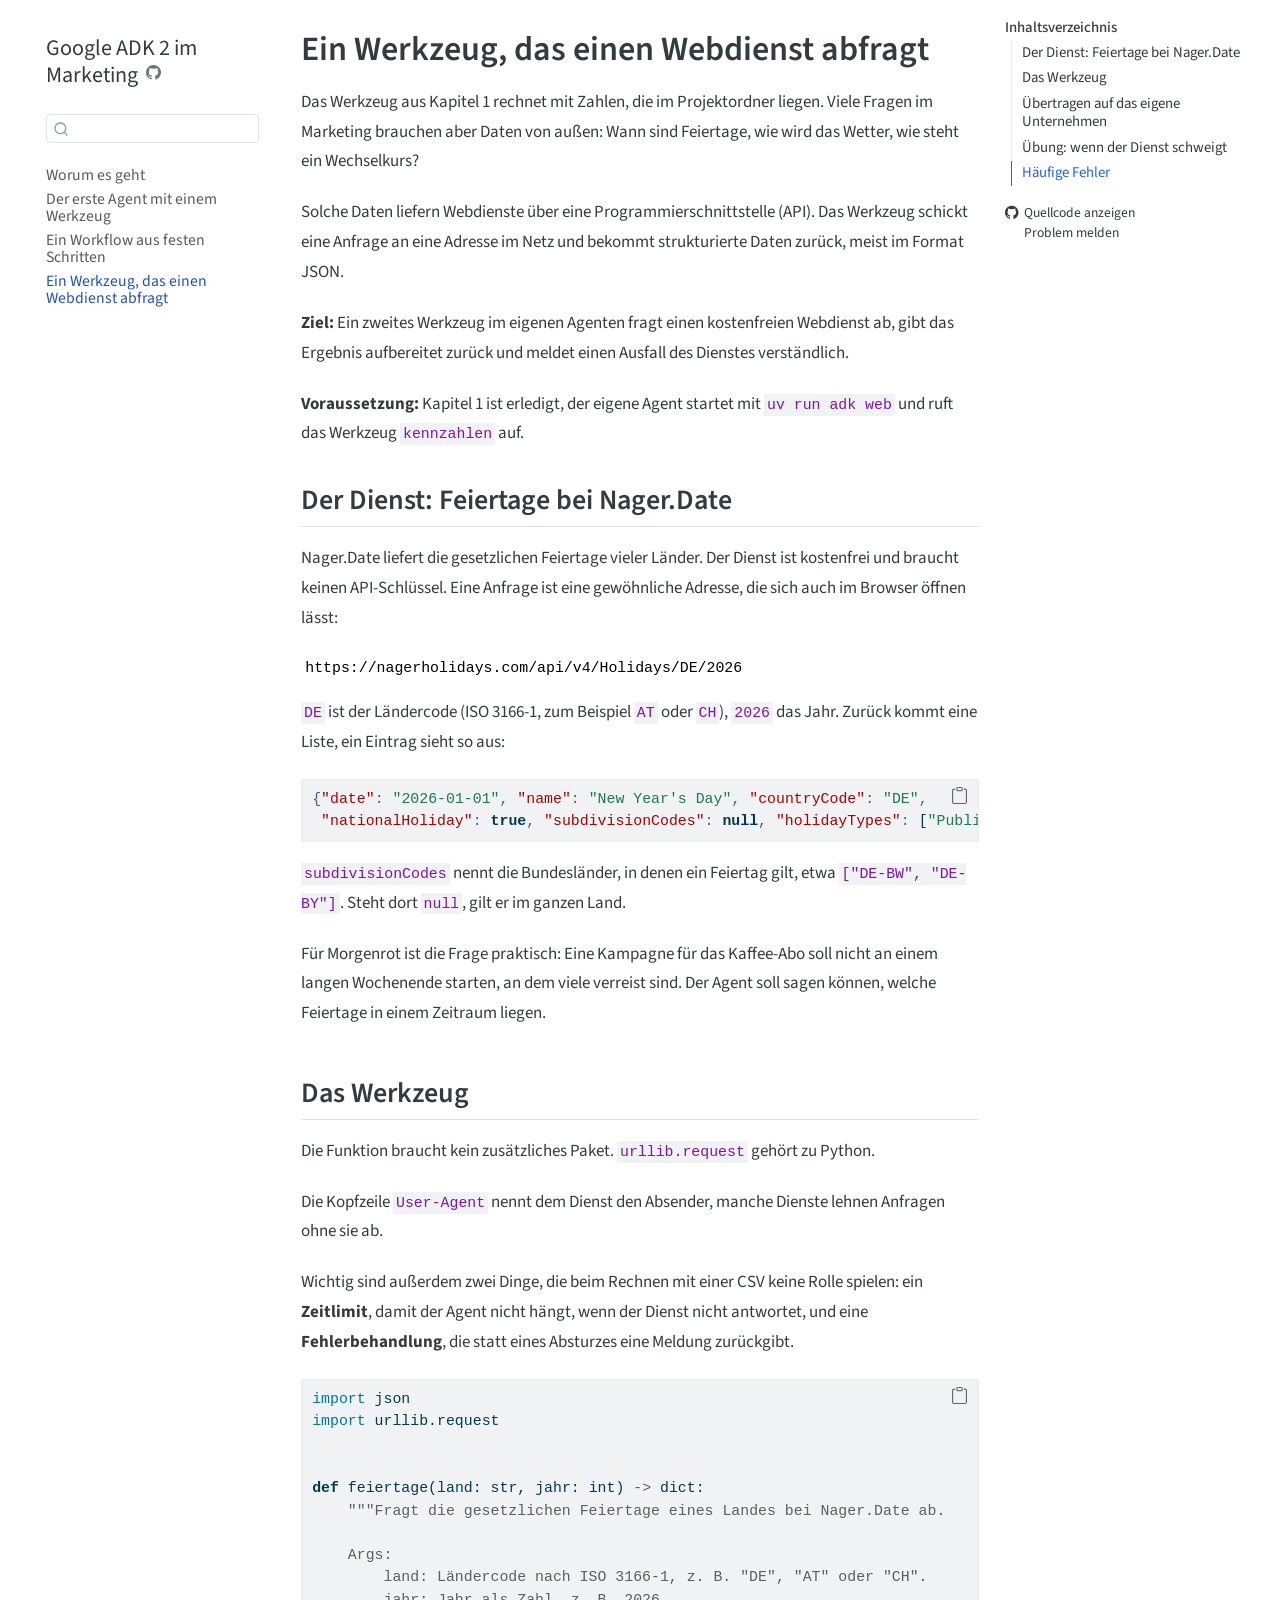
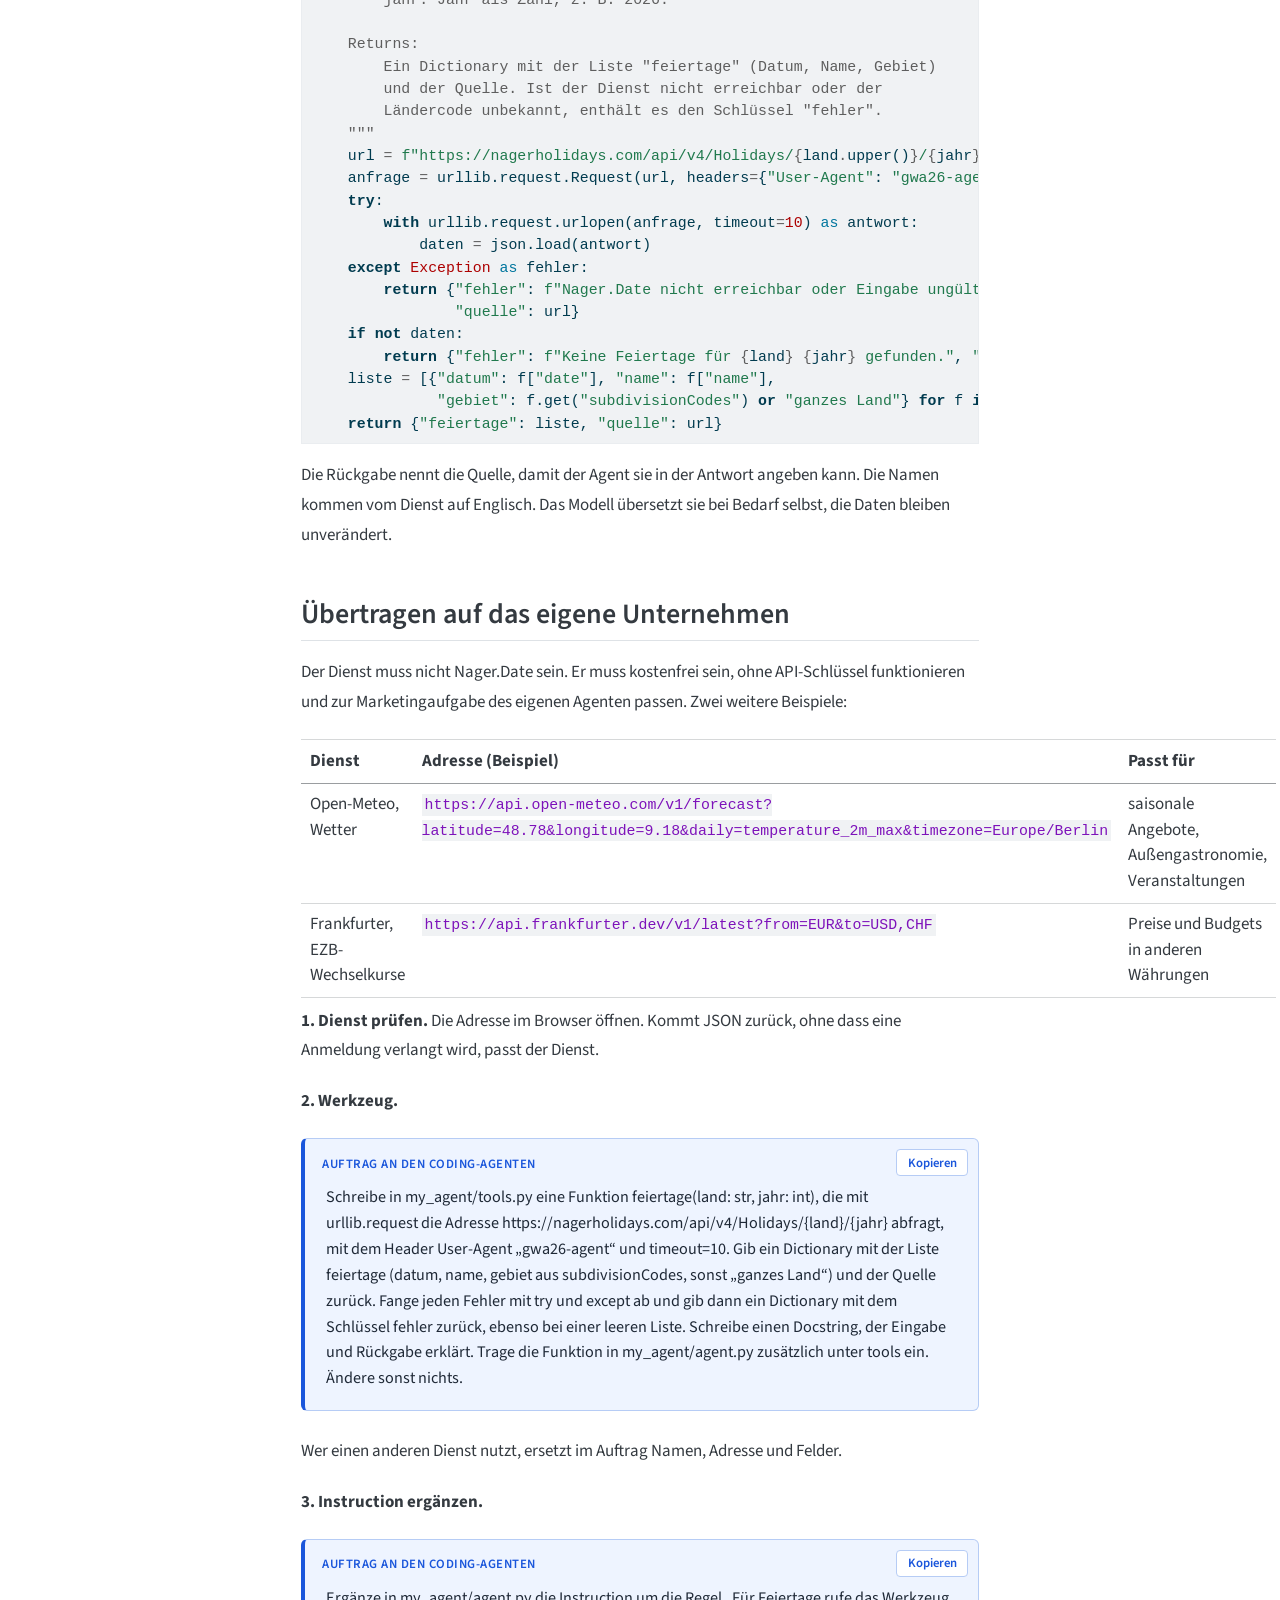
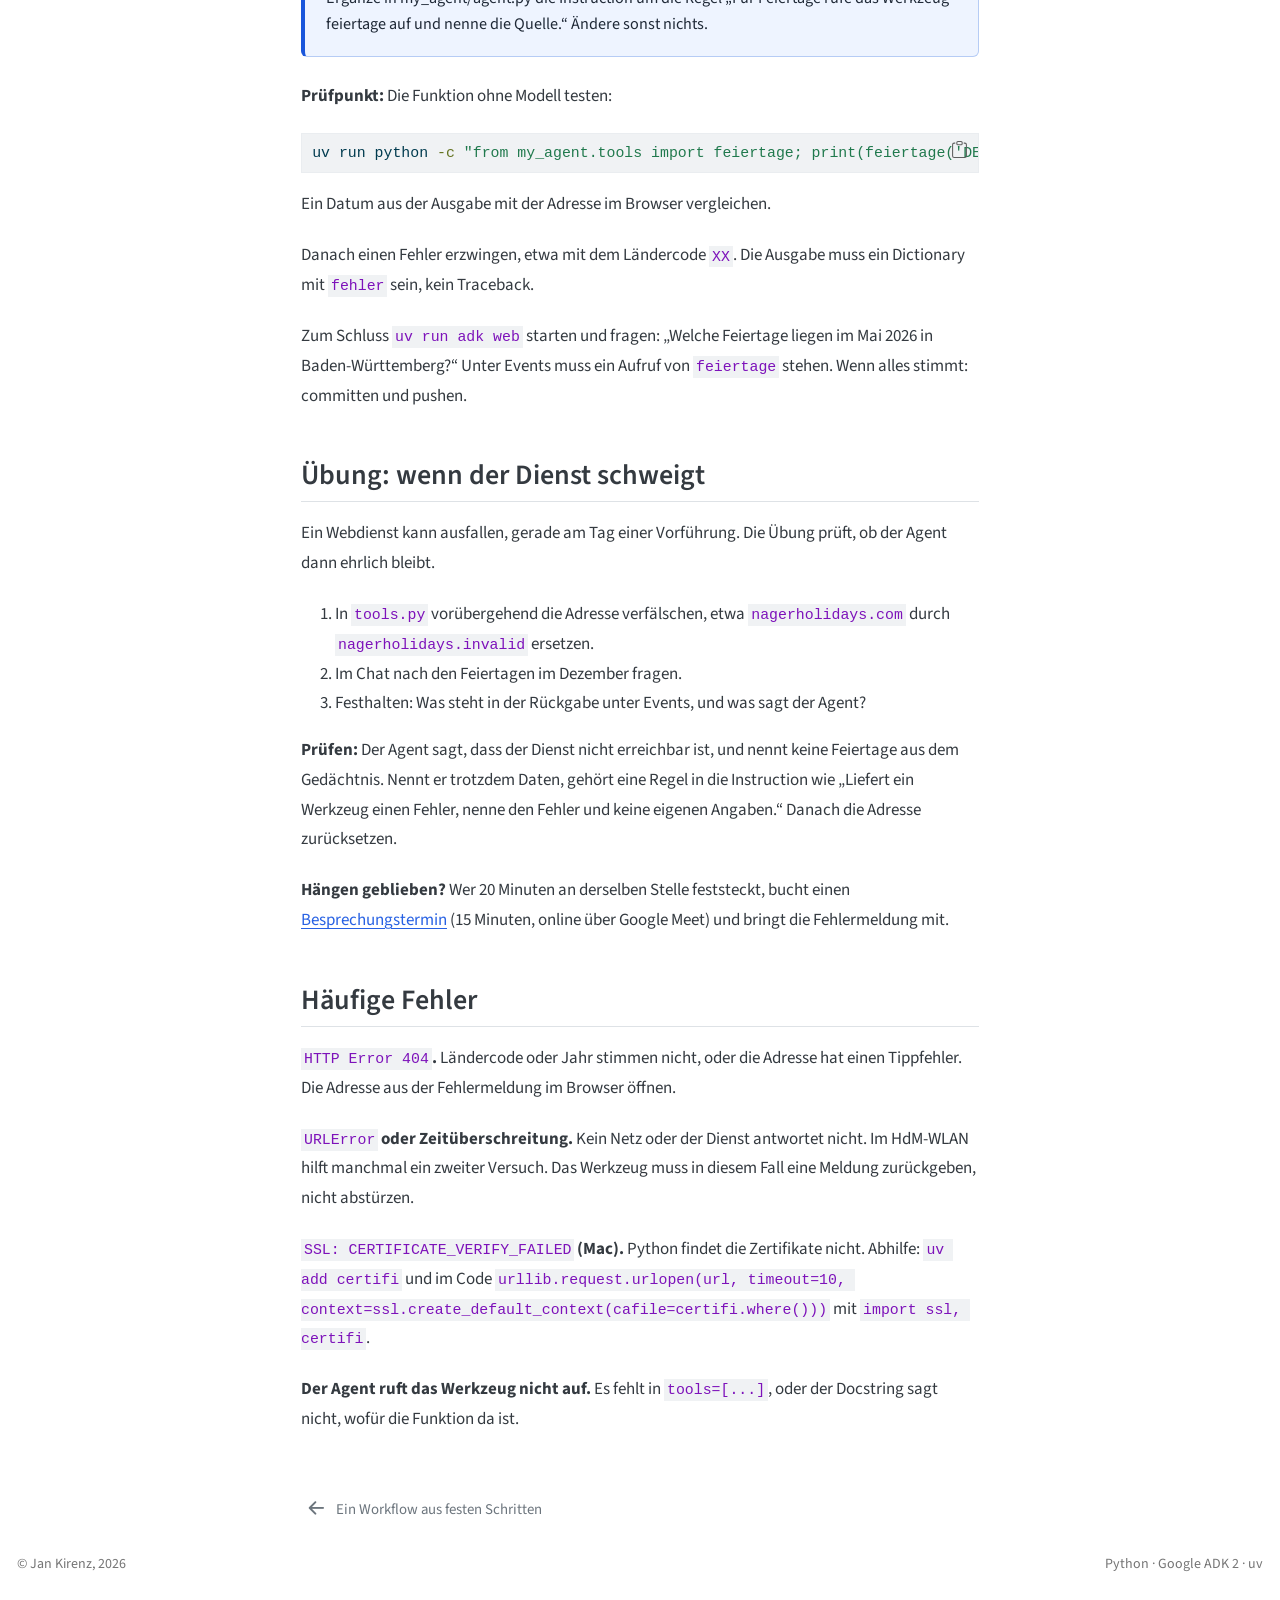
<file: kapitel/03-webdienst.html>
<!DOCTYPE html>
<html xmlns="http://www.w3.org/1999/xhtml" lang="de" xml:lang="de"><head>

<meta charset="utf-8">
<meta name="generator" content="quarto-1.8.27">

<meta name="viewport" content="width=device-width, initial-scale=1.0, user-scalable=yes">


<title>Ein Werkzeug, das einen Webdienst abfragt – Google ADK 2 im Marketing</title>
<style>
code{white-space: pre-wrap;}
span.smallcaps{font-variant: small-caps;}
div.columns{display: flex; gap: min(4vw, 1.5em);}
div.column{flex: auto; overflow-x: auto;}
div.hanging-indent{margin-left: 1.5em; text-indent: -1.5em;}
ul.task-list{list-style: none;}
ul.task-list li input[type="checkbox"] {
  width: 0.8em;
  margin: 0 0.8em 0.2em -1em; /* quarto-specific, see https://github.com/quarto-dev/quarto-cli/issues/4556 */ 
  vertical-align: middle;
}
/* CSS for syntax highlighting */
html { -webkit-text-size-adjust: 100%; }
pre > code.sourceCode { white-space: pre; position: relative; }
pre > code.sourceCode > span { display: inline-block; line-height: 1.25; }
pre > code.sourceCode > span:empty { height: 1.2em; }
.sourceCode { overflow: visible; }
code.sourceCode > span { color: inherit; text-decoration: inherit; }
div.sourceCode { margin: 1em 0; }
pre.sourceCode { margin: 0; }
@media screen {
div.sourceCode { overflow: auto; }
}
@media print {
pre > code.sourceCode { white-space: pre-wrap; }
pre > code.sourceCode > span { text-indent: -5em; padding-left: 5em; }
}
pre.numberSource code
  { counter-reset: source-line 0; }
pre.numberSource code > span
  { position: relative; left: -4em; counter-increment: source-line; }
pre.numberSource code > span > a:first-child::before
  { content: counter(source-line);
    position: relative; left: -1em; text-align: right; vertical-align: baseline;
    border: none; display: inline-block;
    -webkit-touch-callout: none; -webkit-user-select: none;
    -khtml-user-select: none; -moz-user-select: none;
    -ms-user-select: none; user-select: none;
    padding: 0 4px; width: 4em;
  }
pre.numberSource { margin-left: 3em;  padding-left: 4px; }
div.sourceCode
  {   }
@media screen {
pre > code.sourceCode > span > a:first-child::before { text-decoration: underline; }
}
</style>


<script src="../site_libs/quarto-nav/quarto-nav.js"></script>
<script src="../site_libs/quarto-nav/headroom.min.js"></script>
<script src="../site_libs/clipboard/clipboard.min.js"></script>
<script src="../site_libs/quarto-search/autocomplete.umd.js"></script>
<script src="../site_libs/quarto-search/fuse.min.js"></script>
<script src="../site_libs/quarto-search/quarto-search.js"></script>
<meta name="quarto:offset" content="../">
<link href="../kapitel/02-workflow.html" rel="prev">
<script src="../site_libs/quarto-html/quarto.js" type="module"></script>
<script src="../site_libs/quarto-html/tabsets/tabsets.js" type="module"></script>
<script src="../site_libs/quarto-html/axe/axe-check.js" type="module"></script>
<script src="../site_libs/quarto-html/popper.min.js"></script>
<script src="../site_libs/quarto-html/tippy.umd.min.js"></script>
<script src="../site_libs/quarto-html/anchor.min.js"></script>
<link href="../site_libs/quarto-html/tippy.css" rel="stylesheet">
<link href="../site_libs/quarto-html/quarto-syntax-highlighting-ed96de9b727972fe78a7b5d16c58bf87.css" rel="stylesheet" id="quarto-text-highlighting-styles">
<script src="../site_libs/bootstrap/bootstrap.min.js"></script>
<link href="../site_libs/bootstrap/bootstrap-icons.css" rel="stylesheet">
<link href="../site_libs/bootstrap/bootstrap-5ea8f22911a6df30576a2a25a24cdd7a.min.css" rel="stylesheet" append-hash="true" id="quarto-bootstrap" data-mode="light">
<script id="quarto-search-options" type="application/json">{
  "location": "sidebar",
  "copy-button": false,
  "collapse-after": 3,
  "panel-placement": "start",
  "type": "textbox",
  "limit": 50,
  "keyboard-shortcut": [
    "f",
    "/",
    "s"
  ],
  "show-item-context": false,
  "language": {
    "search-no-results-text": "Keine Treffer",
    "search-matching-documents-text": "Treffer",
    "search-copy-link-title": "Link in die Suche kopieren",
    "search-hide-matches-text": "Zusätzliche Treffer verbergen",
    "search-more-match-text": "weitere Treffer in diesem Dokument",
    "search-more-matches-text": "weitere Treffer in diesem Dokument",
    "search-clear-button-title": "Zurücksetzen",
    "search-text-placeholder": "",
    "search-detached-cancel-button-title": "Abbrechen",
    "search-submit-button-title": "Abschicken",
    "search-label": "Suchen"
  }
}</script>


<link rel="stylesheet" href="../styles.css">
</head>

<body class="nav-sidebar floating quarto-light">

<div id="quarto-search-results"></div>
  <header id="quarto-header" class="headroom fixed-top">
  <nav class="quarto-secondary-nav">
    <div class="container-fluid d-flex">
      <button type="button" class="quarto-btn-toggle btn" data-bs-toggle="collapse" role="button" data-bs-target=".quarto-sidebar-collapse-item" aria-controls="quarto-sidebar" aria-expanded="false" aria-label="Seitenleiste umschalten" onclick="if (window.quartoToggleHeadroom) { window.quartoToggleHeadroom(); }">
        <i class="bi bi-layout-text-sidebar-reverse"></i>
      </button>
        <nav class="quarto-page-breadcrumbs" aria-label="breadcrumb"><ol class="breadcrumb"><li class="breadcrumb-item"><a href="../kapitel/03-webdienst.html"><span class="chapter-title">Ein Werkzeug, das einen Webdienst abfragt</span></a></li></ol></nav>
        <a class="flex-grow-1" role="navigation" data-bs-toggle="collapse" data-bs-target=".quarto-sidebar-collapse-item" aria-controls="quarto-sidebar" aria-expanded="false" aria-label="Seitenleiste umschalten" onclick="if (window.quartoToggleHeadroom) { window.quartoToggleHeadroom(); }">      
        </a>
      <button type="button" class="btn quarto-search-button" aria-label="Suchen" onclick="window.quartoOpenSearch();">
        <i class="bi bi-search"></i>
      </button>
    </div>
  </nav>
</header>
<!-- content -->
<div id="quarto-content" class="quarto-container page-columns page-rows-contents page-layout-article">
<!-- sidebar -->
  <nav id="quarto-sidebar" class="sidebar collapse collapse-horizontal quarto-sidebar-collapse-item sidebar-navigation floating overflow-auto">
    <div class="pt-lg-2 mt-2 text-left sidebar-header">
    <div class="sidebar-title mb-0 py-0">
      <a href="../">Google ADK 2 im Marketing</a> 
        <div class="sidebar-tools-main">
    <a href="https://github.com/kirenz/google-adk-2-marketing" title="Quellcode" class="quarto-navigation-tool px-1" aria-label="Quellcode"><i class="bi bi-github"></i></a>
</div>
    </div>
      </div>
        <div class="mt-2 flex-shrink-0 align-items-center">
        <div class="sidebar-search">
        <div id="quarto-search" class="" title="Suchen"></div>
        </div>
        </div>
    <div class="sidebar-menu-container"> 
    <ul class="list-unstyled mt-1">
        <li class="sidebar-item">
  <div class="sidebar-item-container"> 
  <a href="../index.html" class="sidebar-item-text sidebar-link">
 <span class="menu-text">Worum es geht</span></a>
  </div>
</li>
        <li class="sidebar-item">
  <div class="sidebar-item-container"> 
  <a href="../kapitel/01-erster-agent.html" class="sidebar-item-text sidebar-link"><span class="chapter-title">Der erste Agent mit einem Werkzeug</span></a>
  </div>
</li>
        <li class="sidebar-item">
  <div class="sidebar-item-container"> 
  <a href="../kapitel/02-workflow.html" class="sidebar-item-text sidebar-link"><span class="chapter-title">Ein Workflow aus festen Schritten</span></a>
  </div>
</li>
        <li class="sidebar-item">
  <div class="sidebar-item-container"> 
  <a href="../kapitel/03-webdienst.html" class="sidebar-item-text sidebar-link active"><span class="chapter-title">Ein Werkzeug, das einen Webdienst abfragt</span></a>
  </div>
</li>
    </ul>
    </div>
</nav>
<div id="quarto-sidebar-glass" class="quarto-sidebar-collapse-item" data-bs-toggle="collapse" data-bs-target=".quarto-sidebar-collapse-item"></div>
<!-- margin-sidebar -->
    <div id="quarto-margin-sidebar" class="sidebar margin-sidebar">
        <nav id="TOC" role="doc-toc" class="toc-active">
    <h2 id="toc-title">Inhaltsverzeichnis</h2>
   
  <ul>
  <li><a href="#der-dienst-feiertage-bei-nager.date" id="toc-der-dienst-feiertage-bei-nager.date" class="nav-link active" data-scroll-target="#der-dienst-feiertage-bei-nager.date">Der Dienst: Feiertage bei Nager.Date</a></li>
  <li><a href="#das-werkzeug" id="toc-das-werkzeug" class="nav-link" data-scroll-target="#das-werkzeug">Das Werkzeug</a></li>
  <li><a href="#übertragen-auf-das-eigene-unternehmen" id="toc-übertragen-auf-das-eigene-unternehmen" class="nav-link" data-scroll-target="#übertragen-auf-das-eigene-unternehmen">Übertragen auf das eigene Unternehmen</a></li>
  <li><a href="#übung-wenn-der-dienst-schweigt" id="toc-übung-wenn-der-dienst-schweigt" class="nav-link" data-scroll-target="#übung-wenn-der-dienst-schweigt">Übung: wenn der Dienst schweigt</a></li>
  <li><a href="#häufige-fehler" id="toc-häufige-fehler" class="nav-link" data-scroll-target="#häufige-fehler">Häufige Fehler</a></li>
  </ul>
<div class="toc-actions"><ul><li><a href="https://github.com/kirenz/google-adk-2-marketing/blob/main/kapitel/03-webdienst.qmd" class="toc-action"><i class="bi bi-github"></i>Quellcode anzeigen</a></li><li><a href="https://github.com/kirenz/google-adk-2-marketing/issues/new" class="toc-action"><i class="bi empty"></i>Problem melden</a></li></ul></div></nav>
    </div>
<!-- main -->
<main class="content" id="quarto-document-content">

<header id="title-block-header" class="quarto-title-block default">
<div class="quarto-title">
<h1 class="title"><span class="chapter-title">Ein Werkzeug, das einen Webdienst abfragt</span></h1>
</div>



<div class="quarto-title-meta">

    
  
    
  </div>
  


</header>


<p>Das Werkzeug aus Kapitel 1 rechnet mit Zahlen, die im Projektordner liegen. Viele Fragen im Marketing brauchen aber Daten von außen: Wann sind Feiertage, wie wird das Wetter, wie steht ein Wechselkurs?</p>
<p>Solche Daten liefern Webdienste über eine Programmierschnittstelle (API). Das Werkzeug schickt eine Anfrage an eine Adresse im Netz und bekommt strukturierte Daten zurück, meist im Format JSON.</p>
<p><strong>Ziel:</strong> Ein zweites Werkzeug im eigenen Agenten fragt einen kostenfreien Webdienst ab, gibt das Ergebnis aufbereitet zurück und meldet einen Ausfall des Dienstes verständlich.</p>
<p><strong>Voraussetzung:</strong> Kapitel 1 ist erledigt, der eigene Agent startet mit <code>uv run adk web</code> und ruft das Werkzeug <code>kennzahlen</code> auf.</p>
<section id="der-dienst-feiertage-bei-nager.date" class="level2">
<h2 class="anchored" data-anchor-id="der-dienst-feiertage-bei-nager.date">Der Dienst: Feiertage bei Nager.Date</h2>
<p>Nager.Date liefert die gesetzlichen Feiertage vieler Länder. Der Dienst ist kostenfrei und braucht keinen API-Schlüssel. Eine Anfrage ist eine gewöhnliche Adresse, die sich auch im Browser öffnen lässt:</p>
<pre class="text"><code>https://nagerholidays.com/api/v4/Holidays/DE/2026</code></pre>
<p><code>DE</code> ist der Ländercode (ISO 3166-1, zum Beispiel <code>AT</code> oder <code>CH</code>), <code>2026</code> das Jahr. Zurück kommt eine Liste, ein Eintrag sieht so aus:</p>
<div class="code-copy-outer-scaffold"><div class="sourceCode" id="cb2"><pre class="sourceCode json code-with-copy"><code class="sourceCode json"><span id="cb2-1"><a href="#cb2-1" aria-hidden="true" tabindex="-1"></a><span class="fu">{</span><span class="dt">"date"</span><span class="fu">:</span> <span class="st">"2026-01-01"</span><span class="fu">,</span> <span class="dt">"name"</span><span class="fu">:</span> <span class="st">"New Year's Day"</span><span class="fu">,</span> <span class="dt">"countryCode"</span><span class="fu">:</span> <span class="st">"DE"</span><span class="fu">,</span></span>
<span id="cb2-2"><a href="#cb2-2" aria-hidden="true" tabindex="-1"></a> <span class="dt">"nationalHoliday"</span><span class="fu">:</span> <span class="kw">true</span><span class="fu">,</span> <span class="dt">"subdivisionCodes"</span><span class="fu">:</span> <span class="kw">null</span><span class="fu">,</span> <span class="dt">"holidayTypes"</span><span class="fu">:</span> <span class="ot">[</span><span class="st">"Public"</span><span class="ot">]</span><span class="fu">}</span></span></code></pre></div><button title="In die Zwischenablage kopieren" class="code-copy-button"><i class="bi"></i></button></div>
<p><code>subdivisionCodes</code> nennt die Bundesländer, in denen ein Feiertag gilt, etwa <code>["DE-BW", "DE-BY"]</code>. Steht dort <code>null</code>, gilt er im ganzen Land.</p>
<p>Für Morgenrot ist die Frage praktisch: Eine Kampagne für das Kaffee-Abo soll nicht an einem langen Wochenende starten, an dem viele verreist sind. Der Agent soll sagen können, welche Feiertage in einem Zeitraum liegen.</p>
</section>
<section id="das-werkzeug" class="level2">
<h2 class="anchored" data-anchor-id="das-werkzeug">Das Werkzeug</h2>
<p>Die Funktion braucht kein zusätzliches Paket. <code>urllib.request</code> gehört zu Python.</p>
<p>Die Kopfzeile <code>User-Agent</code> nennt dem Dienst den Absender, manche Dienste lehnen Anfragen ohne sie ab.</p>
<p>Wichtig sind außerdem zwei Dinge, die beim Rechnen mit einer CSV keine Rolle spielen: ein <strong>Zeitlimit</strong>, damit der Agent nicht hängt, wenn der Dienst nicht antwortet, und eine <strong>Fehlerbehandlung</strong>, die statt eines Absturzes eine Meldung zurückgibt.</p>
<div class="code-copy-outer-scaffold"><div class="sourceCode" id="cb3"><pre class="sourceCode python code-with-copy"><code class="sourceCode python"><span id="cb3-1"><a href="#cb3-1" aria-hidden="true" tabindex="-1"></a><span class="im">import</span> json</span>
<span id="cb3-2"><a href="#cb3-2" aria-hidden="true" tabindex="-1"></a><span class="im">import</span> urllib.request</span>
<span id="cb3-3"><a href="#cb3-3" aria-hidden="true" tabindex="-1"></a></span>
<span id="cb3-4"><a href="#cb3-4" aria-hidden="true" tabindex="-1"></a></span>
<span id="cb3-5"><a href="#cb3-5" aria-hidden="true" tabindex="-1"></a><span class="kw">def</span> feiertage(land: <span class="bu">str</span>, jahr: <span class="bu">int</span>) <span class="op">-&gt;</span> <span class="bu">dict</span>:</span>
<span id="cb3-6"><a href="#cb3-6" aria-hidden="true" tabindex="-1"></a>    <span class="co">"""Fragt die gesetzlichen Feiertage eines Landes bei Nager.Date ab.</span></span>
<span id="cb3-7"><a href="#cb3-7" aria-hidden="true" tabindex="-1"></a></span>
<span id="cb3-8"><a href="#cb3-8" aria-hidden="true" tabindex="-1"></a><span class="co">    Args:</span></span>
<span id="cb3-9"><a href="#cb3-9" aria-hidden="true" tabindex="-1"></a><span class="co">        land: Ländercode nach ISO 3166-1, z. B. "DE", "AT" oder "CH".</span></span>
<span id="cb3-10"><a href="#cb3-10" aria-hidden="true" tabindex="-1"></a><span class="co">        jahr: Jahr als Zahl, z. B. 2026.</span></span>
<span id="cb3-11"><a href="#cb3-11" aria-hidden="true" tabindex="-1"></a></span>
<span id="cb3-12"><a href="#cb3-12" aria-hidden="true" tabindex="-1"></a><span class="co">    Returns:</span></span>
<span id="cb3-13"><a href="#cb3-13" aria-hidden="true" tabindex="-1"></a><span class="co">        Ein Dictionary mit der Liste "feiertage" (Datum, Name, Gebiet)</span></span>
<span id="cb3-14"><a href="#cb3-14" aria-hidden="true" tabindex="-1"></a><span class="co">        und der Quelle. Ist der Dienst nicht erreichbar oder der</span></span>
<span id="cb3-15"><a href="#cb3-15" aria-hidden="true" tabindex="-1"></a><span class="co">        Ländercode unbekannt, enthält es den Schlüssel "fehler".</span></span>
<span id="cb3-16"><a href="#cb3-16" aria-hidden="true" tabindex="-1"></a><span class="co">    """</span></span>
<span id="cb3-17"><a href="#cb3-17" aria-hidden="true" tabindex="-1"></a>    url <span class="op">=</span> <span class="ss">f"https://nagerholidays.com/api/v4/Holidays/</span><span class="sc">{</span>land<span class="sc">.</span>upper()<span class="sc">}</span><span class="ss">/</span><span class="sc">{</span>jahr<span class="sc">}</span><span class="ss">"</span></span>
<span id="cb3-18"><a href="#cb3-18" aria-hidden="true" tabindex="-1"></a>    anfrage <span class="op">=</span> urllib.request.Request(url, headers<span class="op">=</span>{<span class="st">"User-Agent"</span>: <span class="st">"gwa26-agent"</span>})</span>
<span id="cb3-19"><a href="#cb3-19" aria-hidden="true" tabindex="-1"></a>    <span class="cf">try</span>:</span>
<span id="cb3-20"><a href="#cb3-20" aria-hidden="true" tabindex="-1"></a>        <span class="cf">with</span> urllib.request.urlopen(anfrage, timeout<span class="op">=</span><span class="dv">10</span>) <span class="im">as</span> antwort:</span>
<span id="cb3-21"><a href="#cb3-21" aria-hidden="true" tabindex="-1"></a>            daten <span class="op">=</span> json.load(antwort)</span>
<span id="cb3-22"><a href="#cb3-22" aria-hidden="true" tabindex="-1"></a>    <span class="cf">except</span> <span class="pp">Exception</span> <span class="im">as</span> fehler:</span>
<span id="cb3-23"><a href="#cb3-23" aria-hidden="true" tabindex="-1"></a>        <span class="cf">return</span> {<span class="st">"fehler"</span>: <span class="ss">f"Nager.Date nicht erreichbar oder Eingabe ungültig: </span><span class="sc">{</span>fehler<span class="sc">}</span><span class="ss">"</span>,</span>
<span id="cb3-24"><a href="#cb3-24" aria-hidden="true" tabindex="-1"></a>                <span class="st">"quelle"</span>: url}</span>
<span id="cb3-25"><a href="#cb3-25" aria-hidden="true" tabindex="-1"></a>    <span class="cf">if</span> <span class="kw">not</span> daten:</span>
<span id="cb3-26"><a href="#cb3-26" aria-hidden="true" tabindex="-1"></a>        <span class="cf">return</span> {<span class="st">"fehler"</span>: <span class="ss">f"Keine Feiertage für </span><span class="sc">{</span>land<span class="sc">}</span><span class="ss"> </span><span class="sc">{</span>jahr<span class="sc">}</span><span class="ss"> gefunden."</span>, <span class="st">"quelle"</span>: url}</span>
<span id="cb3-27"><a href="#cb3-27" aria-hidden="true" tabindex="-1"></a>    liste <span class="op">=</span> [{<span class="st">"datum"</span>: f[<span class="st">"date"</span>], <span class="st">"name"</span>: f[<span class="st">"name"</span>],</span>
<span id="cb3-28"><a href="#cb3-28" aria-hidden="true" tabindex="-1"></a>              <span class="st">"gebiet"</span>: f.get(<span class="st">"subdivisionCodes"</span>) <span class="kw">or</span> <span class="st">"ganzes Land"</span>} <span class="cf">for</span> f <span class="kw">in</span> daten]</span>
<span id="cb3-29"><a href="#cb3-29" aria-hidden="true" tabindex="-1"></a>    <span class="cf">return</span> {<span class="st">"feiertage"</span>: liste, <span class="st">"quelle"</span>: url}</span></code></pre></div><button title="In die Zwischenablage kopieren" class="code-copy-button"><i class="bi"></i></button></div>
<p>Die Rückgabe nennt die Quelle, damit der Agent sie in der Antwort angeben kann. Die Namen kommen vom Dienst auf Englisch. Das Modell übersetzt sie bei Bedarf selbst, die Daten bleiben unverändert.</p>
</section>
<section id="übertragen-auf-das-eigene-unternehmen" class="level2">
<h2 class="anchored" data-anchor-id="übertragen-auf-das-eigene-unternehmen">Übertragen auf das eigene Unternehmen</h2>
<p>Der Dienst muss nicht Nager.Date sein. Er muss kostenfrei sein, ohne API-Schlüssel funktionieren und zur Marketingaufgabe des eigenen Agenten passen. Zwei weitere Beispiele:</p>
<table class="caption-top table">
<colgroup>
<col style="width: 33%">
<col style="width: 33%">
<col style="width: 33%">
</colgroup>
<thead>
<tr class="header">
<th>Dienst</th>
<th>Adresse (Beispiel)</th>
<th>Passt für</th>
</tr>
</thead>
<tbody>
<tr class="odd">
<td>Open-Meteo, Wetter</td>
<td><code>https://api.open-meteo.com/v1/forecast?latitude=48.78&amp;longitude=9.18&amp;daily=temperature_2m_max&amp;timezone=Europe/Berlin</code></td>
<td>saisonale Angebote, Außengastronomie, Veranstaltungen</td>
</tr>
<tr class="even">
<td>Frankfurter, EZB-Wechselkurse</td>
<td><code>https://api.frankfurter.dev/v1/latest?from=EUR&amp;to=USD,CHF</code></td>
<td>Preise und Budgets in anderen Währungen</td>
</tr>
</tbody>
</table>
<p><strong>1. Dienst prüfen.</strong> Die Adresse im Browser öffnen. Kommt JSON zurück, ohne dass eine Anmeldung verlangt wird, passt der Dienst.</p>
<p><strong>2. Werkzeug.</strong></p>
<pre class="text prompt"><code>Schreibe in my_agent/tools.py eine Funktion feiertage(land: str, jahr: int), die mit urllib.request die Adresse https://nagerholidays.com/api/v4/Holidays/{land}/{jahr} abfragt, mit dem Header User-Agent „gwa26-agent“ und timeout=10. Gib ein Dictionary mit der Liste feiertage (datum, name, gebiet aus subdivisionCodes, sonst „ganzes Land“) und der Quelle zurück. Fange jeden Fehler mit try und except ab und gib dann ein Dictionary mit dem Schlüssel fehler zurück, ebenso bei einer leeren Liste. Schreibe einen Docstring, der Eingabe und Rückgabe erklärt. Trage die Funktion in my_agent/agent.py zusätzlich unter tools ein. Ändere sonst nichts.</code></pre>
<p>Wer einen anderen Dienst nutzt, ersetzt im Auftrag Namen, Adresse und Felder.</p>
<p><strong>3. Instruction ergänzen.</strong></p>
<pre class="text prompt"><code>Ergänze in my_agent/agent.py die Instruction um die Regel „Für Feiertage rufe das Werkzeug feiertage auf und nenne die Quelle.“ Ändere sonst nichts.</code></pre>
<p><strong>Prüfpunkt:</strong> Die Funktion ohne Modell testen:</p>
<div class="code-copy-outer-scaffold"><div class="sourceCode" id="cb6"><pre class="sourceCode bash code-with-copy"><code class="sourceCode bash"><span id="cb6-1"><a href="#cb6-1" aria-hidden="true" tabindex="-1"></a><span class="ex">uv</span> run python <span class="at">-c</span> <span class="st">"from my_agent.tools import feiertage; print(feiertage('DE', 2026))"</span></span></code></pre></div><button title="In die Zwischenablage kopieren" class="code-copy-button"><i class="bi"></i></button></div>
<p>Ein Datum aus der Ausgabe mit der Adresse im Browser vergleichen.</p>
<p>Danach einen Fehler erzwingen, etwa mit dem Ländercode <code>XX</code>. Die Ausgabe muss ein Dictionary mit <code>fehler</code> sein, kein Traceback.</p>
<p>Zum Schluss <code>uv run adk web</code> starten und fragen: „Welche Feiertage liegen im Mai 2026 in Baden-Württemberg?“ Unter Events muss ein Aufruf von <code>feiertage</code> stehen. Wenn alles stimmt: committen und pushen.</p>
</section>
<section id="übung-wenn-der-dienst-schweigt" class="level2">
<h2 class="anchored" data-anchor-id="übung-wenn-der-dienst-schweigt">Übung: wenn der Dienst schweigt</h2>
<p>Ein Webdienst kann ausfallen, gerade am Tag einer Vorführung. Die Übung prüft, ob der Agent dann ehrlich bleibt.</p>
<ol type="1">
<li>In <code>tools.py</code> vorübergehend die Adresse verfälschen, etwa <code>nagerholidays.com</code> durch <code>nagerholidays.invalid</code> ersetzen.</li>
<li>Im Chat nach den Feiertagen im Dezember fragen.</li>
<li>Festhalten: Was steht in der Rückgabe unter Events, und was sagt der Agent?</li>
</ol>
<p><strong>Prüfen:</strong> Der Agent sagt, dass der Dienst nicht erreichbar ist, und nennt keine Feiertage aus dem Gedächtnis. Nennt er trotzdem Daten, gehört eine Regel in die Instruction wie „Liefert ein Werkzeug einen Fehler, nenne den Fehler und keine eigenen Angaben.“ Danach die Adresse zurücksetzen.</p>
<p><strong>Hängen geblieben?</strong> Wer 20 Minuten an derselben Stelle feststeckt, bucht einen <a href="https://calendar.google.com/calendar/appointments/schedules/AcZssZ0-Br2i3czDONX0VmA8fOW7ttU9xKOCCrxyWJr2KItZ9CI-EB-2F3IUIAyhdoL97wEMHfzMft3J">Besprechungstermin</a> (15 Minuten, online über Google Meet) und bringt die Fehlermeldung mit.</p>
</section>
<section id="häufige-fehler" class="level2">
<h2 class="anchored" data-anchor-id="häufige-fehler">Häufige Fehler</h2>
<p><strong><code>HTTP Error 404</code>.</strong> Ländercode oder Jahr stimmen nicht, oder die Adresse hat einen Tippfehler. Die Adresse aus der Fehlermeldung im Browser öffnen.</p>
<p><strong><code>URLError</code> oder Zeitüberschreitung.</strong> Kein Netz oder der Dienst antwortet nicht. Im HdM-WLAN hilft manchmal ein zweiter Versuch. Das Werkzeug muss in diesem Fall eine Meldung zurückgeben, nicht abstürzen.</p>
<p><strong><code>SSL: CERTIFICATE_VERIFY_FAILED</code> (Mac).</strong> Python findet die Zertifikate nicht. Abhilfe: <code>uv add certifi</code> und im Code <code>urllib.request.urlopen(url, timeout=10, context=ssl.create_default_context(cafile=certifi.where()))</code> mit <code>import ssl, certifi</code>.</p>
<p><strong>Der Agent ruft das Werkzeug nicht auf.</strong> Es fehlt in <code>tools=[...]</code>, oder der Docstring sagt nicht, wofür die Funktion da ist.</p>


</section>

</main> <!-- /main -->
<script>
document.addEventListener("DOMContentLoaded", function () {
  document.querySelectorAll("pre.prompt").forEach(function (pre) {
    var knopf = document.createElement("button");
    knopf.type = "button";
    knopf.className = "prompt-copy";
    knopf.textContent = "Kopieren";
    knopf.addEventListener("click", function () {
      var text = pre.querySelector("code").innerText;
      navigator.clipboard.writeText(text).then(function () {
        knopf.textContent = "Kopiert";
        setTimeout(function () { knopf.textContent = "Kopieren"; }, 1500);
      });
    });
    pre.appendChild(knopf);
  });
});
</script>
<script id="quarto-html-after-body" type="application/javascript">
  window.document.addEventListener("DOMContentLoaded", function (event) {
    const icon = "";
    const anchorJS = new window.AnchorJS();
    anchorJS.options = {
      placement: 'right',
      icon: icon
    };
    anchorJS.add('.anchored');
    const isCodeAnnotation = (el) => {
      for (const clz of el.classList) {
        if (clz.startsWith('code-annotation-')) {                     
          return true;
        }
      }
      return false;
    }
    const onCopySuccess = function(e) {
      // button target
      const button = e.trigger;
      // don't keep focus
      button.blur();
      // flash "checked"
      button.classList.add('code-copy-button-checked');
      var currentTitle = button.getAttribute("title");
      button.setAttribute("title", "Kopiert");
      let tooltip;
      if (window.bootstrap) {
        button.setAttribute("data-bs-toggle", "tooltip");
        button.setAttribute("data-bs-placement", "left");
        button.setAttribute("data-bs-title", "Kopiert");
        tooltip = new bootstrap.Tooltip(button, 
          { trigger: "manual", 
            customClass: "code-copy-button-tooltip",
            offset: [0, -8]});
        tooltip.show();    
      }
      setTimeout(function() {
        if (tooltip) {
          tooltip.hide();
          button.removeAttribute("data-bs-title");
          button.removeAttribute("data-bs-toggle");
          button.removeAttribute("data-bs-placement");
        }
        button.setAttribute("title", currentTitle);
        button.classList.remove('code-copy-button-checked');
      }, 1000);
      // clear code selection
      e.clearSelection();
    }
    const getTextToCopy = function(trigger) {
      const outerScaffold = trigger.parentElement.cloneNode(true);
      const codeEl = outerScaffold.querySelector('code');
      for (const childEl of codeEl.children) {
        if (isCodeAnnotation(childEl)) {
          childEl.remove();
        }
      }
      return codeEl.innerText;
    }
    const clipboard = new window.ClipboardJS('.code-copy-button:not([data-in-quarto-modal])', {
      text: getTextToCopy
    });
    clipboard.on('success', onCopySuccess);
    if (window.document.getElementById('quarto-embedded-source-code-modal')) {
      const clipboardModal = new window.ClipboardJS('.code-copy-button[data-in-quarto-modal]', {
        text: getTextToCopy,
        container: window.document.getElementById('quarto-embedded-source-code-modal')
      });
      clipboardModal.on('success', onCopySuccess);
    }
      var localhostRegex = new RegExp(/^(?:http|https):\/\/localhost\:?[0-9]*\//);
      var mailtoRegex = new RegExp(/^mailto:/);
        var filterRegex = new RegExp('/' + window.location.host + '/');
      var isInternal = (href) => {
          return filterRegex.test(href) || localhostRegex.test(href) || mailtoRegex.test(href);
      }
      // Inspect non-navigation links and adorn them if external
     var links = window.document.querySelectorAll('a[href]:not(.nav-link):not(.navbar-brand):not(.toc-action):not(.sidebar-link):not(.sidebar-item-toggle):not(.pagination-link):not(.no-external):not([aria-hidden]):not(.dropdown-item):not(.quarto-navigation-tool):not(.about-link)');
      for (var i=0; i<links.length; i++) {
        const link = links[i];
        if (!isInternal(link.href)) {
          // undo the damage that might have been done by quarto-nav.js in the case of
          // links that we want to consider external
          if (link.dataset.originalHref !== undefined) {
            link.href = link.dataset.originalHref;
          }
        }
      }
    function tippyHover(el, contentFn, onTriggerFn, onUntriggerFn) {
      const config = {
        allowHTML: true,
        maxWidth: 500,
        delay: 100,
        arrow: false,
        appendTo: function(el) {
            return el.parentElement;
        },
        interactive: true,
        interactiveBorder: 10,
        theme: 'quarto',
        placement: 'bottom-start',
      };
      if (contentFn) {
        config.content = contentFn;
      }
      if (onTriggerFn) {
        config.onTrigger = onTriggerFn;
      }
      if (onUntriggerFn) {
        config.onUntrigger = onUntriggerFn;
      }
      window.tippy(el, config); 
    }
    const noterefs = window.document.querySelectorAll('a[role="doc-noteref"]');
    for (var i=0; i<noterefs.length; i++) {
      const ref = noterefs[i];
      tippyHover(ref, function() {
        // use id or data attribute instead here
        let href = ref.getAttribute('data-footnote-href') || ref.getAttribute('href');
        try { href = new URL(href).hash; } catch {}
        const id = href.replace(/^#\/?/, "");
        const note = window.document.getElementById(id);
        if (note) {
          return note.innerHTML;
        } else {
          return "";
        }
      });
    }
    const xrefs = window.document.querySelectorAll('a.quarto-xref');
    const processXRef = (id, note) => {
      // Strip column container classes
      const stripColumnClz = (el) => {
        el.classList.remove("page-full", "page-columns");
        if (el.children) {
          for (const child of el.children) {
            stripColumnClz(child);
          }
        }
      }
      stripColumnClz(note)
      if (id === null || id.startsWith('sec-')) {
        // Special case sections, only their first couple elements
        const container = document.createElement("div");
        if (note.children && note.children.length > 2) {
          container.appendChild(note.children[0].cloneNode(true));
          for (let i = 1; i < note.children.length; i++) {
            const child = note.children[i];
            if (child.tagName === "P" && child.innerText === "") {
              continue;
            } else {
              container.appendChild(child.cloneNode(true));
              break;
            }
          }
          if (window.Quarto?.typesetMath) {
            window.Quarto.typesetMath(container);
          }
          return container.innerHTML
        } else {
          if (window.Quarto?.typesetMath) {
            window.Quarto.typesetMath(note);
          }
          return note.innerHTML;
        }
      } else {
        // Remove any anchor links if they are present
        const anchorLink = note.querySelector('a.anchorjs-link');
        if (anchorLink) {
          anchorLink.remove();
        }
        if (window.Quarto?.typesetMath) {
          window.Quarto.typesetMath(note);
        }
        if (note.classList.contains("callout")) {
          return note.outerHTML;
        } else {
          return note.innerHTML;
        }
      }
    }
    for (var i=0; i<xrefs.length; i++) {
      const xref = xrefs[i];
      tippyHover(xref, undefined, function(instance) {
        instance.disable();
        let url = xref.getAttribute('href');
        let hash = undefined; 
        if (url.startsWith('#')) {
          hash = url;
        } else {
          try { hash = new URL(url).hash; } catch {}
        }
        if (hash) {
          const id = hash.replace(/^#\/?/, "");
          const note = window.document.getElementById(id);
          if (note !== null) {
            try {
              const html = processXRef(id, note.cloneNode(true));
              instance.setContent(html);
            } finally {
              instance.enable();
              instance.show();
            }
          } else {
            // See if we can fetch this
            fetch(url.split('#')[0])
            .then(res => res.text())
            .then(html => {
              const parser = new DOMParser();
              const htmlDoc = parser.parseFromString(html, "text/html");
              const note = htmlDoc.getElementById(id);
              if (note !== null) {
                const html = processXRef(id, note);
                instance.setContent(html);
              } 
            }).finally(() => {
              instance.enable();
              instance.show();
            });
          }
        } else {
          // See if we can fetch a full url (with no hash to target)
          // This is a special case and we should probably do some content thinning / targeting
          fetch(url)
          .then(res => res.text())
          .then(html => {
            const parser = new DOMParser();
            const htmlDoc = parser.parseFromString(html, "text/html");
            const note = htmlDoc.querySelector('main.content');
            if (note !== null) {
              // This should only happen for chapter cross references
              // (since there is no id in the URL)
              // remove the first header
              if (note.children.length > 0 && note.children[0].tagName === "HEADER") {
                note.children[0].remove();
              }
              const html = processXRef(null, note);
              instance.setContent(html);
            } 
          }).finally(() => {
            instance.enable();
            instance.show();
          });
        }
      }, function(instance) {
      });
    }
        let selectedAnnoteEl;
        const selectorForAnnotation = ( cell, annotation) => {
          let cellAttr = 'data-code-cell="' + cell + '"';
          let lineAttr = 'data-code-annotation="' +  annotation + '"';
          const selector = 'span[' + cellAttr + '][' + lineAttr + ']';
          return selector;
        }
        const selectCodeLines = (annoteEl) => {
          const doc = window.document;
          const targetCell = annoteEl.getAttribute("data-target-cell");
          const targetAnnotation = annoteEl.getAttribute("data-target-annotation");
          const annoteSpan = window.document.querySelector(selectorForAnnotation(targetCell, targetAnnotation));
          const lines = annoteSpan.getAttribute("data-code-lines").split(",");
          const lineIds = lines.map((line) => {
            return targetCell + "-" + line;
          })
          let top = null;
          let height = null;
          let parent = null;
          if (lineIds.length > 0) {
              //compute the position of the single el (top and bottom and make a div)
              const el = window.document.getElementById(lineIds[0]);
              top = el.offsetTop;
              height = el.offsetHeight;
              parent = el.parentElement.parentElement;
            if (lineIds.length > 1) {
              const lastEl = window.document.getElementById(lineIds[lineIds.length - 1]);
              const bottom = lastEl.offsetTop + lastEl.offsetHeight;
              height = bottom - top;
            }
            if (top !== null && height !== null && parent !== null) {
              // cook up a div (if necessary) and position it 
              let div = window.document.getElementById("code-annotation-line-highlight");
              if (div === null) {
                div = window.document.createElement("div");
                div.setAttribute("id", "code-annotation-line-highlight");
                div.style.position = 'absolute';
                parent.appendChild(div);
              }
              div.style.top = top - 2 + "px";
              div.style.height = height + 4 + "px";
              div.style.left = 0;
              let gutterDiv = window.document.getElementById("code-annotation-line-highlight-gutter");
              if (gutterDiv === null) {
                gutterDiv = window.document.createElement("div");
                gutterDiv.setAttribute("id", "code-annotation-line-highlight-gutter");
                gutterDiv.style.position = 'absolute';
                const codeCell = window.document.getElementById(targetCell);
                const gutter = codeCell.querySelector('.code-annotation-gutter');
                gutter.appendChild(gutterDiv);
              }
              gutterDiv.style.top = top - 2 + "px";
              gutterDiv.style.height = height + 4 + "px";
            }
            selectedAnnoteEl = annoteEl;
          }
        };
        const unselectCodeLines = () => {
          const elementsIds = ["code-annotation-line-highlight", "code-annotation-line-highlight-gutter"];
          elementsIds.forEach((elId) => {
            const div = window.document.getElementById(elId);
            if (div) {
              div.remove();
            }
          });
          selectedAnnoteEl = undefined;
        };
          // Handle positioning of the toggle
      window.addEventListener(
        "resize",
        throttle(() => {
          elRect = undefined;
          if (selectedAnnoteEl) {
            selectCodeLines(selectedAnnoteEl);
          }
        }, 10)
      );
      function throttle(fn, ms) {
      let throttle = false;
      let timer;
        return (...args) => {
          if(!throttle) { // first call gets through
              fn.apply(this, args);
              throttle = true;
          } else { // all the others get throttled
              if(timer) clearTimeout(timer); // cancel #2
              timer = setTimeout(() => {
                fn.apply(this, args);
                timer = throttle = false;
              }, ms);
          }
        };
      }
        // Attach click handler to the DT
        const annoteDls = window.document.querySelectorAll('dt[data-target-cell]');
        for (const annoteDlNode of annoteDls) {
          annoteDlNode.addEventListener('click', (event) => {
            const clickedEl = event.target;
            if (clickedEl !== selectedAnnoteEl) {
              unselectCodeLines();
              const activeEl = window.document.querySelector('dt[data-target-cell].code-annotation-active');
              if (activeEl) {
                activeEl.classList.remove('code-annotation-active');
              }
              selectCodeLines(clickedEl);
              clickedEl.classList.add('code-annotation-active');
            } else {
              // Unselect the line
              unselectCodeLines();
              clickedEl.classList.remove('code-annotation-active');
            }
          });
        }
    const findCites = (el) => {
      const parentEl = el.parentElement;
      if (parentEl) {
        const cites = parentEl.dataset.cites;
        if (cites) {
          return {
            el,
            cites: cites.split(' ')
          };
        } else {
          return findCites(el.parentElement)
        }
      } else {
        return undefined;
      }
    };
    var bibliorefs = window.document.querySelectorAll('a[role="doc-biblioref"]');
    for (var i=0; i<bibliorefs.length; i++) {
      const ref = bibliorefs[i];
      const citeInfo = findCites(ref);
      if (citeInfo) {
        tippyHover(citeInfo.el, function() {
          var popup = window.document.createElement('div');
          citeInfo.cites.forEach(function(cite) {
            var citeDiv = window.document.createElement('div');
            citeDiv.classList.add('hanging-indent');
            citeDiv.classList.add('csl-entry');
            var biblioDiv = window.document.getElementById('ref-' + cite);
            if (biblioDiv) {
              citeDiv.innerHTML = biblioDiv.innerHTML;
            }
            popup.appendChild(citeDiv);
          });
          return popup.innerHTML;
        });
      }
    }
  });
  </script>
<nav class="page-navigation">
  <div class="nav-page nav-page-previous">
      <a href="../kapitel/02-workflow.html" class="pagination-link" aria-label="Ein Workflow aus festen Schritten">
        <i class="bi bi-arrow-left-short"></i> <span class="nav-page-text"><span class="chapter-title">Ein Workflow aus festen Schritten</span></span>
      </a>          
  </div>
  <div class="nav-page nav-page-next">
  </div>
</nav>
</div> <!-- /content -->
<footer class="footer">
  <div class="nav-footer">
    <div class="nav-footer-left">
<p>© Jan Kirenz, 2026</p>
</div>   
    <div class="nav-footer-center">
      &nbsp;
    <div class="toc-actions d-sm-block d-md-none"><ul><li><a href="https://github.com/kirenz/google-adk-2-marketing/blob/main/kapitel/03-webdienst.qmd" class="toc-action"><i class="bi bi-github"></i>Quellcode anzeigen</a></li><li><a href="https://github.com/kirenz/google-adk-2-marketing/issues/new" class="toc-action"><i class="bi empty"></i>Problem melden</a></li></ul></div></div>
    <div class="nav-footer-right">
<p>Python · Google ADK 2 · uv</p>
</div>
  </div>
</footer>




</body></html>
</file>
<file: site_libs/quarto-html/tippy.css>
.tippy-box[data-animation=fade][data-state=hidden]{opacity:0}[data-tippy-root]{max-width:calc(100vw - 10px)}.tippy-box{position:relative;background-color:#333;color:#fff;border-radius:4px;font-size:14px;line-height:1.4;white-space:normal;outline:0;transition-property:transform,visibility,opacity}.tippy-box[data-placement^=top]>.tippy-arrow{bottom:0}.tippy-box[data-placement^=top]>.tippy-arrow:before{bottom:-7px;left:0;border-width:8px 8px 0;border-top-color:initial;transform-origin:center top}.tippy-box[data-placement^=bottom]>.tippy-arrow{top:0}.tippy-box[data-placement^=bottom]>.tippy-arrow:before{top:-7px;left:0;border-width:0 8px 8px;border-bottom-color:initial;transform-origin:center bottom}.tippy-box[data-placement^=left]>.tippy-arrow{right:0}.tippy-box[data-placement^=left]>.tippy-arrow:before{border-width:8px 0 8px 8px;border-left-color:initial;right:-7px;transform-origin:center left}.tippy-box[data-placement^=right]>.tippy-arrow{left:0}.tippy-box[data-placement^=right]>.tippy-arrow:before{left:-7px;border-width:8px 8px 8px 0;border-right-color:initial;transform-origin:center right}.tippy-box[data-inertia][data-state=visible]{transition-timing-function:cubic-bezier(.54,1.5,.38,1.11)}.tippy-arrow{width:16px;height:16px;color:#333}.tippy-arrow:before{content:"";position:absolute;border-color:transparent;border-style:solid}.tippy-content{position:relative;padding:5px 9px;z-index:1}
</file>
<file: site_libs/quarto-html/quarto-syntax-highlighting-ed96de9b727972fe78a7b5d16c58bf87.css>
/* quarto syntax highlight colors */
:root {
  --quarto-hl-ot-color: #003B4F;
  --quarto-hl-at-color: #657422;
  --quarto-hl-ss-color: #20794D;
  --quarto-hl-an-color: #5E5E5E;
  --quarto-hl-fu-color: #4758AB;
  --quarto-hl-st-color: #20794D;
  --quarto-hl-cf-color: #003B4F;
  --quarto-hl-op-color: #5E5E5E;
  --quarto-hl-er-color: #AD0000;
  --quarto-hl-bn-color: #AD0000;
  --quarto-hl-al-color: #AD0000;
  --quarto-hl-va-color: #111111;
  --quarto-hl-bu-color: inherit;
  --quarto-hl-ex-color: inherit;
  --quarto-hl-pp-color: #AD0000;
  --quarto-hl-in-color: #5E5E5E;
  --quarto-hl-vs-color: #20794D;
  --quarto-hl-wa-color: #5E5E5E;
  --quarto-hl-do-color: #5E5E5E;
  --quarto-hl-im-color: #00769E;
  --quarto-hl-ch-color: #20794D;
  --quarto-hl-dt-color: #AD0000;
  --quarto-hl-fl-color: #AD0000;
  --quarto-hl-co-color: #5E5E5E;
  --quarto-hl-cv-color: #5E5E5E;
  --quarto-hl-cn-color: #8f5902;
  --quarto-hl-sc-color: #5E5E5E;
  --quarto-hl-dv-color: #AD0000;
  --quarto-hl-kw-color: #003B4F;
}

/* other quarto variables */
:root {
  --quarto-font-monospace: SFMono-Regular, Menlo, Monaco, Consolas, "Liberation Mono", "Courier New", monospace;
}

/* syntax highlight based on Pandoc's rules */
pre > code.sourceCode > span {
  color: #003B4F;
}

code.sourceCode > span {
  color: #003B4F;
}

div.sourceCode,
div.sourceCode pre.sourceCode {
  color: #003B4F;
}

/* Normal */
code span {
  color: #003B4F;
}

/* Alert */
code span.al {
  color: #AD0000;
  font-style: inherit;
}

/* Annotation */
code span.an {
  color: #5E5E5E;
  font-style: inherit;
}

/* Attribute */
code span.at {
  color: #657422;
  font-style: inherit;
}

/* BaseN */
code span.bn {
  color: #AD0000;
  font-style: inherit;
}

/* BuiltIn */
code span.bu {
  font-style: inherit;
}

/* ControlFlow */
code span.cf {
  color: #003B4F;
  font-weight: bold;
  font-style: inherit;
}

/* Char */
code span.ch {
  color: #20794D;
  font-style: inherit;
}

/* Constant */
code span.cn {
  color: #8f5902;
  font-style: inherit;
}

/* Comment */
code span.co {
  color: #5E5E5E;
  font-style: inherit;
}

/* CommentVar */
code span.cv {
  color: #5E5E5E;
  font-style: italic;
}

/* Documentation */
code span.do {
  color: #5E5E5E;
  font-style: italic;
}

/* DataType */
code span.dt {
  color: #AD0000;
  font-style: inherit;
}

/* DecVal */
code span.dv {
  color: #AD0000;
  font-style: inherit;
}

/* Error */
code span.er {
  color: #AD0000;
  font-style: inherit;
}

/* Extension */
code span.ex {
  font-style: inherit;
}

/* Float */
code span.fl {
  color: #AD0000;
  font-style: inherit;
}

/* Function */
code span.fu {
  color: #4758AB;
  font-style: inherit;
}

/* Import */
code span.im {
  color: #00769E;
  font-style: inherit;
}

/* Information */
code span.in {
  color: #5E5E5E;
  font-style: inherit;
}

/* Keyword */
code span.kw {
  color: #003B4F;
  font-weight: bold;
  font-style: inherit;
}

/* Operator */
code span.op {
  color: #5E5E5E;
  font-style: inherit;
}

/* Other */
code span.ot {
  color: #003B4F;
  font-style: inherit;
}

/* Preprocessor */
code span.pp {
  color: #AD0000;
  font-style: inherit;
}

/* SpecialChar */
code span.sc {
  color: #5E5E5E;
  font-style: inherit;
}

/* SpecialString */
code span.ss {
  color: #20794D;
  font-style: inherit;
}

/* String */
code span.st {
  color: #20794D;
  font-style: inherit;
}

/* Variable */
code span.va {
  color: #111111;
  font-style: inherit;
}

/* VerbatimString */
code span.vs {
  color: #20794D;
  font-style: inherit;
}

/* Warning */
code span.wa {
  color: #5E5E5E;
  font-style: italic;
}

.prevent-inlining {
  content: "</";
}

/*# sourceMappingURL=0920dd6d7437995b8cdf7429764427b1.css.map */
</file>
<file: styles.css>
/* Fließtext luftiger */
main.content p,
main.content li {
  line-height: 1.75;
}
main.content p {
  margin-bottom: 1.25rem;
}
main.content h2 {
  margin-top: 2.75rem;
}
main.content h3 {
  margin-top: 2rem;
}

/* Prompt-Box: Auftrag an den Coding-Agenten, mit Kopierknopf */
pre.prompt {
  background: #eef4ff !important;
  border: 1px solid #b6ccf5;
  border-left: 4px solid #1a56db;
  border-radius: 6px;
  padding: 0.9rem 1rem 1rem 1rem !important;
  margin: 1rem 0 1.5rem;
}
pre.prompt::before {
  content: "Auftrag an den Coding-Agenten";
  display: block;
  font-family: var(--bs-body-font-family, system-ui, sans-serif);
  font-size: 0.75rem;
  font-weight: 600;
  letter-spacing: 0.04em;
  text-transform: uppercase;
  color: #1a56db;
  margin-bottom: 0.5rem;
}
pre.prompt,
pre.prompt code {
  white-space: pre-wrap !important;
  word-break: normal;
  overflow-wrap: anywhere;
  overflow-x: visible;
}
pre.prompt code {
  font-family: var(--bs-body-font-family, system-ui, sans-serif) !important;
  font-size: 0.95rem;
  line-height: 1.6;
  color: #1f2937;
}
div.sourceCode:has(> pre.prompt) {
  background: transparent;
  border: none;
}
pre.prompt {
  position: relative;
}
pre.prompt .prompt-copy {
  position: absolute;
  top: 0.6rem;
  right: 0.6rem;
  font: 600 0.75rem var(--bs-body-font-family, system-ui, sans-serif);
  color: #1a56db;
  background: #fff;
  border: 1px solid #b6ccf5;
  border-radius: 4px;
  padding: 0.2rem 0.6rem;
  cursor: pointer;
}
pre.prompt .prompt-copy:hover {
  background: #1a56db;
  color: #fff;
}
</file>
<file: site_libs/quarto-diagram/mermaid.css>
.mermaidTooltip {
  position: absolute;
  text-align: center;
  max-width: 200px;
  padding: 2px;
  font-family: "trebuchet ms", verdana, arial;
  font-size: 12px;
  background: #ffffde;
  border: 1px solid #aaaa33;
  border-radius: 2px;
  pointer-events: none;
  z-index: 1000;
}
</file>
